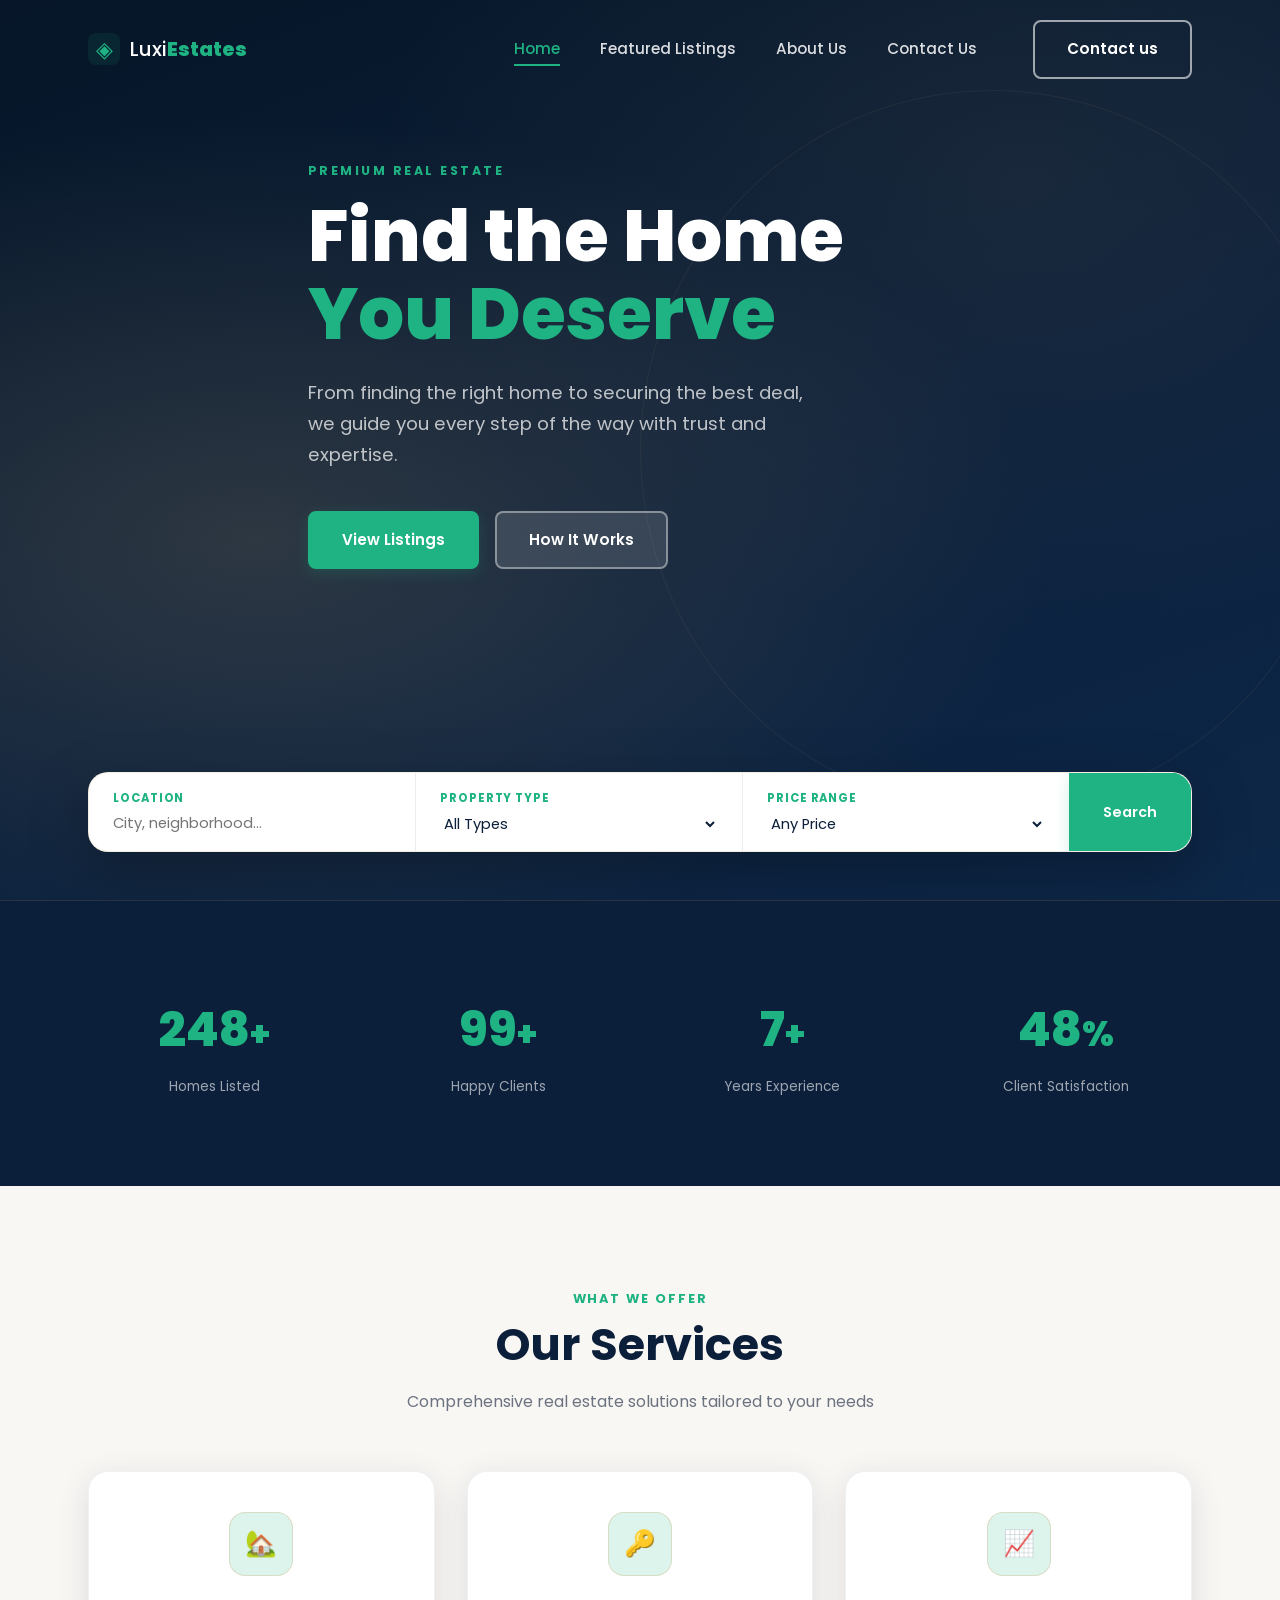
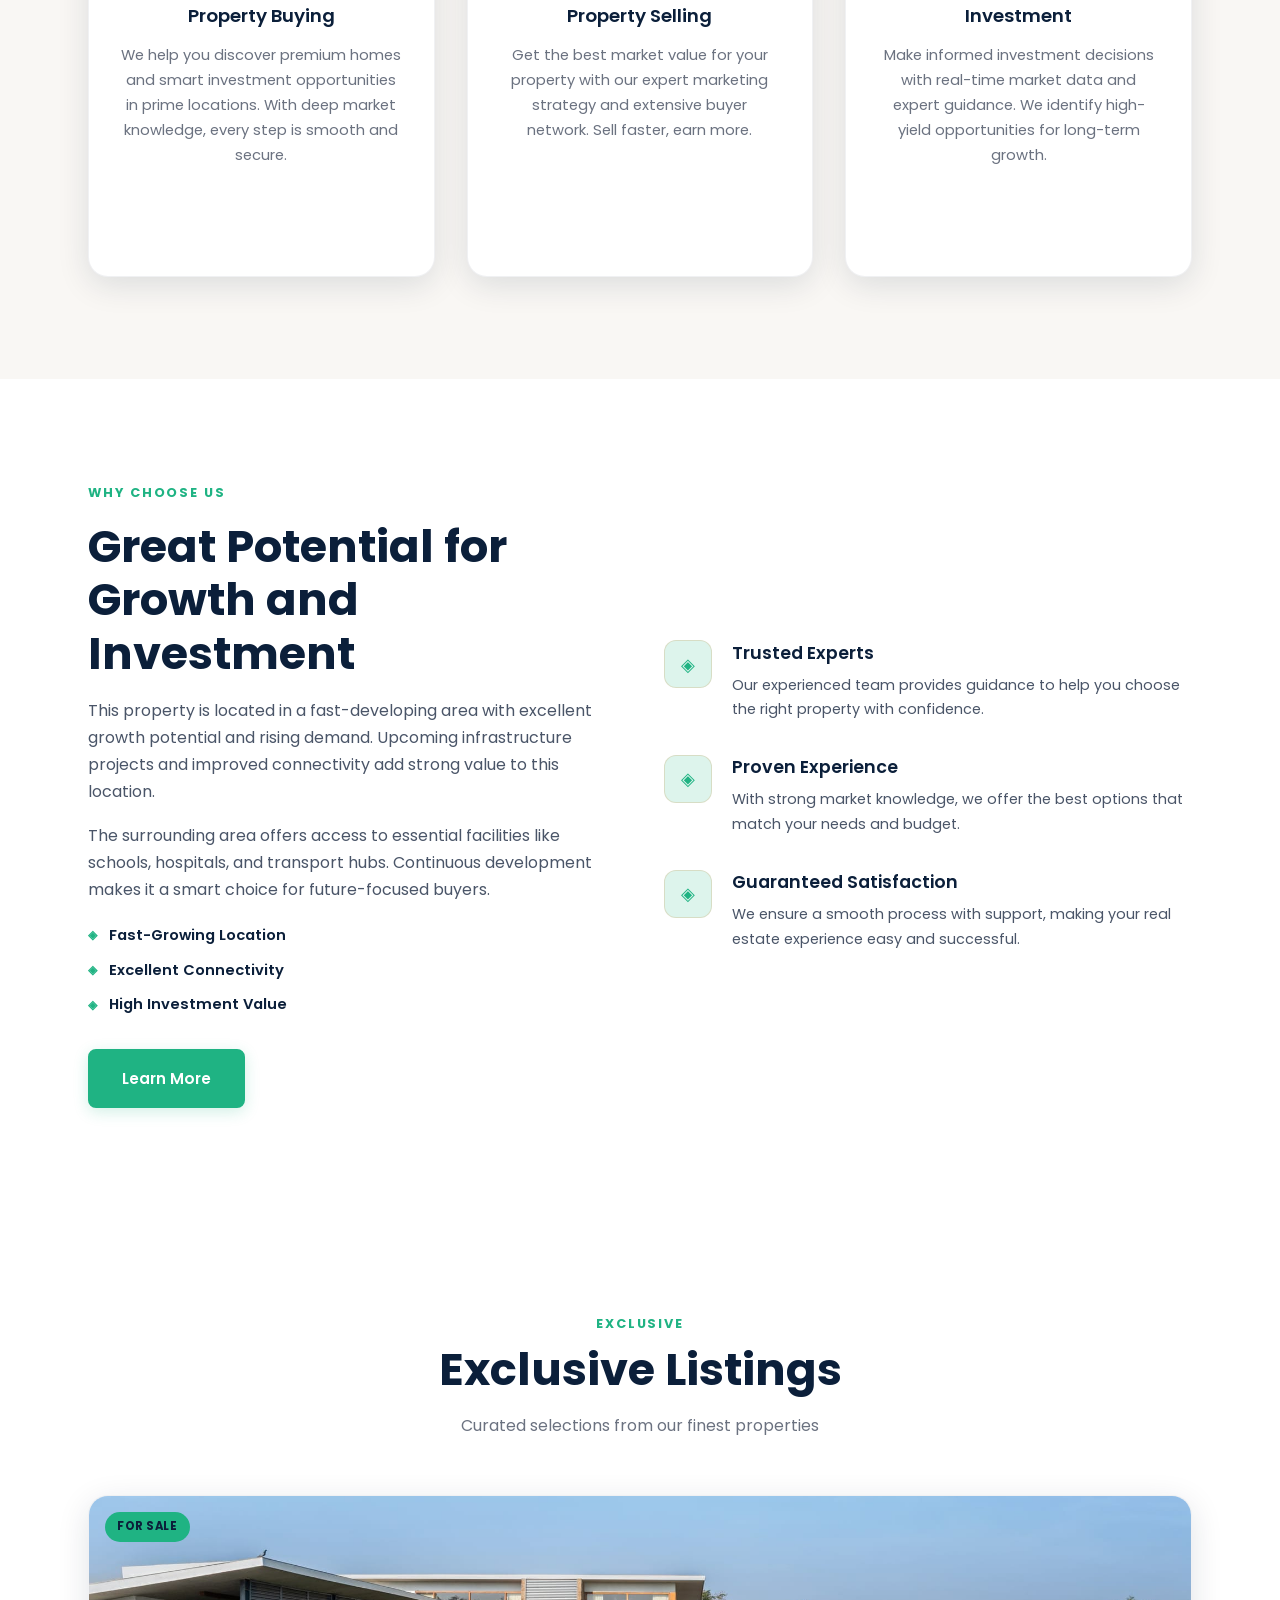
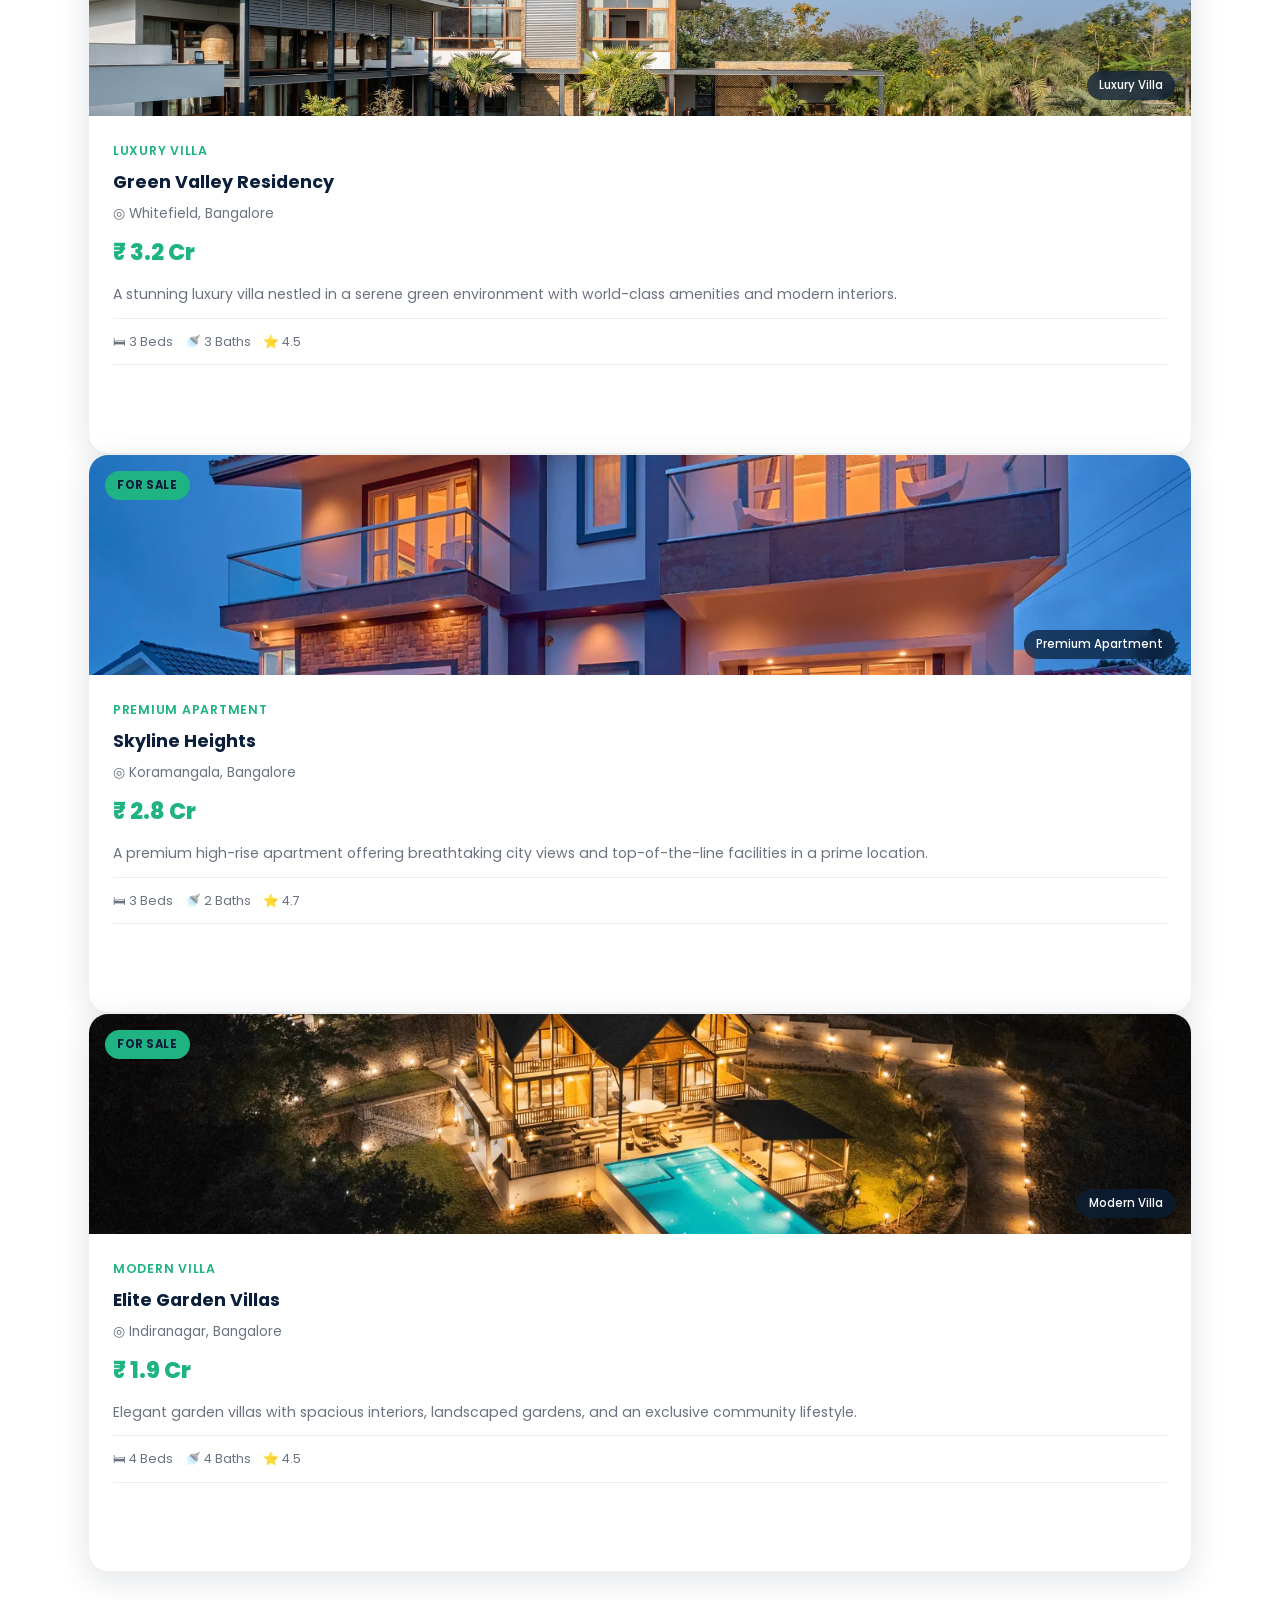
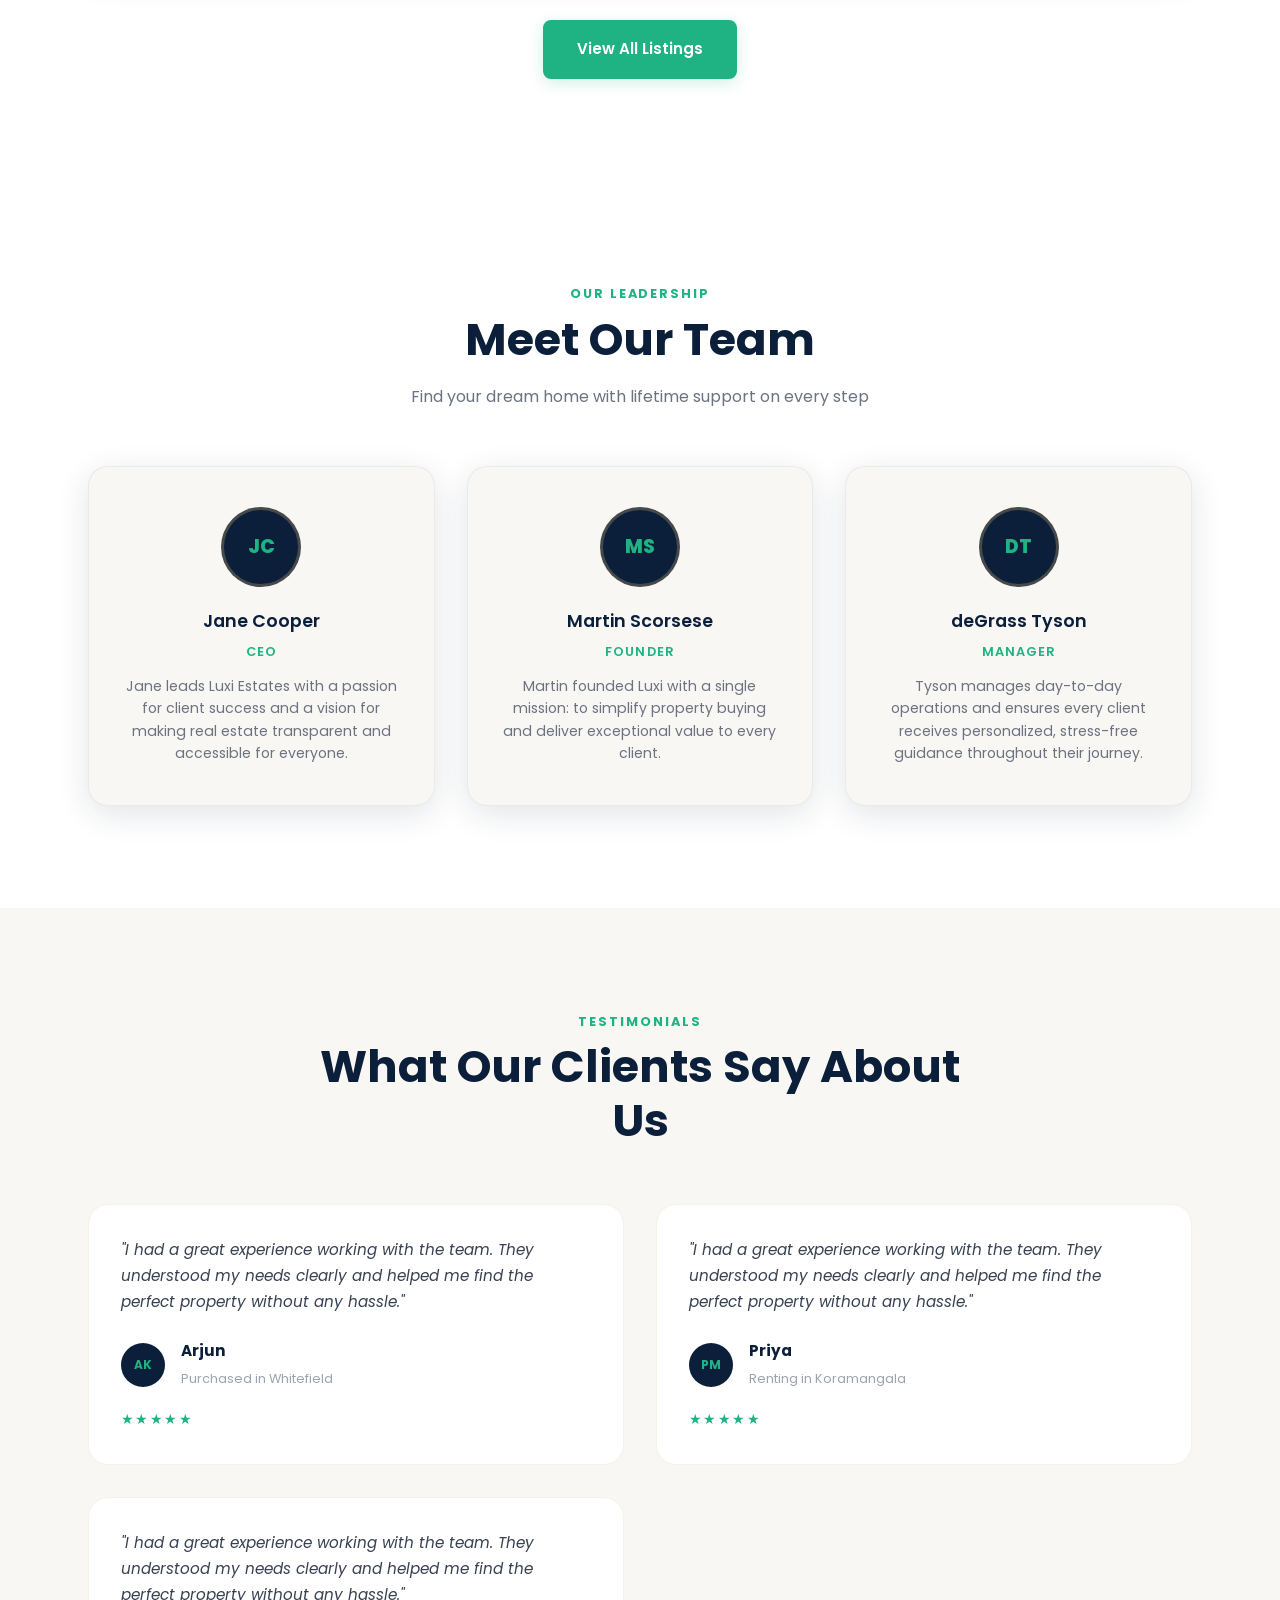
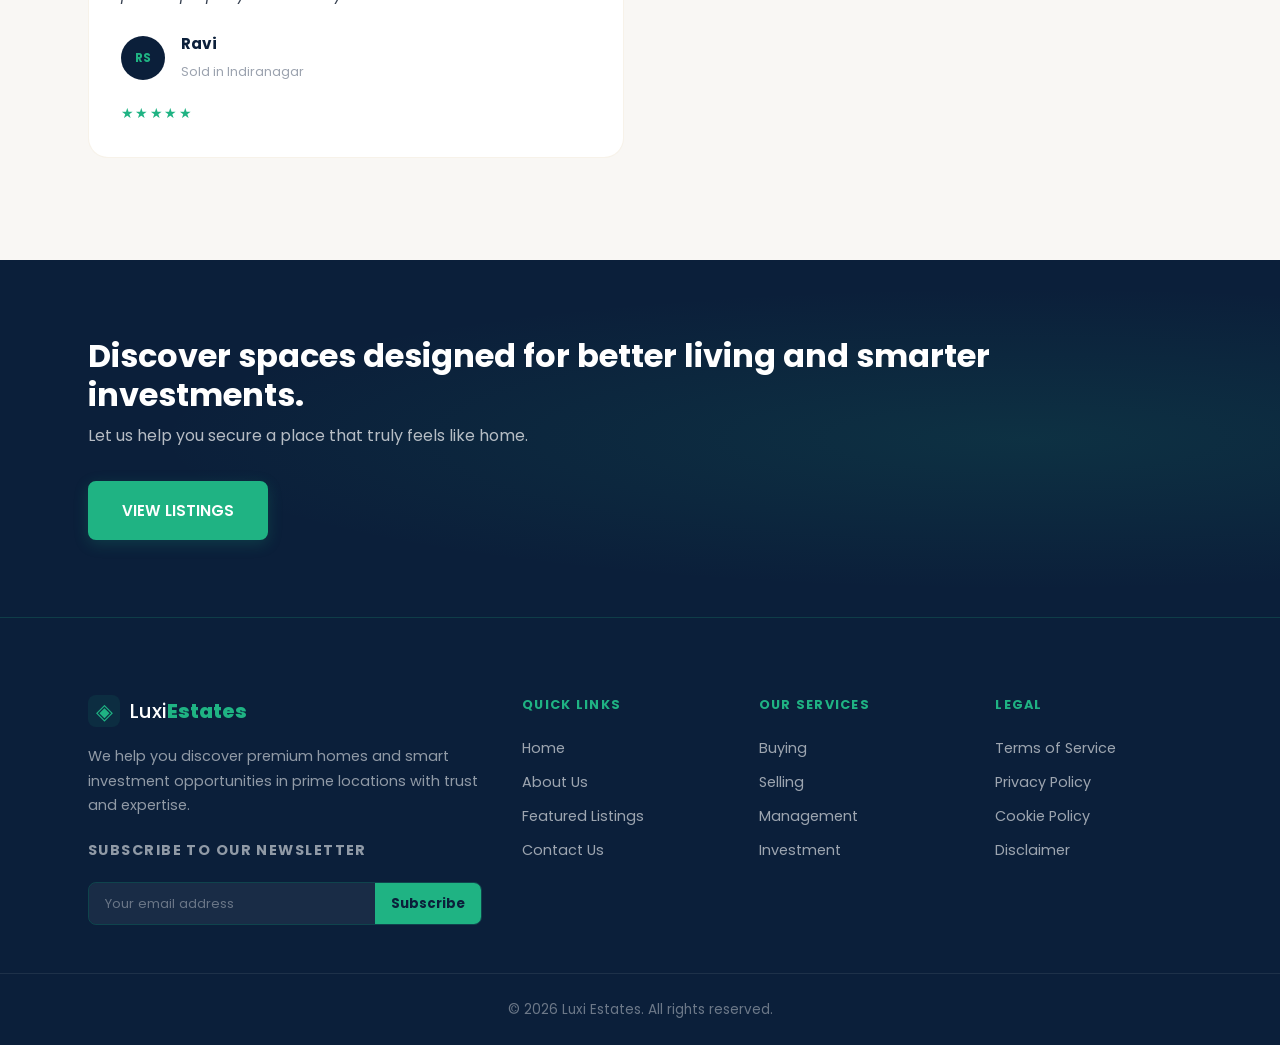
<file: index.html>
<!DOCTYPE html>
<html lang="en">
<head>
  <meta charset="UTF-8" />
  <meta name="viewport" content="width=device-width, initial-scale=1.0" />
  <title>Luxi Estates – Find Your Dream Home</title>
  <meta name="description" content="Discover premium real estate properties with Luxi Estates. Expert guidance for buying, selling, and investing in luxury homes." />
  <link rel="stylesheet" href="css/style.css" />
  <link rel="stylesheet" href="css/home.css" />
  <link href="https://fonts.googleapis.com/css2?family=Poppins:wght@300;400;500;600;700;800&display=swap" rel="stylesheet" />
</head>
<body>

  <!-- HEADER -->
  <header class="header" id="header">
    <div class="container header__inner">
      <a href="index.html" class="logo">
        <span class="logo__icon">◈</span>
        <span class="logo__text">Luxi<strong>Estates</strong></span>
      </a>
      <nav class="nav" id="nav">
        <a href="index.html" class="nav__link active">Home</a>
        <a href="listings.html" class="nav__link">Featured Listings</a>
        <a href="about.html" class="nav__link">About Us</a>
        <a href="contact.html" class="nav__link">Contact Us</a>
        <a href="contact.html" class="btn btn--outline nav__cta">Contact us</a>
      </nav>
      <button class="hamburger" id="hamburger" aria-label="Toggle menu">
        <span></span><span></span><span></span>
      </button>
    </div>
  </header>

  <!-- HERO -->
  <section class="home">
    <div class="homebg"></div>
    <div class="container homecontent">
      <p class="home__eyebrow">Premium Real Estate</p>
      <h1 class="home__title">Find the Home<br><em>You Deserve</em></h1>
      <p class="home__sub">From finding the right home to securing the best deal, we guide you every step of the way with trust and expertise.</p>
      <div class="home__actions">
        <a href="listings.html" class="btn btn--primary">View Listings</a>
        <a href="about.html" class="btn btn--ghost">How It Works</a>
      </div>
    </div>
    <div class="home__search">
      <div class="container">
        <form class="search-bar" onsubmit="handleSearch(event)">
          <div class="search-bar__group">
            <label>Location</label>
            <input type="text" placeholder="City, neighborhood..." />
          </div>
          <div class="search-bar__group">
            <label>Property Type</label>
            <select>
              <option>All Types</option>
              <option>Villa</option>
              <option>Apartment</option>
              <option>Penthouse</option>
              <option>Townhouse</option>
            </select>
          </div>
          <div class="search-bar__group">
            <label>Price Range</label>
            <select>
              <option>Any Price</option>
              <option>Under ₹50L</option>
              <option>₹50L – ₹1Cr</option>
              <option>₹1Cr – ₹3Cr</option>
              <option>Above ₹3Cr</option>
            </select>
          </div>
          <button type="submit" class="btn btn--primary search-bar__btn">Search</button>
        </form>
      </div>
    </div>
  </section>

  <!-- STATS -->
  <section class="stats">
    <div class="container stats__grid">
      <div class="stat-card fade-up">
        <span class="stat-card__num" data-target="500">0</span><span class="stat-card__suffix">+</span>
        <p>Homes Listed</p>
      </div>
      <div class="stat-card fade-up">
        <span class="stat-card__num" data-target="200">0</span><span class="stat-card__suffix">+</span>
        <p>Happy Clients</p>
      </div>
      <div class="stat-card fade-up">
        <span class="stat-card__num" data-target="15">0</span><span class="stat-card__suffix">+</span>
        <p>Years Experience</p>
      </div>
      <div class="stat-card fade-up">
        <span class="stat-card__num" data-target="98">0</span><span class="stat-card__suffix">%</span>
        <p>Client Satisfaction</p>
      </div>
    </div>
  </section>

  <!-- SERVICES -->
  <section class="section services">
    <div class="container">
      <div class="section__header fade-up">
        <p class="section__eyebrow">What We Offer</p>
        <h2 class="section__title">Our Services</h2>
        <p class="section__sub">Comprehensive real estate solutions tailored to your needs</p>
      </div>
      <div class="services-grid">
        <div class="service-card fade-up">
          <div class="service-card__icon">🏡</div>
          <h3>Property Buying</h3>
          <p>We help you discover premium homes and smart investment opportunities in prime locations. With deep market knowledge, every step is smooth and secure.</p>
          <a href="listings.html" class="btn btn--outline">Learn More</a>
        </div>
        <div class="service-card fade-up">
          <div class="service-card__icon">🔑</div>
          <h3>Property Selling</h3>
          <p>Get the best market value for your property with our expert marketing strategy and extensive buyer network. Sell faster, earn more.</p>
          <a href="contact.html" class="btn btn--outline">Learn More</a>
        </div>
        <div class="service-card fade-up">
          <div class="service-card__icon">📈</div>
          <h3>Investment</h3>
          <p>Make informed investment decisions with real-time market data and expert guidance. We identify high-yield opportunities for long-term growth.</p>
          <a href="contact.html" class="btn btn--outline">Learn More</a>
        </div>
      </div>
    </div>
  </section>

  <!-- WHY US -->
  <section class="section why-us">
    <div class="container why-us__inner">
      <div class="why-us__text fade-up">
        <p class="section__eyebrow">Why Choose Us</p>
        <h2 class="section__title">Great Potential for<br>Growth and Investment</h2>
        <p>This property is located in a fast-developing area with excellent growth potential and rising demand. Upcoming infrastructure projects and improved connectivity add strong value to this location.</p>
        <p>The surrounding area offers access to essential facilities like schools, hospitals, and transport hubs. Continuous development makes it a smart choice for future-focused buyers.</p>
        <ul class="why-us__bullets">
          <li>Fast-Growing Location</li>
          <li>Excellent Connectivity</li>
          <li>High Investment Value</li>
        </ul>
        <a href="about.html" class="btn btn--primary">Learn More</a>
      </div>
      <div class="why-us__features fade-up">
        <div class="feature">
          <div class="feature__icon">◈</div>
          <div>
            <h4>Trusted Experts</h4>
            <p>Our experienced team provides guidance to help you choose the right property with confidence.</p>
          </div>
        </div>
        <div class="feature">
          <div class="feature__icon">◈</div>
          <div>
            <h4>Proven Experience</h4>
            <p>With strong market knowledge, we offer the best options that match your needs and budget.</p>
          </div>
        </div>
        <div class="feature">
          <div class="feature__icon">◈</div>
          <div>
            <h4>Guaranteed Satisfaction</h4>
            <p>We ensure a smooth process with support, making your real estate experience easy and successful.</p>
          </div>
        </div>
      </div>
    </div>
  </section>

  <!-- FEATURED LISTINGS -->
  <section class="section featured">
    <div class="container">
      <div class="section__header fade-up">
        <p class="section__eyebrow">Exclusive</p>
        <h2 class="section__title">Exclusive Listings</h2>
        <p class="section__sub">Curated selections from our finest properties</p>
      </div>
      <div class="cards-grid">

        <article class="prop-card fade-up">
          <div class="prop-card__img-wrap">
            <img src="images/v1.jpg" class="prop-card__img" alt="Green Valley Residency">
            <span class="prop-card__badge">For Sale</span>
            <span class="prop-card__type">Luxury Villa</span>
          </div>
          <div class="prop-card__body">
            <p class="prop-card__sub-type">Luxury Villa</p>
            <h3 class="prop-card__title">Green Valley Residency</h3>
            <p class="prop-card__loc">◎ Whitefield, Bangalore</p>
            <p class="prop-card__price">₹ 3.2 Cr</p>
            <p class="prop-card__desc">A stunning luxury villa nestled in a serene green environment with world-class amenities and modern interiors.</p>
            <div class="prop-card__meta">
              <span>🛏 3 Beds</span>
              <span>🚿 3 Baths</span>
              <span>⭐ 4.5</span>
            </div>
            <a href="property-detail.html?id=1" class="btn btn--outline prop-card__btn">Read more</a>
          </div>
        </article>

        <article class="prop-card fade-up">
          <div class="prop-card__img-wrap">
            <img src="images/v2.webp" class="prop-card__img" alt="Skyline Heights">
            <span class="prop-card__badge">For Sale</span>
            <span class="prop-card__type">Premium Apartment</span>
          </div>
          <div class="prop-card__body">
            <p class="prop-card__sub-type">Premium Apartment</p>
            <h3 class="prop-card__title">Skyline Heights</h3>
            <p class="prop-card__loc">◎ Koramangala, Bangalore</p>
            <p class="prop-card__price">₹ 2.8 Cr</p>
            <p class="prop-card__desc">A premium high-rise apartment offering breathtaking city views and top-of-the-line facilities in a prime location.</p>
            <div class="prop-card__meta">
              <span>🛏 3 Beds</span>
              <span>🚿 2 Baths</span>
              <span>⭐ 4.7</span>
            </div>
            <a href="property-detail.html?id=2" class="btn btn--outline prop-card__btn">Read more</a>
          </div>
        </article>

        <article class="prop-card fade-up">
          <div class="prop-card__img-wrap">
            <img src="images/v3.webp" class="prop-card__img" alt="Elite Garden Villas">
            <span class="prop-card__badge">For Sale</span>
            <span class="prop-card__type">Modern Villa</span>
          </div>
          <div class="prop-card__body">
            <p class="prop-card__sub-type">Modern Villa</p>
            <h3 class="prop-card__title">Elite Garden Villas</h3>
            <p class="prop-card__loc">◎ Indiranagar, Bangalore</p>
            <p class="prop-card__price">₹ 1.9 Cr</p>
            <p class="prop-card__desc">Elegant garden villas with spacious interiors, landscaped gardens, and an exclusive community lifestyle.</p>
            <div class="prop-card__meta">
              <span>🛏 4 Beds</span>
              <span>🚿 4 Baths</span>
              <span>⭐ 4.5</span>
            </div>
            <a href="property-detail.html?id=3" class="btn btn--outline prop-card__btn">Read more</a>
          </div>
        </article>

      </div>
      <div class="section__cta fade-up">
        <a href="listings.html" class="btn btn--primary">View All Listings</a>
      </div>
    </div>
  </section>

  <!-- TEAM -->
  <section class="section team">
    <div class="container">
      <div class="section__header fade-up">
        <p class="section__eyebrow">Our Leadership</p>
        <h2 class="section__title">Meet Our Team</h2>
        <p class="section__sub">Find your dream home with lifetime support on every step</p>
      </div>
      <div class="team-grid">
        <div class="team-card fade-up">
          <div class="team-card__avatar">JC</div>
          <h4>Jane Cooper</h4>
          <p class="team-card__role">CEO</p>
          <p class="team-card__bio">Jane leads Luxi Estates with a passion for client success and a vision for making real estate transparent and accessible for everyone.</p>
        </div>
        <div class="team-card fade-up">
          <div class="team-card__avatar">MS</div>
          <h4>Martin Scorsese</h4>
          <p class="team-card__role">Founder</p>
          <p class="team-card__bio">Martin founded Luxi with a single mission: to simplify property buying and deliver exceptional value to every client.</p>
        </div>
        <div class="team-card fade-up">
          <div class="team-card__avatar">DT</div>
          <h4>deGrass Tyson</h4>
          <p class="team-card__role">Manager</p>
          <p class="team-card__bio">Tyson manages day-to-day operations and ensures every client receives personalized, stress-free guidance throughout their journey.</p>
        </div>
      </div>
    </div>
  </section>

  <!-- TESTIMONIALS -->
  <section class="section testimonials">
    <div class="container">
      <div class="section__header fade-up">
        <p class="section__eyebrow">Testimonials</p>
        <h2 class="section__title">What Our Clients Say About Us</h2>
      </div>
      <div class="testi-grid fade-up">
        <div class="testi-card">
          <p class="testi-card__quote">"I had a great experience working with the team. They understood my needs clearly and helped me find the perfect property without any hassle."</p>
          <div class="testi-card__author">
            <div class="testi-card__avatar">AK</div>
            <div>
              <strong>Arjun</strong>
              <span>Purchased in Whitefield</span>
            </div>
          </div>
          <div class="testi-card__stars">★★★★★</div>
        </div>
        <div class="testi-card">
          <p class="testi-card__quote">"I had a great experience working with the team. They understood my needs clearly and helped me find the perfect property without any hassle."</p>
          <div class="testi-card__author">
            <div class="testi-card__avatar">PM</div>
            <div>
              <strong>Priya</strong>
              <span>Renting in Koramangala</span>
            </div>
          </div>
          <div class="testi-card__stars">★★★★★</div>
        </div>
        <div class="testi-card">
          <p class="testi-card__quote">"I had a great experience working with the team. They understood my needs clearly and helped me find the perfect property without any hassle."</p>
          <div class="testi-card__author">
            <div class="testi-card__avatar">RS</div>
            <div>
              <strong>Ravi</strong>
              <span>Sold in Indiranagar</span>
            </div>
          </div>
          <div class="testi-card__stars">★★★★★</div>
        </div>
      </div>
    </div>
  </section>

  <!-- CTA BANNER -->
  <section class="cta-banner fade-up">
    <div class="container cta-banner__inner">
      <div>
        <h2>Discover spaces designed for better living and smarter investments.</h2>
        <p>Let us help you secure a place that truly feels like home.</p>
      </div>
      <a href="listings.html" class="btn btn--primary">VIEW LISTINGS</a>
    </div>
  </section>

  <!-- FOOTER -->
  <footer class="footer">
    <div class="container footer__grid">
      <div class="footer__brand">
        <a href="index.html" class="logo logo--light">
          <span class="logo__icon">◈</span>
          <span class="logo__text">Luxi<strong>Estates</strong></span>
        </a>
        <p>We help you discover premium homes and smart investment opportunities in prime locations with trust and expertise.</p>
        <p class="footer__newsletter-label">Subscribe to Our Newsletter</p>
        <form class="footer__newsletter-form" onsubmit="event.preventDefault()">
          <input type="email" placeholder="Your email address" />
          <button type="submit">Subscribe</button>
        </form>
      </div>
      <div class="footer__col">
        <h5>Quick Links</h5>
        <a href="index.html">Home</a>
        <a href="about.html">About Us</a>
        <a href="listings.html">Featured Listings</a>
        <a href="contact.html">Contact Us</a>
      </div>
      <div class="footer__col">
        <h5>Our Services</h5>
        <a href="contact.html">Buying</a>
        <a href="contact.html">Selling</a>
        <a href="contact.html">Management</a>
        <a href="contact.html">Investment</a>
      </div>
      <div class="footer__col">
        <h5>Legal</h5>
        <a href="#">Terms of Service</a>
        <a href="#">Privacy Policy</a>
        <a href="#">Cookie Policy</a>
        <a href="#">Disclaimer</a>
      </div>
    </div>
    <div class="footer__bottom">
      <p>© 2026 Luxi Estates. All rights reserved.</p>
    </div>
  </footer>

  <script src="js/main.js"></script>
</body>
</html>
</file>
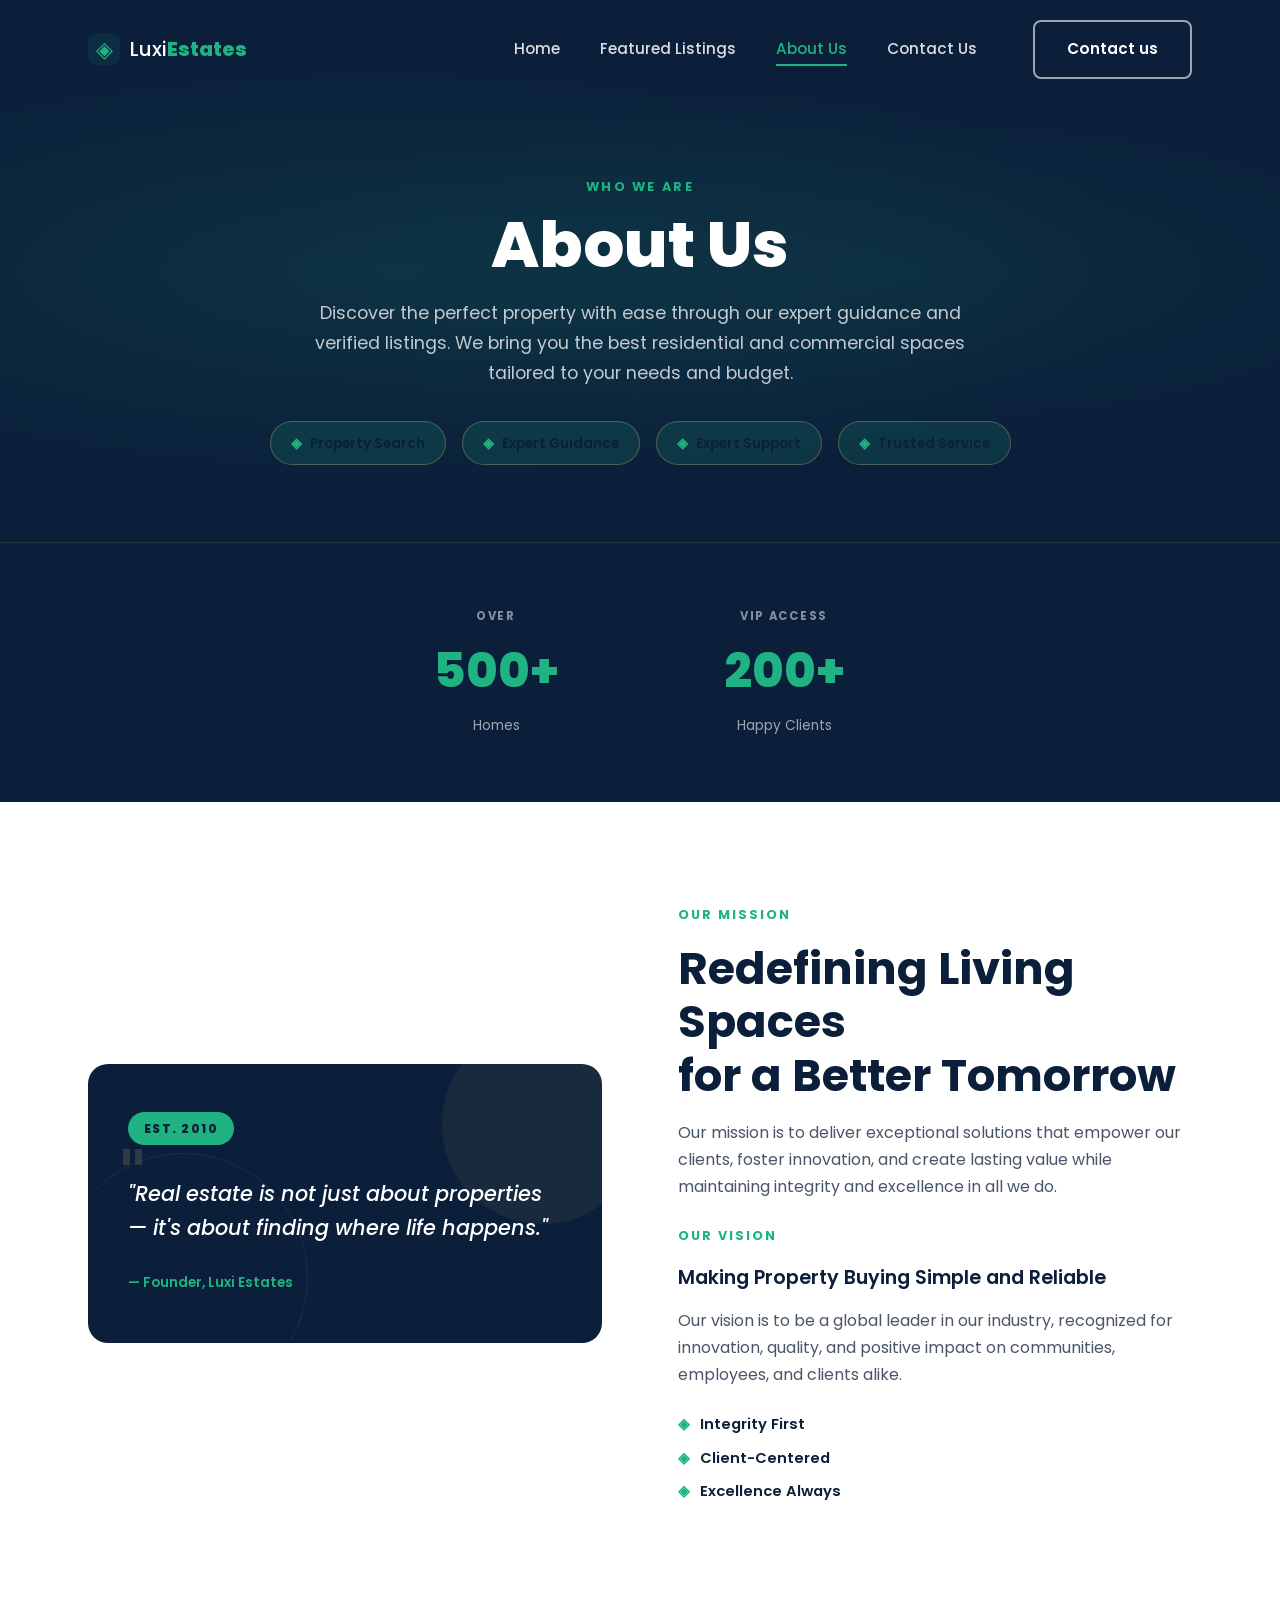
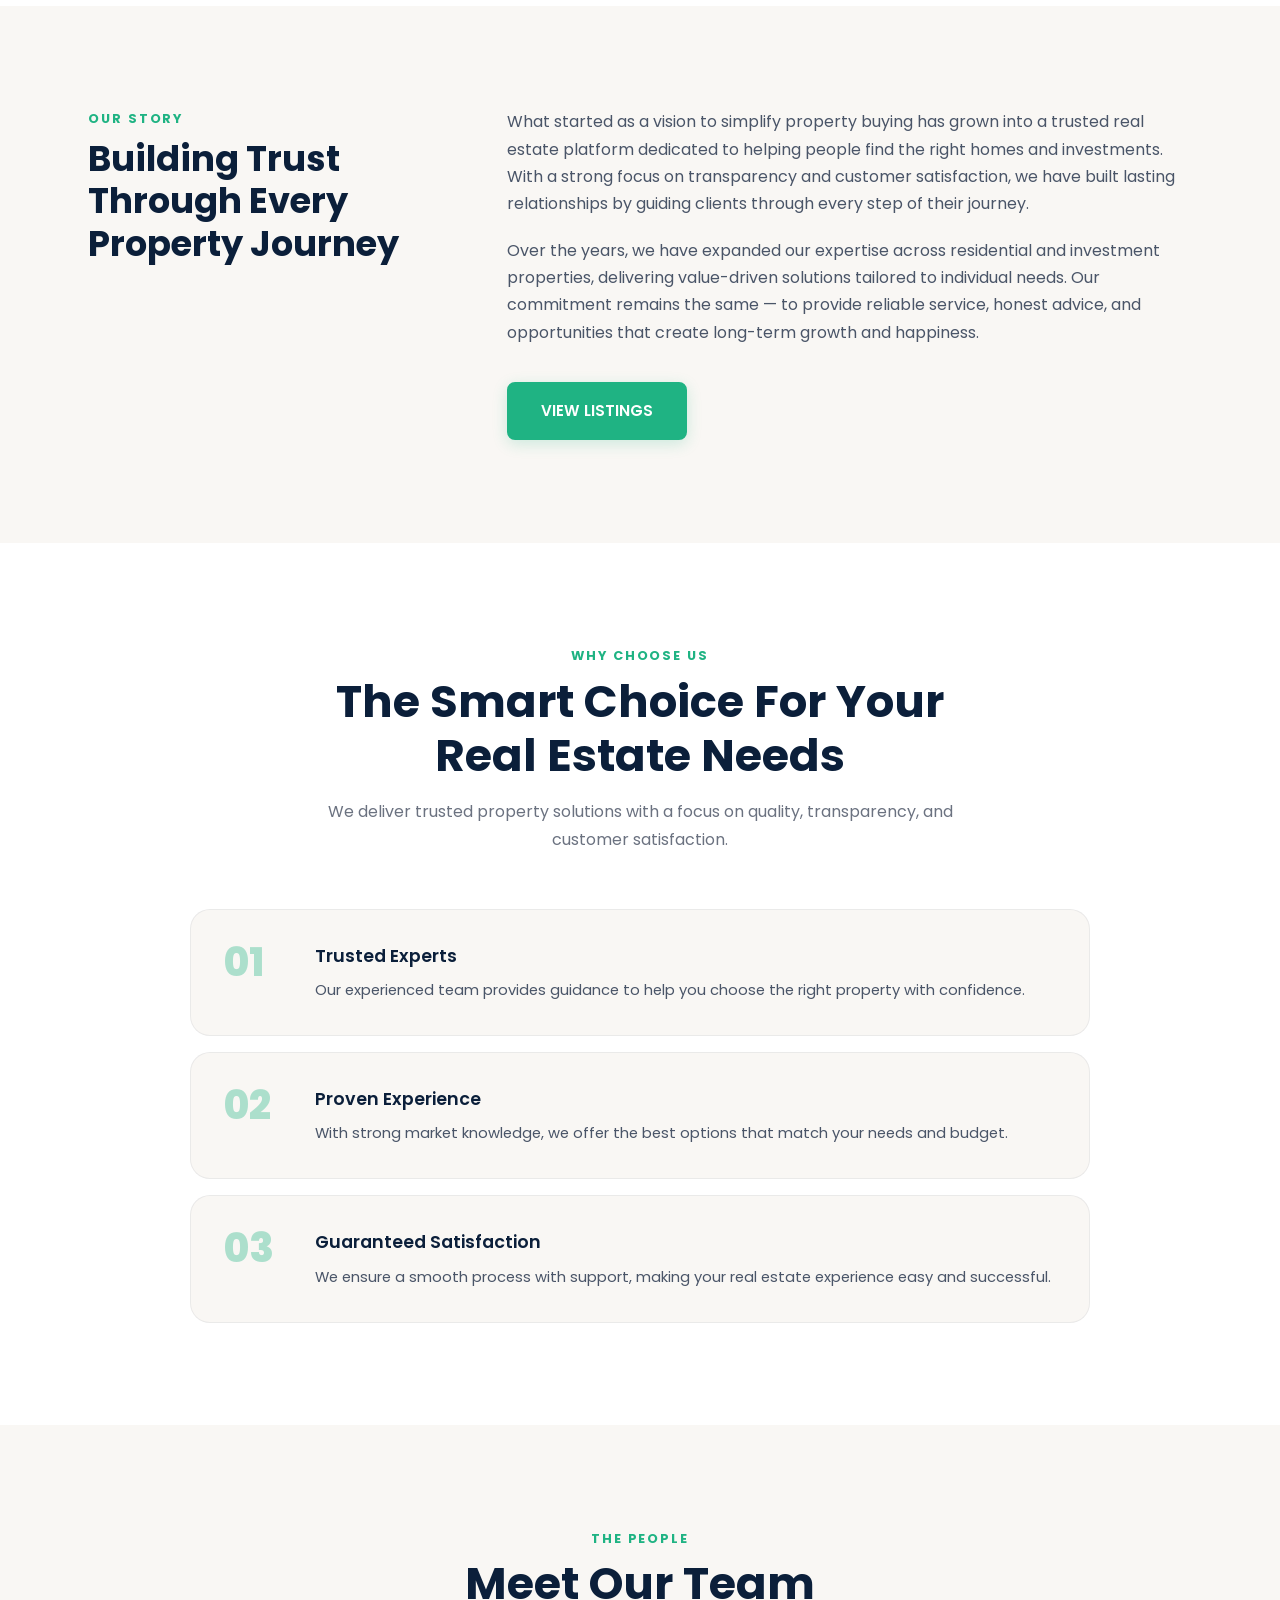
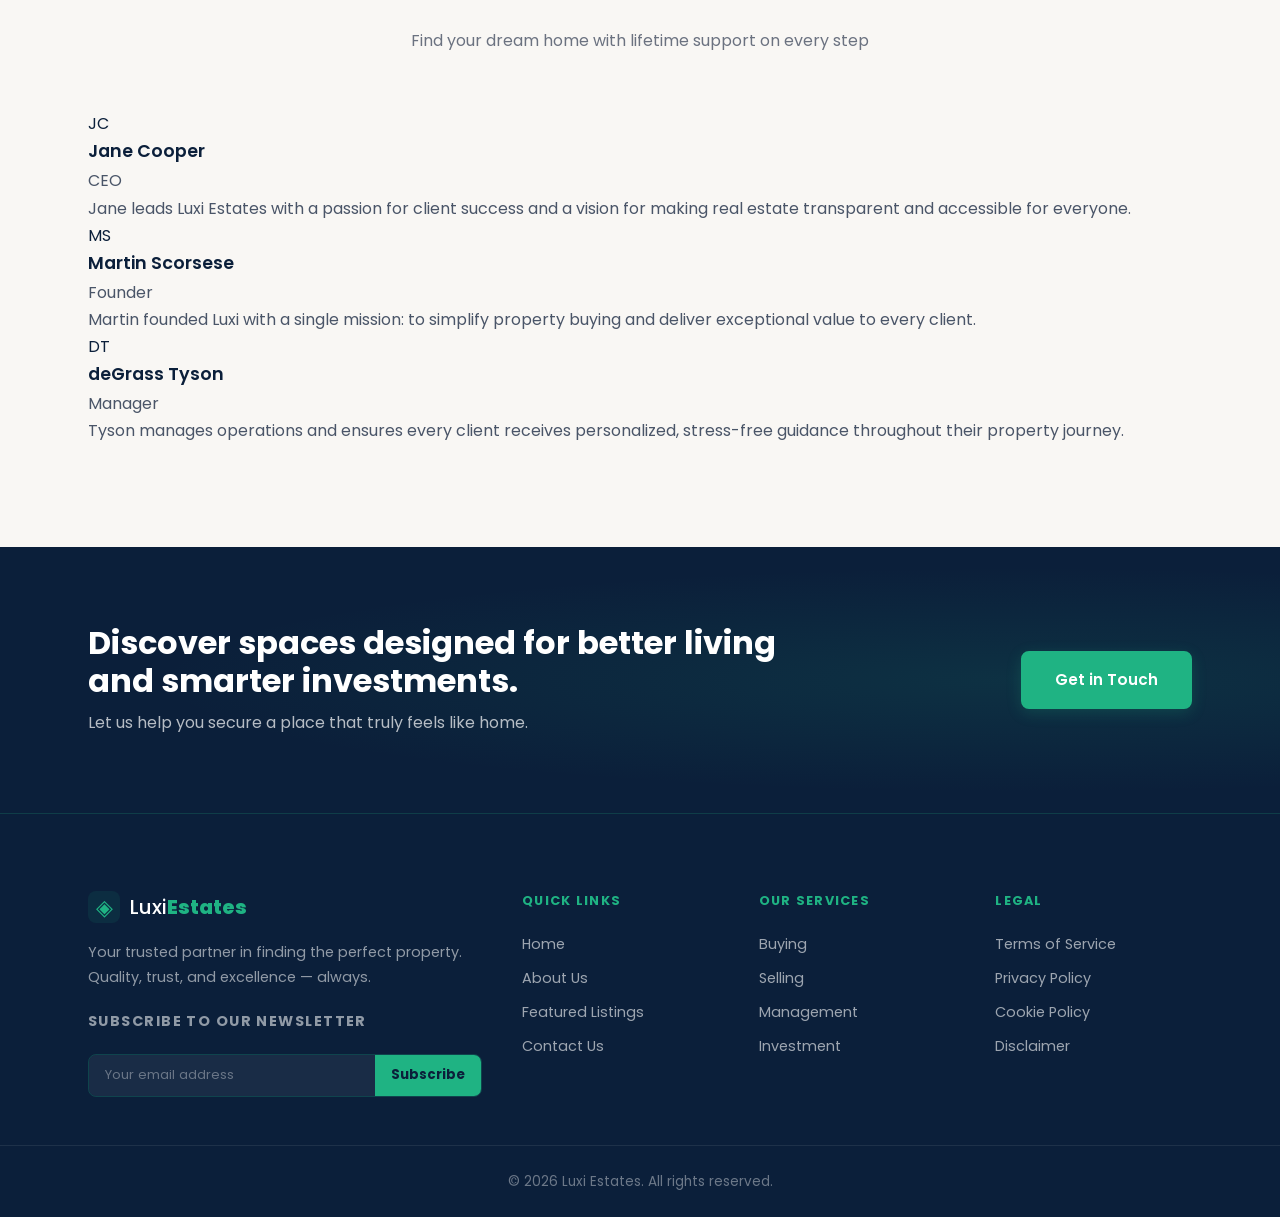
<file: about.html>
<!doctype html>
<html lang="en">
  <head>
    <meta charset="UTF-8" />
    <meta name="viewport" content="width=device-width, initial-scale=1.0" />
    <title>About Us – Luxi Estates</title>
    <meta name="description" content="Learn about Luxi Estates – our mission, vision, team, and commitment to making real estate transparent and stress-free." />
    <link rel="stylesheet" href="css/style.css" />
    <link rel="stylesheet" href="css/about.css" />
    <link
      href="https://fonts.googleapis.com/css2?family=Poppins:wght@300;400;500;600;700;800&display=swap"
      rel="stylesheet"
    />
  </head>
  <body>
    <!-- HEADER -->
    <header class="header" id="header">
      <div class="container header__inner">
        <a href="index.html" class="logo">
          <span class="logo__icon">◈</span>
          <span class="logo__text">Luxi<strong>Estates</strong></span>
        </a>
        <nav class="nav" id="nav">
          <a href="index.html" class="nav__link">Home</a>
          <a href="listings.html" class="nav__link">Featured Listings</a>
          <a href="about.html" class="nav__link active">About Us</a>
          <a href="contact.html" class="nav__link">Contact Us</a>
          <a href="contact.html" class="btn btn--outline nav__cta">Contact us</a>
        </nav>
        <button class="hamburger" id="hamburger" aria-label="Toggle menu">
          <span></span><span></span><span></span>
        </button>
      </div>
    </header>

    <!-- PAGE HERO -->
    <section class="page-hero">
      <div class="container">
        <p class="page-hero__eyebrow fade-up">Who We Are</p>
        <h1 class="page-hero__title fade-up">About Us</h1>
        <p class="page-hero__sub fade-up">
          Discover the perfect property with ease through our expert guidance and verified listings. We bring you the best residential and commercial spaces tailored to your needs and budget.
        </p>
        <div class="feature-badges fade-up">
          <span class="feature-badge">
            <span class="feature-badge__icon">◈</span> Property Search
          </span>
          <span class="feature-badge">
            <span class="feature-badge__icon">◈</span> Expert Guidance
          </span>
          <span class="feature-badge">
            <span class="feature-badge__icon">◈</span> Expert Support
          </span>
          <span class="feature-badge">
            <span class="feature-badge__icon">◈</span> Trusted Service
          </span>
        </div>
      </div>
    </section>

    <!-- ABOUT STATS -->
    <section class="about-stats">
      <div class="container about-stats__grid">
        <div class="fade-up">
          <p class="about-stat__label-top">Over</p>
          <div class="about-stat__num">500+</div>
          <p class="about-stat__label-bot">Homes</p>
        </div>
        <div class="fade-up">
          <p class="about-stat__label-top">VIP Access</p>
          <div class="about-stat__num">200+</div>
          <p class="about-stat__label-bot">Happy Clients</p>
        </div>
      </div>
    </section>

    <!-- MISSION -->
    <section class="section mission">
      <div class="container mission__inner">
        <div class="mission__visual fade-up">
          <div class="mission__visual-box">
            <div class="mission__badge">Est. 2010</div>
            <p class="mission__quote">
              "Real estate is not just about properties — it's about finding where life happens."
            </p>
            <span class="mission__sig">— Founder, Luxi Estates</span>
          </div>
        </div>
        <div class="mission__text fade-up">
          <p class="section__eyebrow">Our Mission</p>
          <h2 class="section__title">Redefining Living Spaces<br>for a Better Tomorrow</h2>
          <p>
            Our mission is to deliver exceptional solutions that empower our clients, foster innovation, and create lasting value while maintaining integrity and excellence in all we do.
          </p>
          <p class="section__eyebrow" style="margin-top:1.5rem">Our Vision</p>
          <h3 style="color:var(--navy);margin-bottom:0.75rem;font-size:1.2rem;">Making Property Buying Simple and Reliable</h3>
          <p>
            Our vision is to be a global leader in our industry, recognized for innovation, quality, and positive impact on communities, employees, and clients alike.
          </p>
          <div class="mission__vals">
            <div class="mission__val"><span>◈</span> Integrity First</div>
            <div class="mission__val"><span>◈</span> Client-Centered</div>
            <div class="mission__val"><span>◈</span> Excellence Always</div>
          </div>
        </div>
      </div>
    </section>

    <!-- STORY -->
    <section class="section story">
      <div class="container story__inner">
        <div class="story__label fade-up">
          <p class="section__eyebrow">Our Story</p>
          <h2>Building Trust Through Every Property Journey</h2>
        </div>
        <div class="story__content fade-up">
          <p>
            What started as a vision to simplify property buying has grown into a trusted real estate platform dedicated to helping people find the right homes and investments. With a strong focus on transparency and customer satisfaction, we have built lasting relationships by guiding clients through every step of their journey.
          </p>
          <p>
            Over the years, we have expanded our expertise across residential and investment properties, delivering value-driven solutions tailored to individual needs. Our commitment remains the same — to provide reliable service, honest advice, and opportunities that create long-term growth and happiness.
          </p>
          <a href="listings.html" class="btn btn--primary" style="margin-top:1rem">VIEW LISTINGS</a>
        </div>
      </div>
    </section>

    <!-- WHY CHOOSE US -->
    <section class="section why-about">
      <div class="container">
        <div class="section__header fade-up">
          <p class="section__eyebrow">Why Choose Us</p>
          <h2 class="section__title">The Smart Choice For Your<br>Real Estate Needs</h2>
          <p class="section__sub">We deliver trusted property solutions with a focus on quality, transparency, and customer satisfaction.</p>
        </div>
        <div class="why-about__inner fade-up">
          <div class="why-card">
            <div class="why-card__num">01</div>
            <div>
              <h4>Trusted Experts</h4>
              <p>Our experienced team provides guidance to help you choose the right property with confidence.</p>
            </div>
          </div>
          <div class="why-card">
            <div class="why-card__num">02</div>
            <div>
              <h4>Proven Experience</h4>
              <p>With strong market knowledge, we offer the best options that match your needs and budget.</p>
            </div>
          </div>
          <div class="why-card">
            <div class="why-card__num">03</div>
            <div>
              <h4>Guaranteed Satisfaction</h4>
              <p>We ensure a smooth process with support, making your real estate experience easy and successful.</p>
            </div>
          </div>
        </div>
      </div>
    </section>

    <!-- TEAM -->
    <section class="section team">
      <div class="container">
        <div class="section__header fade-up">
          <p class="section__eyebrow">The People</p>
          <h2 class="section__title">Meet Our Team</h2>
          <p class="section__sub">Find your dream home with lifetime support on every step</p>
        </div>
        <div class="team-grid fade-up">
          <div class="team-card">
            <div class="team-card__avatar">JC</div>
            <h4>Jane Cooper</h4>
            <p class="team-card__role">CEO</p>
            <p class="team-card__bio">Jane leads Luxi Estates with a passion for client success and a vision for making real estate transparent and accessible for everyone.</p>
          </div>
          <div class="team-card">
            <div class="team-card__avatar">MS</div>
            <h4>Martin Scorsese</h4>
            <p class="team-card__role">Founder</p>
            <p class="team-card__bio">Martin founded Luxi with a single mission: to simplify property buying and deliver exceptional value to every client.</p>
          </div>
          <div class="team-card">
            <div class="team-card__avatar">DT</div>
            <h4>deGrass Tyson</h4>
            <p class="team-card__role">Manager</p>
            <p class="team-card__bio">Tyson manages operations and ensures every client receives personalized, stress-free guidance throughout their property journey.</p>
          </div>
        </div>
      </div>
    </section>

    <!-- CTA BANNER -->
    <section class="cta-banner fade-up">
      <div class="container cta-banner__inner">
        <div>
          <h2>Discover spaces designed for better living<br>and smarter investments.</h2>
          <p>Let us help you secure a place that truly feels like home.</p>
        </div>
        <a href="contact.html" class="btn btn--primary">Get in Touch</a>
      </div>
    </section>

    <!-- FOOTER -->
    <footer class="footer">
      <div class="container footer__grid">
        <div class="footer__brand">
          <a href="index.html" class="logo logo--light">
            <span class="logo__icon">◈</span>
            <span class="logo__text">Luxi<strong>Estates</strong></span>
          </a>
          <p>Your trusted partner in finding the perfect property. Quality, trust, and excellence — always.</p>
          <p class="footer__newsletter-label">Subscribe to Our Newsletter</p>
          <form class="footer__newsletter-form" onsubmit="event.preventDefault()">
            <input type="email" placeholder="Your email address" />
            <button type="submit">Subscribe</button>
          </form>
        </div>
        <div class="footer__col">
          <h5>Quick Links</h5>
          <a href="index.html">Home</a>
          <a href="about.html">About Us</a>
          <a href="listings.html">Featured Listings</a>
          <a href="contact.html">Contact Us</a>
        </div>
        <div class="footer__col">
          <h5>Our Services</h5>
          <a href="contact.html">Buying</a>
          <a href="contact.html">Selling</a>
          <a href="contact.html">Management</a>
          <a href="contact.html">Investment</a>
        </div>
        <div class="footer__col">
          <h5>Legal</h5>
          <a href="#">Terms of Service</a>
          <a href="#">Privacy Policy</a>
          <a href="#">Cookie Policy</a>
          <a href="#">Disclaimer</a>
        </div>
      </div>
      <div class="footer__bottom">
        <p>© 2026 Luxi Estates. All rights reserved.</p>
      </div>
    </footer>

    <script src="js/main.js"></script>
  </body>
</html>
</file>
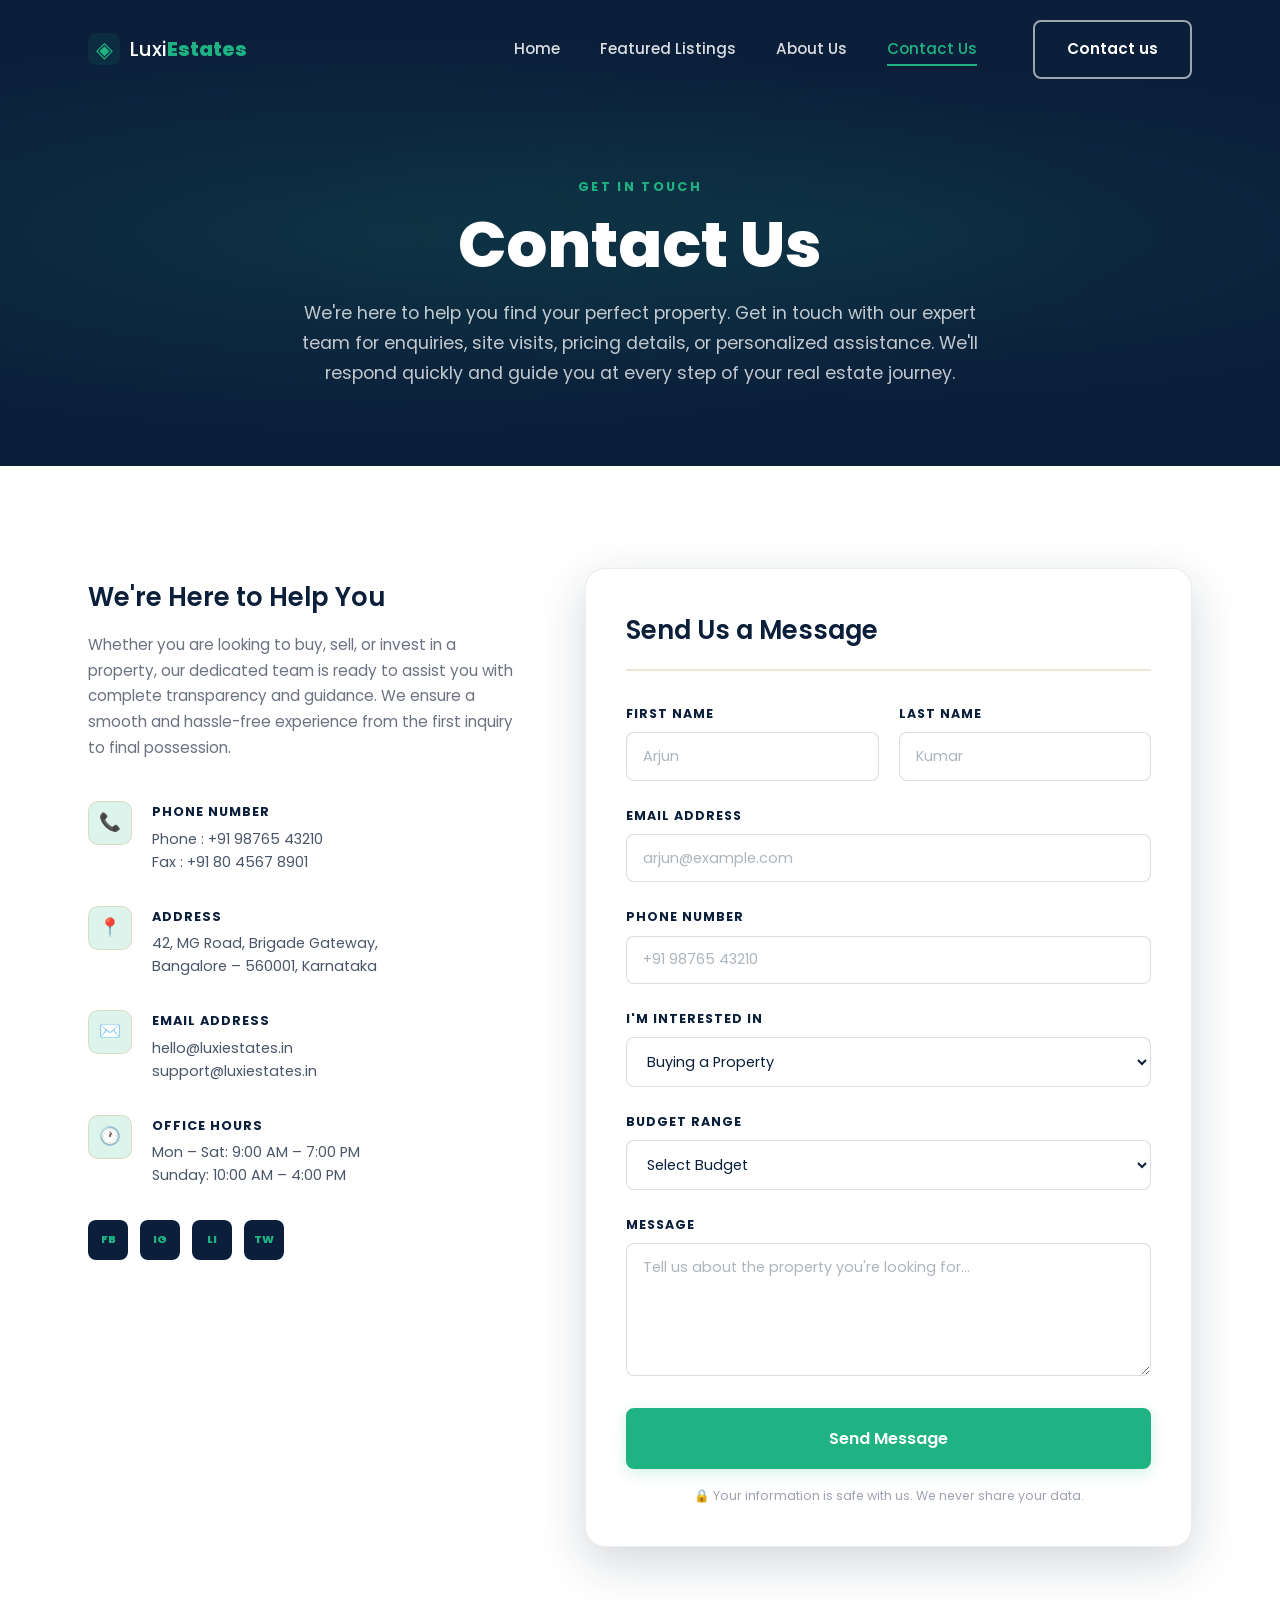
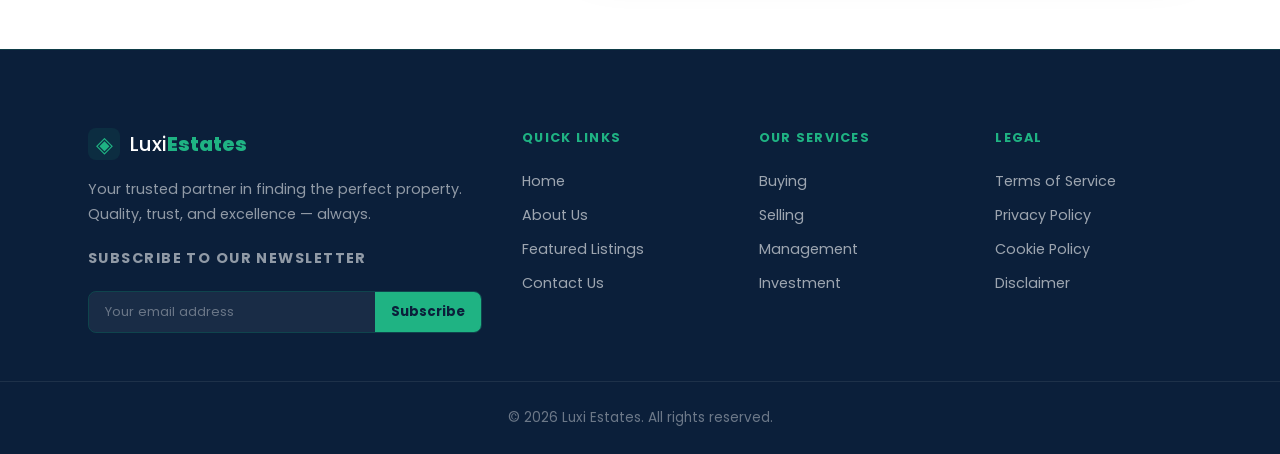
<file: contact.html>
<!DOCTYPE html>
<html lang="en">
<head>
  <meta charset="UTF-8" />
  <meta name="viewport" content="width=device-width, initial-scale=1.0" />
  <title>Contact Us – Luxi Estates</title>
  <meta name="description" content="Get in touch with Luxi Estates. We're here to help you find your perfect property — contact us for enquiries, site visits, or personalized assistance." />
  <link rel="stylesheet" href="css/style.css" />
  <link rel="stylesheet" href="css/contact.css" />
  <link href="https://fonts.googleapis.com/css2?family=Poppins:wght@300;400;500;600;700;800&display=swap" rel="stylesheet" />
</head>
<body>

  <!-- HEADER -->
  <header class="header" id="header">
    <div class="container header__inner">
      <a href="index.html" class="logo">
        <span class="logo__icon">◈</span>
        <span class="logo__text">Luxi<strong>Estates</strong></span>
      </a>
      <nav class="nav" id="nav">
        <a href="index.html" class="nav__link">Home</a>
        <a href="listings.html" class="nav__link">Featured Listings</a>
        <a href="about.html" class="nav__link">About Us</a>
        <a href="contact.html" class="nav__link active">Contact Us</a>
        <a href="contact.html" class="btn btn--outline nav__cta">Contact us</a>
      </nav>
      <button class="hamburger" id="hamburger" aria-label="Toggle menu">
        <span></span><span></span><span></span>
      </button>
    </div>
  </header>

  <!-- PAGE HERO -->
  <section class="page-hero">
    <div class="container">
      <p class="page-hero__eyebrow fade-up">Get in Touch</p>
      <h1 class="page-hero__title fade-up">Contact Us</h1>
      <p class="page-hero__sub fade-up">We're here to help you find your perfect property. Get in touch with our expert team for enquiries, site visits, pricing details, or personalized assistance. We'll respond quickly and guide you at every step of your real estate journey.</p>
    </div>
  </section>

  <!-- CONTACT SECTION -->
  <section class="section contact-section">
    <div class="container contact-layout">

      <!-- CONTACT INFO -->
      <div class="contact-info fade-up">
        <h3>We're Here to Help You</h3>
        <p>Whether you are looking to buy, sell, or invest in a property, our dedicated team is ready to assist you with complete transparency and guidance. We ensure a smooth and hassle-free experience from the first inquiry to final possession.</p>

        <div class="contact-detail">
          <div class="contact-detail__icon">📞</div>
          <div>
            <strong>Phone Number</strong>
            <p>Phone : +91 98765 43210<br />Fax : +91 80 4567 8901</p>
          </div>
        </div>

        <div class="contact-detail">
          <div class="contact-detail__icon">📍</div>
          <div>
            <strong>Address</strong>
            <p>42, MG Road, Brigade Gateway,<br />Bangalore – 560001, Karnataka</p>
          </div>
        </div>

        <div class="contact-detail">
          <div class="contact-detail__icon">✉️</div>
          <div>
            <strong>Email Address</strong>
            <p>hello@luxiestates.in<br />support@luxiestates.in</p>
          </div>
        </div>

        <div class="contact-detail">
          <div class="contact-detail__icon">🕐</div>
          <div>
            <strong>Office Hours</strong>
            <p>Mon – Sat: 9:00 AM – 7:00 PM<br />Sunday: 10:00 AM – 4:00 PM</p>
          </div>
        </div>

        <div class="contact-socials">
          <a href="#" class="social-link">FB</a>
          <a href="#" class="social-link">IG</a>
          <a href="#" class="social-link">LI</a>
          <a href="#" class="social-link">TW</a>
        </div>
      </div>

      <!-- CONTACT FORM -->
      <div class="contact-form-wrap fade-up">
        <form class="contact-form" id="contactForm" onsubmit="handleContactForm(event)">
          <h3>Send Us a Message</h3>
          <div class="form-row">
            <div class="form-group">
              <label for="fname">First Name</label>
              <input type="text" id="fname" placeholder="Arjun" required />
            </div>
            <div class="form-group">
              <label for="lname">Last Name</label>
              <input type="text" id="lname" placeholder="Kumar" required />
            </div>
          </div>
          <div class="form-group">
            <label for="email">Email Address</label>
            <input type="email" id="email" placeholder="arjun@example.com" required />
          </div>

          <div class="form-group">
            <label for="phone">Phone Number</label>
            <input type="tel" id="phone" placeholder="+91 98765 43210" />
          </div>

          <div class="form-group">
            <label for="interest">I'm Interested In</label>
            <select id="interest">
              <option>Buying a Property</option>
              <option>Selling a Property</option>
              <option>Renting a Property</option>
              <option>Property Valuation</option>
              <option>Investment Advice</option>
            </select>
          </div>

          <div class="form-group">
            <label for="budget">Budget Range</label>
            <select id="budget">
              <option>Select Budget</option>
              <option>Under ₹50 Lakhs</option>
              <option>₹50L – ₹1 Crore</option>
              <option>₹1Cr – ₹3 Crore</option>
              <option>₹3Cr – ₹5 Crore</option>
              <option>Above ₹5 Crore</option>
            </select>
          </div>

          <div class="form-group">
            <label for="message">Message</label>
            <textarea id="message" rows="5" placeholder="Tell us about the property you're looking for..." required></textarea>
          </div>

          <button type="submit" class="btn btn--primary form-submit">Send Message</button>
          <p class="form-privacy">🔒 Your information is safe with us. We never share your data.</p>
        </form>

        <div class="form-success" id="formSuccess">
          <div class="form-success__icon">✓</div>
          <h3>Message Sent!</h3>
          <p>Thank you for reaching out. Our team will get back to you within 2 hours.</p>
          <a href="listings.html" class="btn btn--primary" style="margin-top:1.5rem">Browse Listings</a>
        </div>
      </div>

    </div>
  </section>

  <!-- FOOTER -->
  <footer class="footer">
    <div class="container footer__grid">
      <div class="footer__brand">
        <a href="index.html" class="logo logo--light">
          <span class="logo__icon">◈</span>
          <span class="logo__text">Luxi<strong>Estates</strong></span>
        </a>
        <p>Your trusted partner in finding the perfect property. Quality, trust, and excellence — always.</p>
        <p class="footer__newsletter-label">Subscribe to Our Newsletter</p>
        <form class="footer__newsletter-form" onsubmit="event.preventDefault()">
          <input type="email" placeholder="Your email address" />
          <button type="submit">Subscribe</button>
        </form>
      </div>
      <div class="footer__col">
        <h5>Quick Links</h5>
        <a href="index.html">Home</a>
        <a href="about.html">About Us</a>
        <a href="listings.html">Featured Listings</a>
        <a href="contact.html">Contact Us</a>
      </div>
      <div class="footer__col">
        <h5>Our Services</h5>
        <a href="contact.html">Buying</a>
        <a href="contact.html">Selling</a>
        <a href="contact.html">Management</a>
        <a href="contact.html">Investment</a>
      </div>
      <div class="footer__col">
        <h5>Legal</h5>
        <a href="#">Terms of Service</a>
        <a href="#">Privacy Policy</a>
        <a href="#">Cookie Policy</a>
        <a href="#">Disclaimer</a>
      </div>
    </div>
    <div class="footer__bottom">
      <p>© 2026 Luxi Estates. All rights reserved.</p>
    </div>
  </footer>

  <script src="js/main.js"></script>
  <script src="js/contact.js"></script>
</body>
</html>
</file>
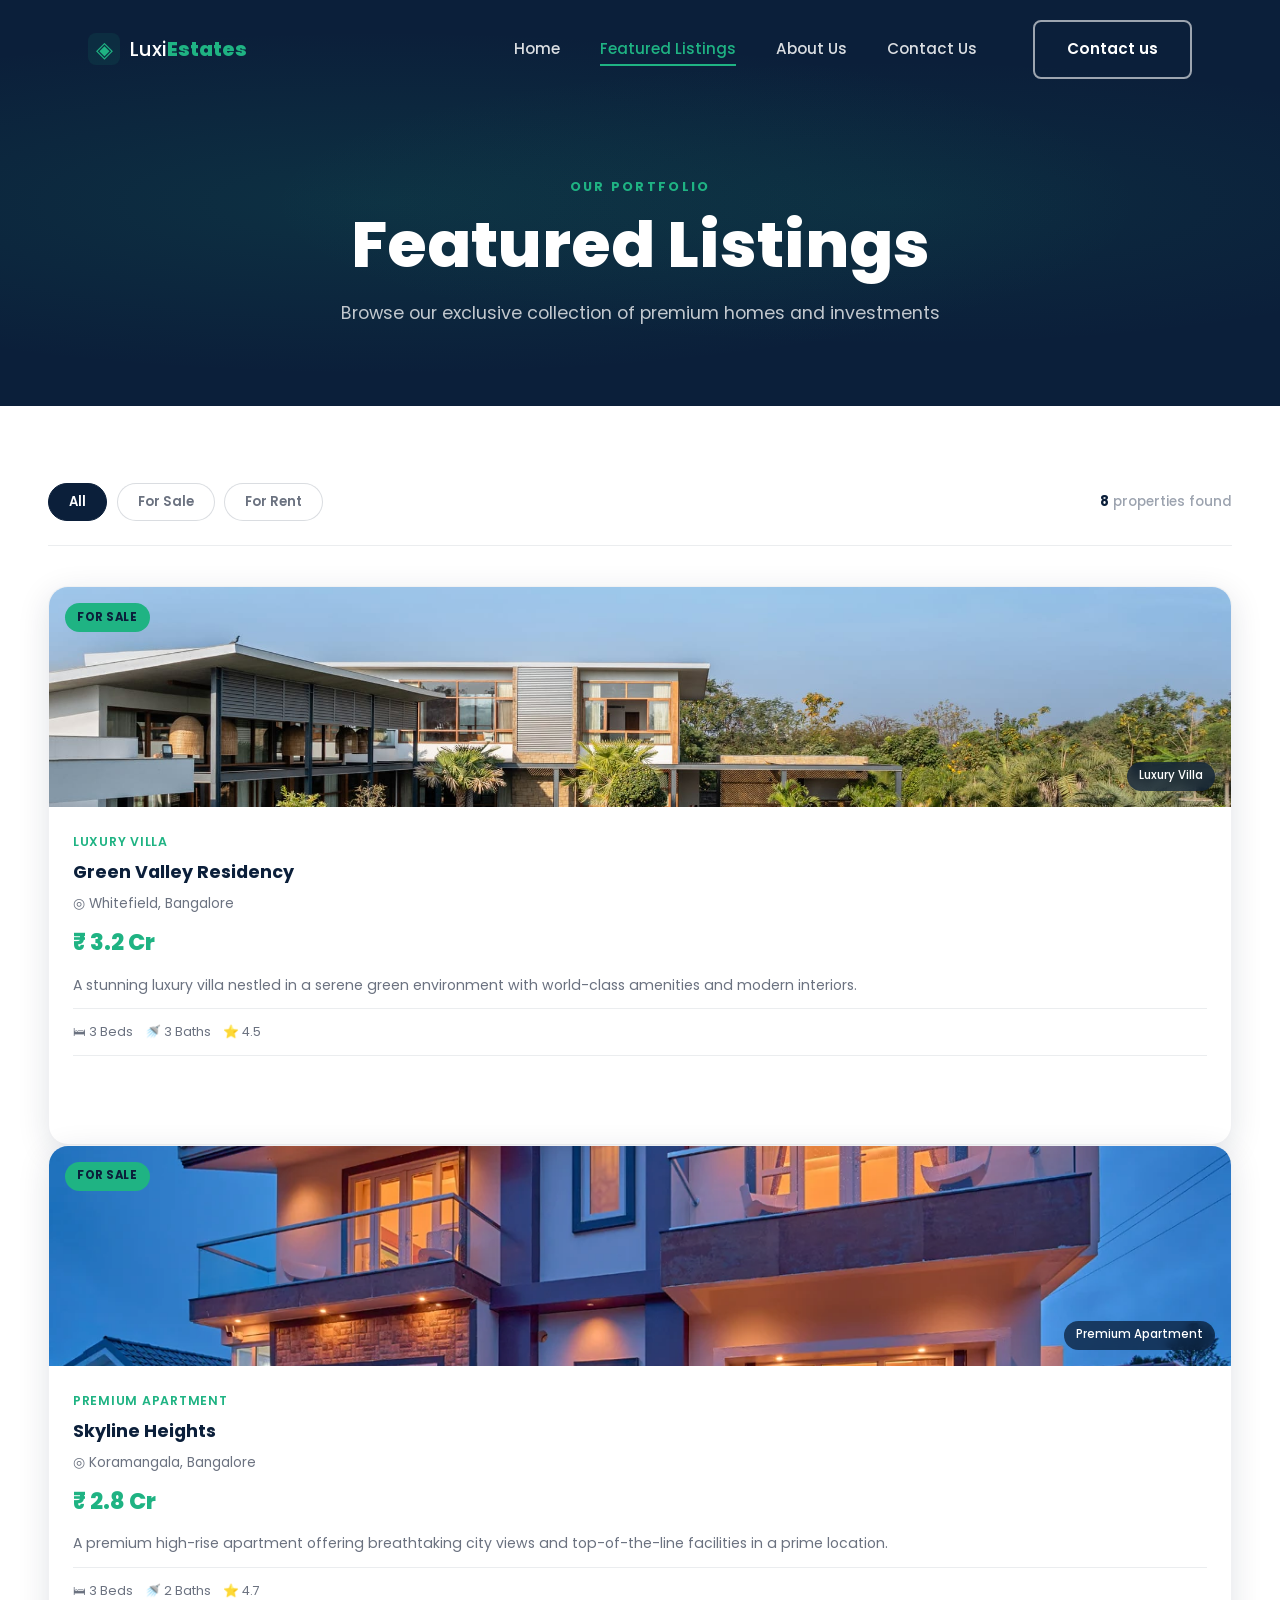
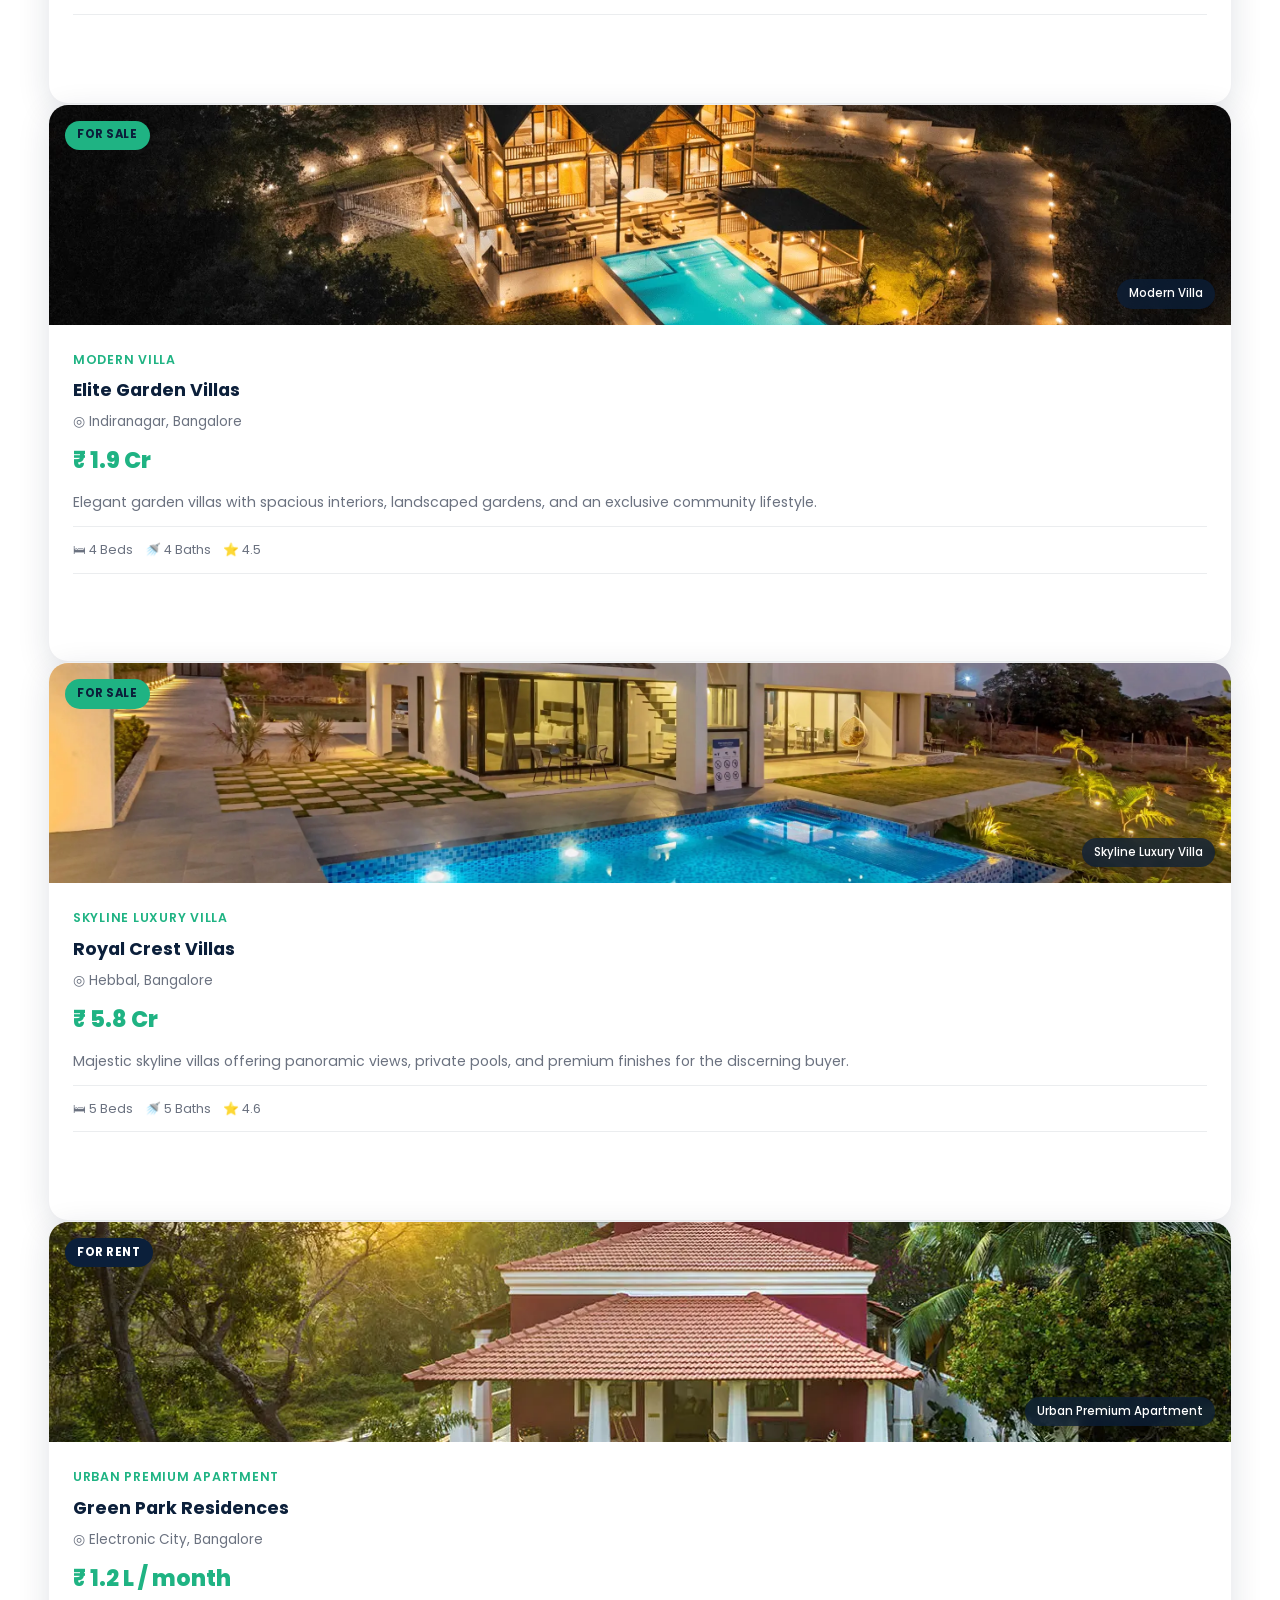
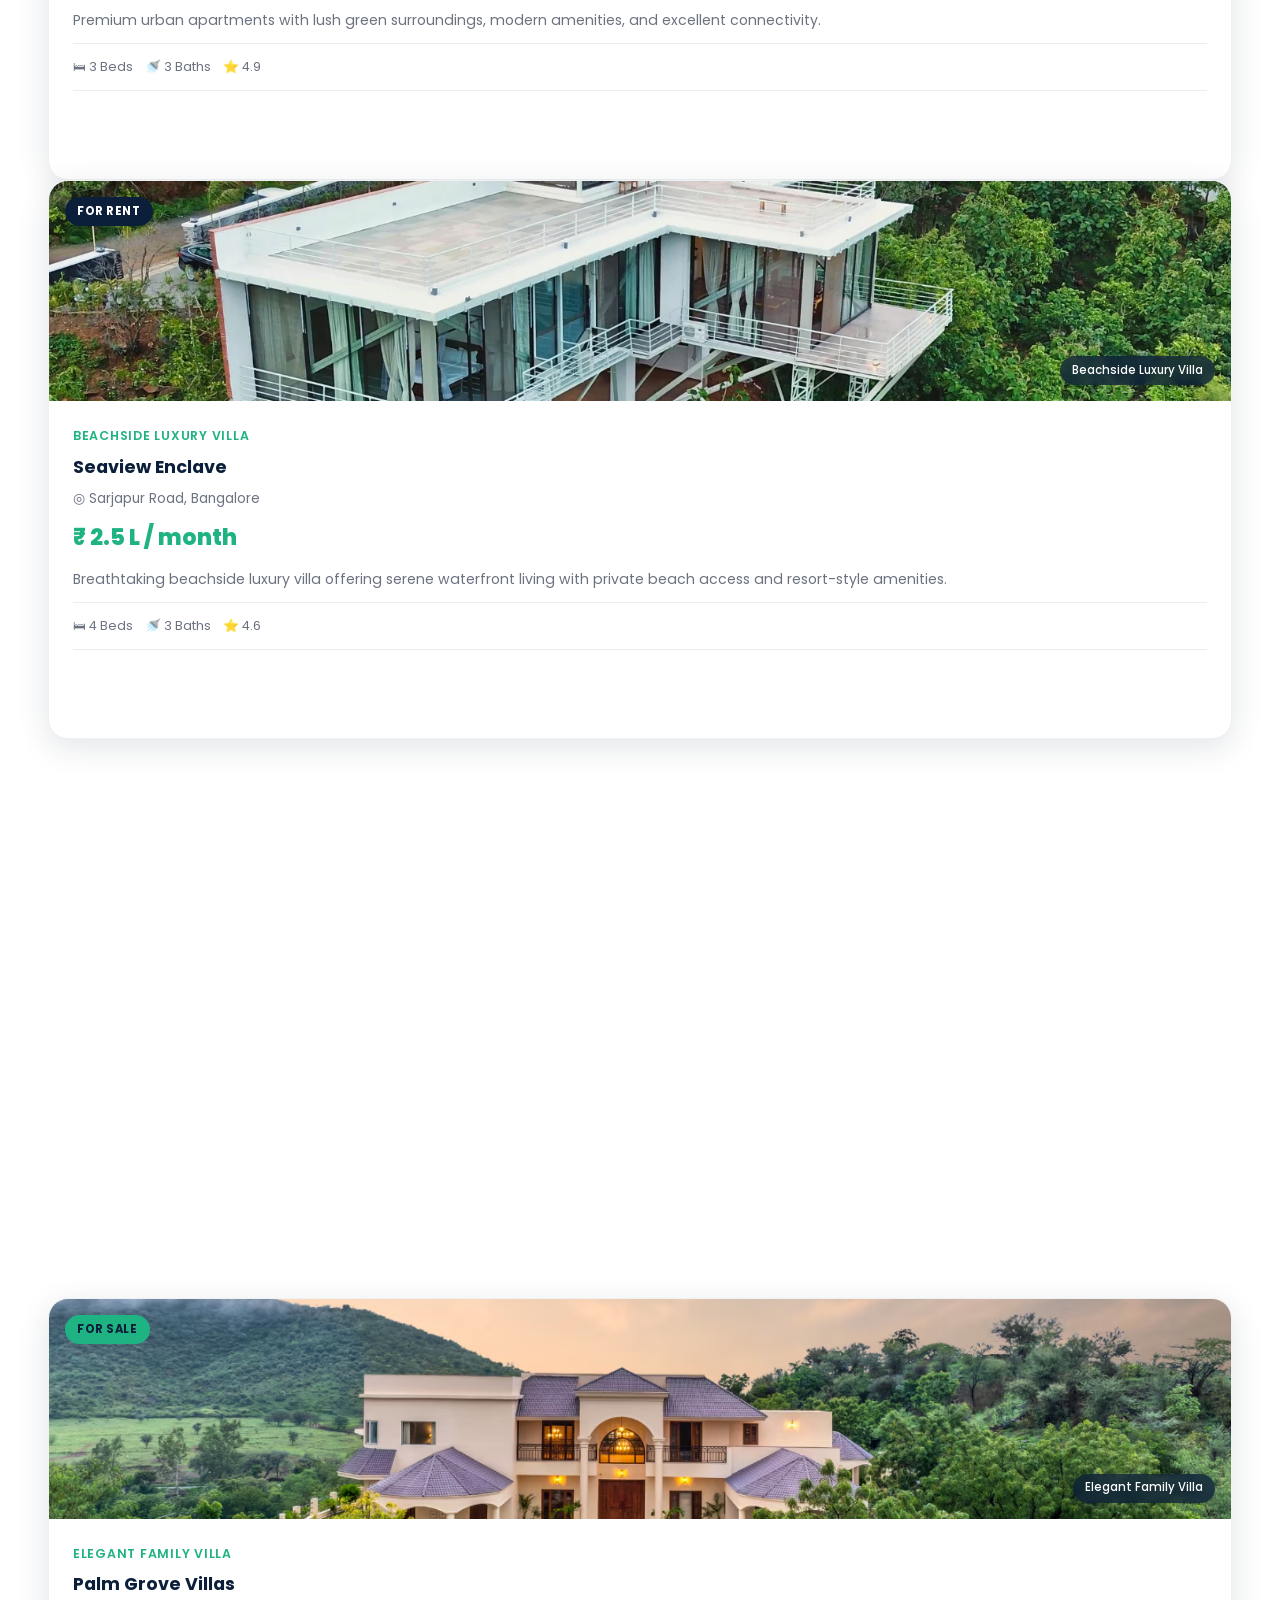
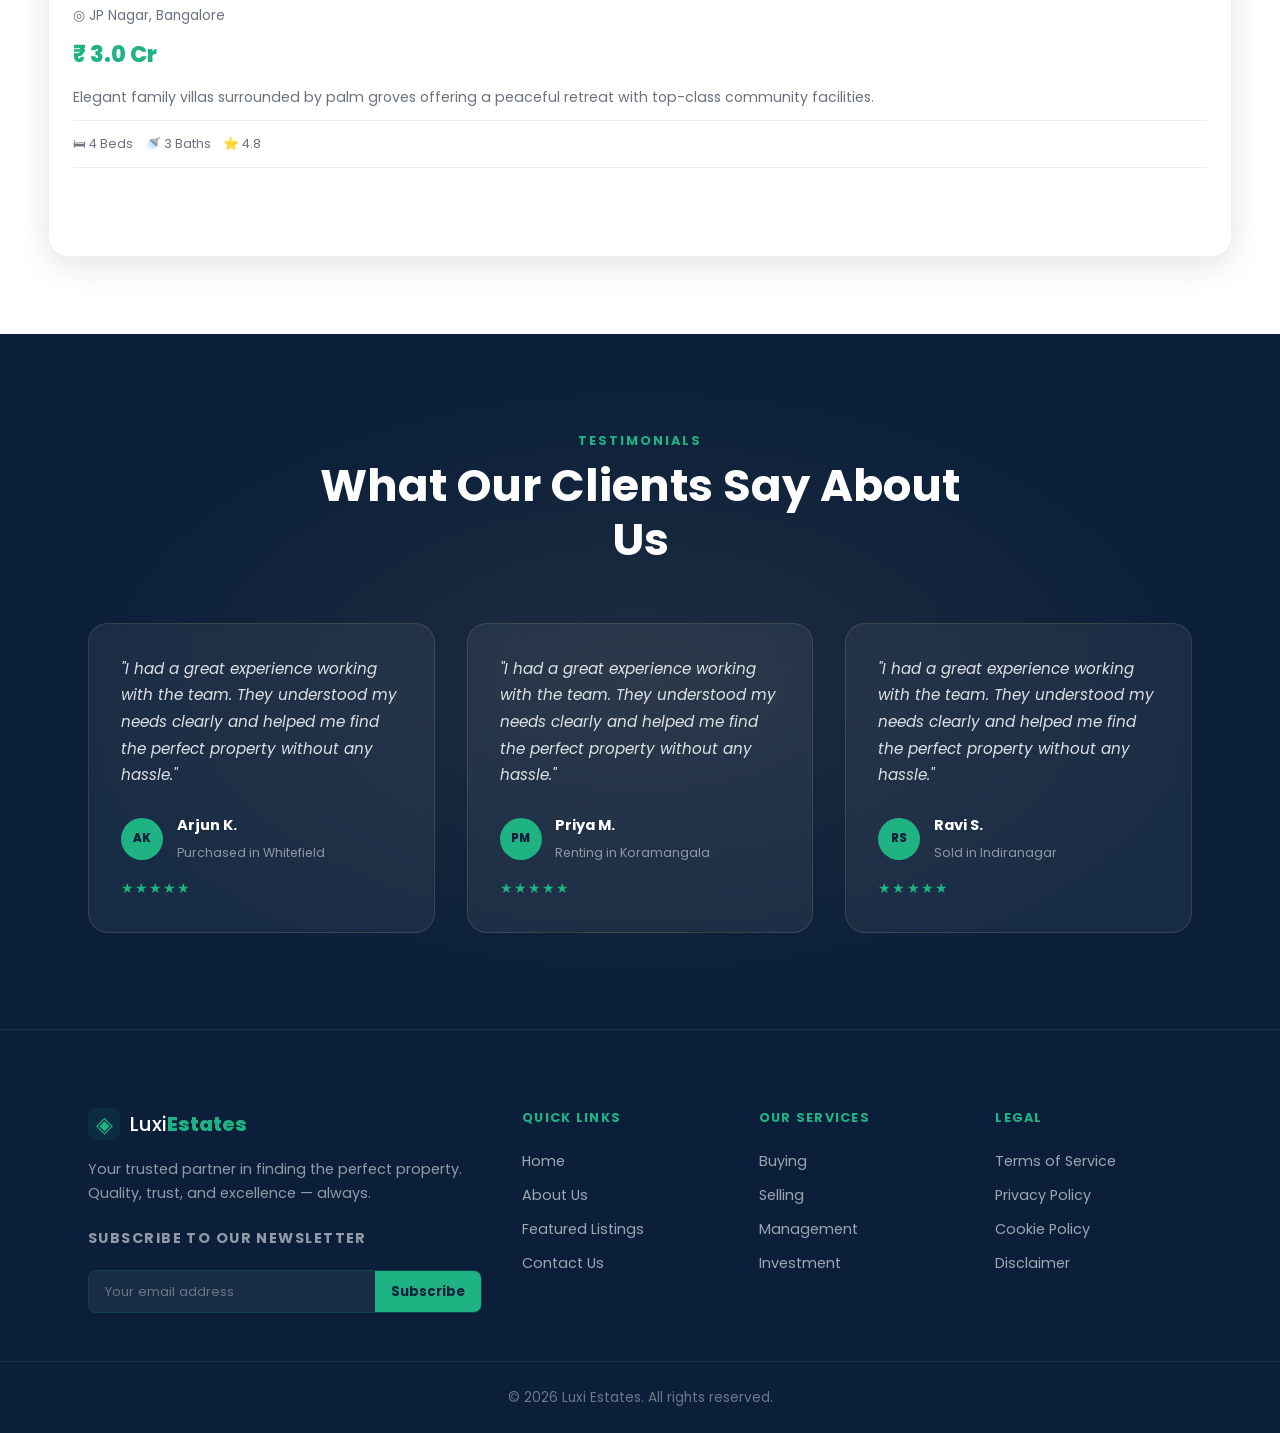
<file: listings.html>
<!DOCTYPE html>
<html lang="en">
<head>
  <meta charset="UTF-8" />
  <meta name="viewport" content="width=device-width, initial-scale=1.0" />
  <title>Featured Listings – Luxi Estates</title>
  <meta name="description" content="Browse our exclusive collection of premium real estate properties — villas, apartments, penthouses, and more." />
  <link rel="stylesheet" href="css/style.css" />
  <link rel="stylesheet" href="css/listings.css" />
  <link href="https://fonts.googleapis.com/css2?family=Poppins:wght@300;400;500;600;700;800&display=swap" rel="stylesheet" />
</head>
<body>

  <!-- HEADER -->
  <header class="header" id="header">
    <div class="container header__inner">
      <a href="index.html" class="logo">
        <span class="logo__icon">◈</span>
        <span class="logo__text">Luxi<strong>Estates</strong></span>
      </a>
      <nav class="nav" id="nav">
        <a href="index.html" class="nav__link">Home</a>
        <a href="listings.html" class="nav__link active">Featured Listings</a>
        <a href="about.html" class="nav__link">About Us</a>
        <a href="contact.html" class="nav__link">Contact Us</a>
        <a href="contact.html" class="btn btn--outline nav__cta">Contact us</a>
      </nav>
      <button class="hamburger" id="hamburger" aria-label="Toggle menu">
        <span></span><span></span><span></span>
      </button>
    </div>
  </header>

  <!-- PAGE HERO -->
  <section class="page-hero">
    <div class="container">
      <p class="page-hero__eyebrow fade-up">Our Portfolio</p>
      <h1 class="page-hero__title fade-up">Featured Listings</h1>
      <p class="page-hero__sub fade-up">Browse our exclusive collection of premium homes and investments</p>
    </div>
  </section>

  <!-- LISTINGS GRID -->
  <div class="listings-main">
    <div class="listings-toolbar fade-up">
      <div class="listings-toolbar__filters">
        <button class="filter-btn active" data-filter="all">All</button>
        <button class="filter-btn" data-filter="sale">For Sale</button>
        <button class="filter-btn" data-filter="rent">For Rent</button>
      </div>
      <p class="listings-toolbar__count"><strong id="prop-count">8</strong> properties found</p>
    </div>

    <div class="cards-grid">

      <article class="prop-card fade-up" data-category="sale">
        <div class="prop-card__img-wrap">
          <img src="images/v1.jpg" class="prop-card__img" alt="Green Valley Residency" />
          <span class="prop-card__badge">For Sale</span>
          <span class="prop-card__type">Luxury Villa</span>
        </div>
        <div class="prop-card__body">
          <p class="prop-card__sub-type">Luxury Villa</p>
          <h3 class="prop-card__title">Green Valley Residency</h3>
          <p class="prop-card__loc">◎ Whitefield, Bangalore</p>
          <p class="prop-card__price">₹ 3.2 Cr</p>
          <p class="prop-card__desc">A stunning luxury villa nestled in a serene green environment with world-class amenities and modern interiors.</p>
          <div class="prop-card__meta">
            <span>🛏 3 Beds</span><span>🚿 3 Baths</span><span>⭐ 4.5</span>
          </div>
          <a href="property-detail.html?id=1" class="btn btn--outline prop-card__btn">Read more</a>
        </div>
      </article>

      <article class="prop-card fade-up" data-category="sale">
        <div class="prop-card__img-wrap">
          <img src="images/v2.webp" class="prop-card__img" alt="Skyline Heights" />
          <span class="prop-card__badge">For Sale</span>
          <span class="prop-card__type">Premium Apartment</span>
        </div>
        <div class="prop-card__body">
          <p class="prop-card__sub-type">Premium Apartment</p>
          <h3 class="prop-card__title">Skyline Heights</h3>
          <p class="prop-card__loc">◎ Koramangala, Bangalore</p>
          <p class="prop-card__price">₹ 2.8 Cr</p>
          <p class="prop-card__desc">A premium high-rise apartment offering breathtaking city views and top-of-the-line facilities in a prime location.</p>
          <div class="prop-card__meta">
            <span>🛏 3 Beds</span><span>🚿 2 Baths</span><span>⭐ 4.7</span>
          </div>
          <a href="property-detail.html?id=2" class="btn btn--outline prop-card__btn">Read more</a>
        </div>
      </article>

      <article class="prop-card fade-up" data-category="sale">
        <div class="prop-card__img-wrap">
          <img src="images/v3.webp" class="prop-card__img" alt="Elite Garden Villas" />
          <span class="prop-card__badge">For Sale</span>
          <span class="prop-card__type">Modern Villa</span>
        </div>
        <div class="prop-card__body">
          <p class="prop-card__sub-type">Modern Villa</p>
          <h3 class="prop-card__title">Elite Garden Villas</h3>
          <p class="prop-card__loc">◎ Indiranagar, Bangalore</p>
          <p class="prop-card__price">₹ 1.9 Cr</p>
          <p class="prop-card__desc">Elegant garden villas with spacious interiors, landscaped gardens, and an exclusive community lifestyle.</p>
          <div class="prop-card__meta">
            <span>🛏 4 Beds</span><span>🚿 4 Baths</span><span>⭐ 4.5</span>
          </div>
          <a href="property-detail.html?id=3" class="btn btn--outline prop-card__btn">Read more</a>
        </div>
      </article>

      <article class="prop-card fade-up" data-category="sale">
        <div class="prop-card__img-wrap">
          <img src="images/v4.webp" class="prop-card__img" alt="Royal Crest Villas" />
          <span class="prop-card__badge">For Sale</span>
          <span class="prop-card__type">Skyline Luxury Villa</span>
        </div>
        <div class="prop-card__body">
          <p class="prop-card__sub-type">Skyline Luxury Villa</p>
          <h3 class="prop-card__title">Royal Crest Villas</h3>
          <p class="prop-card__loc">◎ Hebbal, Bangalore</p>
          <p class="prop-card__price">₹ 5.8 Cr</p>
          <p class="prop-card__desc">Majestic skyline villas offering panoramic views, private pools, and premium finishes for the discerning buyer.</p>
          <div class="prop-card__meta">
            <span>🛏 5 Beds</span><span>🚿 5 Baths</span><span>⭐ 4.6</span>
          </div>
          <a href="property-detail.html?id=4" class="btn btn--outline prop-card__btn">Read more</a>
        </div>
      </article>

      <article class="prop-card fade-up" data-category="rent">
        <div class="prop-card__img-wrap">
          <img src="images/v5.webp" class="prop-card__img" alt="Green Park Residences" />
          <span class="prop-card__badge badge--rent">For Rent</span>
          <span class="prop-card__type">Urban Premium Apartment</span>
        </div>
        <div class="prop-card__body">
          <p class="prop-card__sub-type">Urban Premium Apartment</p>
          <h3 class="prop-card__title">Green Park Residences</h3>
          <p class="prop-card__loc">◎ Electronic City, Bangalore</p>
          <p class="prop-card__price">₹ 1.2 L / month</p>
          <p class="prop-card__desc">Premium urban apartments with lush green surroundings, modern amenities, and excellent connectivity.</p>
          <div class="prop-card__meta">
            <span>🛏 3 Beds</span><span>🚿 3 Baths</span><span>⭐ 4.9</span>
          </div>
          <a href="property-detail.html?id=5" class="btn btn--outline prop-card__btn">Read more</a>
        </div>
      </article>

      <article class="prop-card fade-up" data-category="rent">
        <div class="prop-card__img-wrap">
          <img src="images/v6.webp" class="prop-card__img" alt="Seaview Enclave" />
          <span class="prop-card__badge badge--rent">For Rent</span>
          <span class="prop-card__type">Beachside Luxury Villa</span>
        </div>
        <div class="prop-card__body">
          <p class="prop-card__sub-type">Beachside Luxury Villa</p>
          <h3 class="prop-card__title">Seaview Enclave</h3>
          <p class="prop-card__loc">◎ Sarjapur Road, Bangalore</p>
          <p class="prop-card__price">₹ 2.5 L / month</p>
          <p class="prop-card__desc">Breathtaking beachside luxury villa offering serene waterfront living with private beach access and resort-style amenities.</p>
          <div class="prop-card__meta">
            <span>🛏 4 Beds</span><span>🚿 3 Baths</span><span>⭐ 4.6</span>
          </div>
          <a href="property-detail.html?id=6" class="btn btn--outline prop-card__btn">Read more</a>
        </div>
      </article>

      <article class="prop-card fade-up" data-category="sale">
        <div class="prop-card__img-wrap">
          <img src="images/v7.avif" class="prop-card__img" alt="Metro Star Homes" />
          <span class="prop-card__badge">For Sale</span>
          <span class="prop-card__type">Modern City Apartment</span>
        </div>
        <div class="prop-card__body">
          <p class="prop-card__sub-type">Modern City Apartment</p>
          <h3 class="prop-card__title">Metro Star Homes</h3>
          <p class="prop-card__loc">◎ MG Road, Bangalore</p>
          <p class="prop-card__price">₹ 4.5 Cr</p>
          <p class="prop-card__desc">Smart city apartments with cutting-edge design, premium interiors, and unmatched urban connectivity.</p>
          <div class="prop-card__meta">
            <span>🛏 2 Beds</span><span>🚿 2 Baths</span><span>⭐ 4.6</span>
          </div>
          <a href="property-detail.html?id=7" class="btn btn--outline prop-card__btn">Read more</a>
        </div>
      </article>

      <article class="prop-card fade-up" data-category="sale">
        <div class="prop-card__img-wrap">
          <img src="images/v8.avif" class="prop-card__img" alt="Palm Grove Villas" />
          <span class="prop-card__badge">For Sale</span>
          <span class="prop-card__type">Elegant Family Villa</span>
        </div>
        <div class="prop-card__body">
          <p class="prop-card__sub-type">Elegant Family Villa</p>
          <h3 class="prop-card__title">Palm Grove Villas</h3>
          <p class="prop-card__loc">◎ JP Nagar, Bangalore</p>
          <p class="prop-card__price">₹ 3.0 Cr</p>
          <p class="prop-card__desc">Elegant family villas surrounded by palm groves offering a peaceful retreat with top-class community facilities.</p>
          <div class="prop-card__meta">
            <span>🛏 4 Beds</span><span>🚿 3 Baths</span><span>⭐ 4.8</span>
          </div>
          <a href="property-detail.html?id=8" class="btn btn--outline prop-card__btn">Read more</a>
        </div>
      </article>

    </div>
  </div>

  <!-- TESTIMONIALS -->
  <section class="listing-testimonials">
    <div class="container">
      <div class="section__header fade-up">
        <p class="section__eyebrow">Testimonials</p>
        <h2 class="section__title">What Our Clients Say About Us</h2>
      </div>
      <div class="listing-testi-grid fade-up">
        <div class="listing-testi-card">
          <p class="listing-testi-card__quote">"I had a great experience working with the team. They understood my needs clearly and helped me find the perfect property without any hassle."</p>
          <div class="listing-testi-card__author">
            <div class="listing-testi-card__avatar">AK</div>
            <div>
              <strong>Arjun K.</strong>
              <span>Purchased in Whitefield</span>
            </div>
          </div>
          <div class="listing-testi-card__stars">★★★★★</div>
        </div>
        <div class="listing-testi-card">
          <p class="listing-testi-card__quote">"I had a great experience working with the team. They understood my needs clearly and helped me find the perfect property without any hassle."</p>
          <div class="listing-testi-card__author">
            <div class="listing-testi-card__avatar">PM</div>
            <div>
              <strong>Priya M.</strong>
              <span>Renting in Koramangala</span>
            </div>
          </div>
          <div class="listing-testi-card__stars">★★★★★</div>
        </div>
        <div class="listing-testi-card">
          <p class="listing-testi-card__quote">"I had a great experience working with the team. They understood my needs clearly and helped me find the perfect property without any hassle."</p>
          <div class="listing-testi-card__author">
            <div class="listing-testi-card__avatar">RS</div>
            <div>
              <strong>Ravi S.</strong>
              <span>Sold in Indiranagar</span>
            </div>
          </div>
          <div class="listing-testi-card__stars">★★★★★</div>
        </div>
      </div>
    </div>
  </section>

  <!-- FOOTER -->
  <footer class="footer">
    <div class="container footer__grid">
      <div class="footer__brand">
        <a href="index.html" class="logo logo--light">
          <span class="logo__icon">◈</span>
          <span class="logo__text">Luxi<strong>Estates</strong></span>
        </a>
        <p>Your trusted partner in finding the perfect property. Quality, trust, and excellence — always.</p>
        <p class="footer__newsletter-label">Subscribe to Our Newsletter</p>
        <form class="footer__newsletter-form" onsubmit="event.preventDefault()">
          <input type="email" placeholder="Your email address" />
          <button type="submit">Subscribe</button>
        </form>
      </div>
      <div class="footer__col">
        <h5>Quick Links</h5>
        <a href="index.html">Home</a>
        <a href="about.html">About Us</a>
        <a href="listings.html">Featured Listings</a>
        <a href="contact.html">Contact Us</a>
      </div>
      <div class="footer__col">
        <h5>Our Services</h5>
        <a href="contact.html">Buying</a>
        <a href="contact.html">Selling</a>
        <a href="contact.html">Management</a>
        <a href="contact.html">Investment</a>
      </div>
      <div class="footer__col">
        <h5>Legal</h5>
        <a href="#">Terms of Service</a>
        <a href="#">Privacy Policy</a>
        <a href="#">Cookie Policy</a>
        <a href="#">Disclaimer</a>
      </div>
    </div>
    <div class="footer__bottom">
      <p>© 2026 Luxi Estates. All rights reserved.</p>
    </div>
  </footer>

  <script src="js/main.js"></script>
  <script src="js/listings.js"></script>
</body>
</html>
</file>
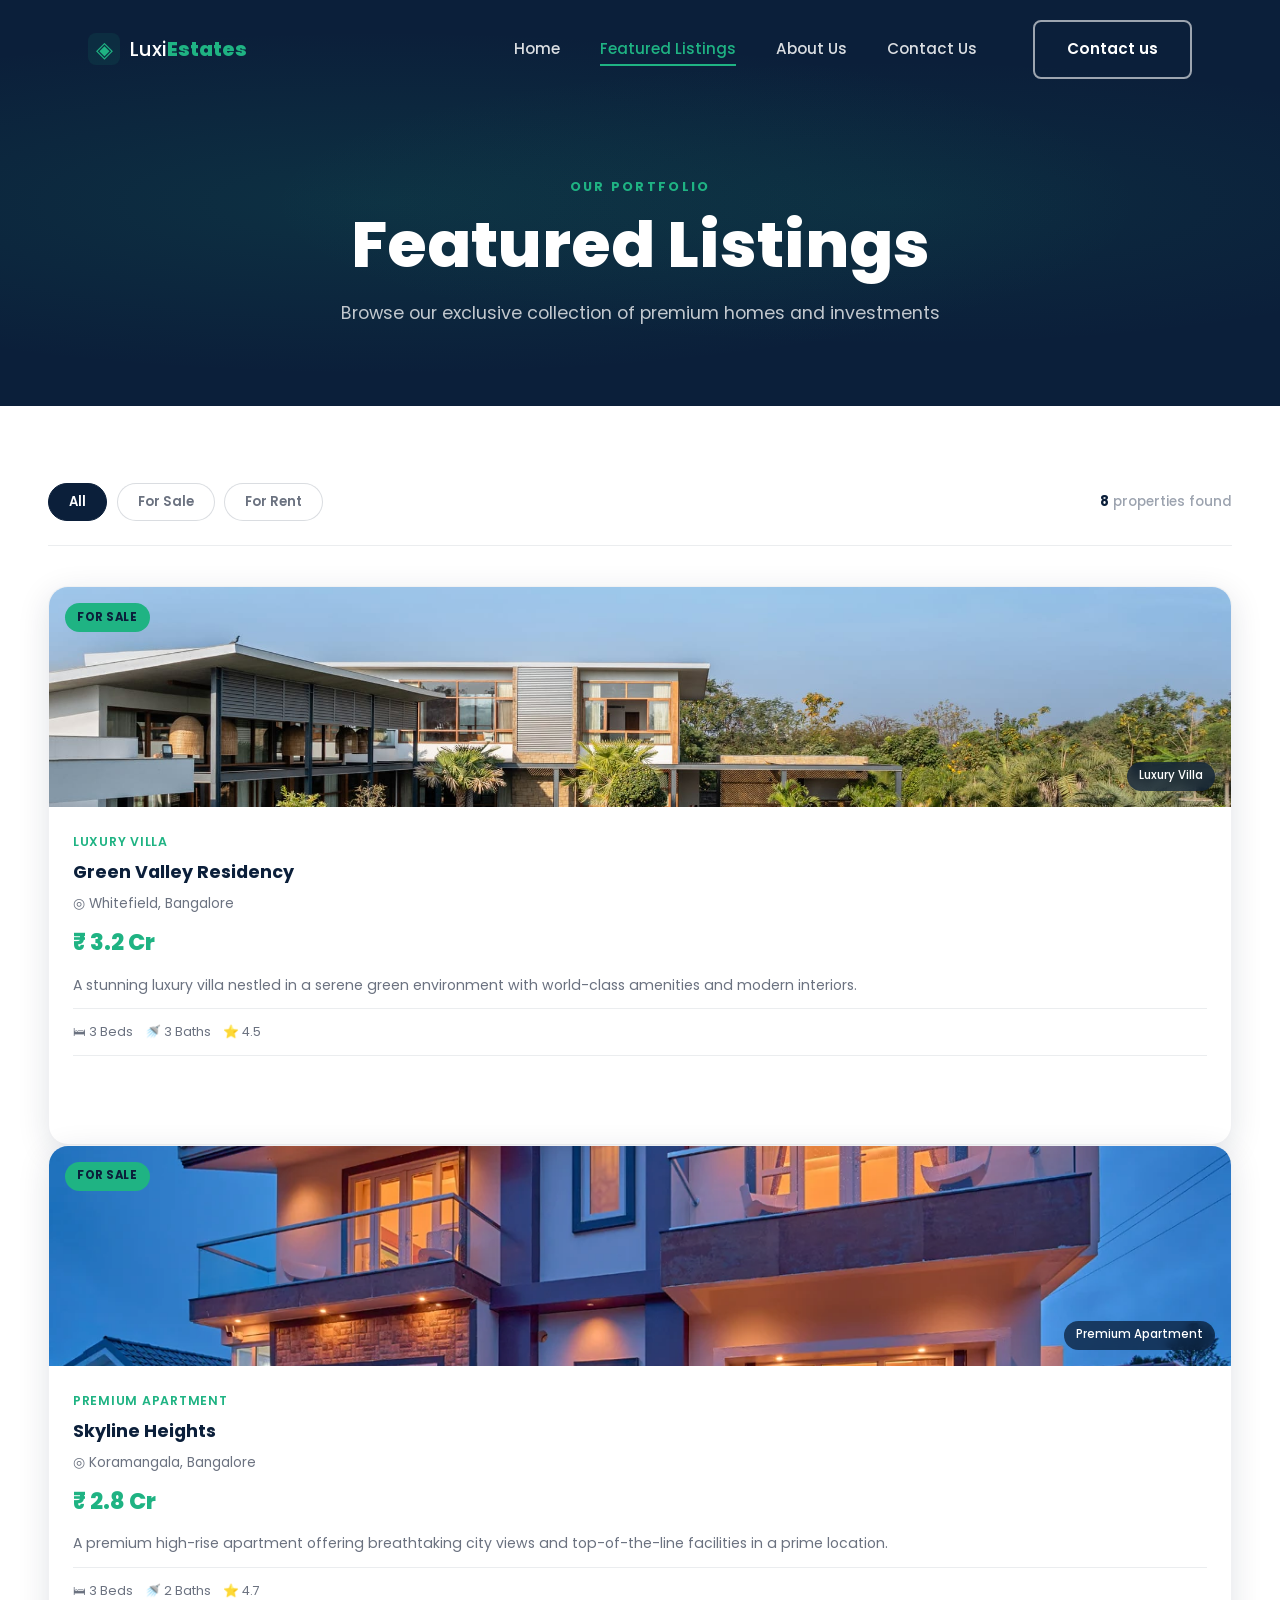
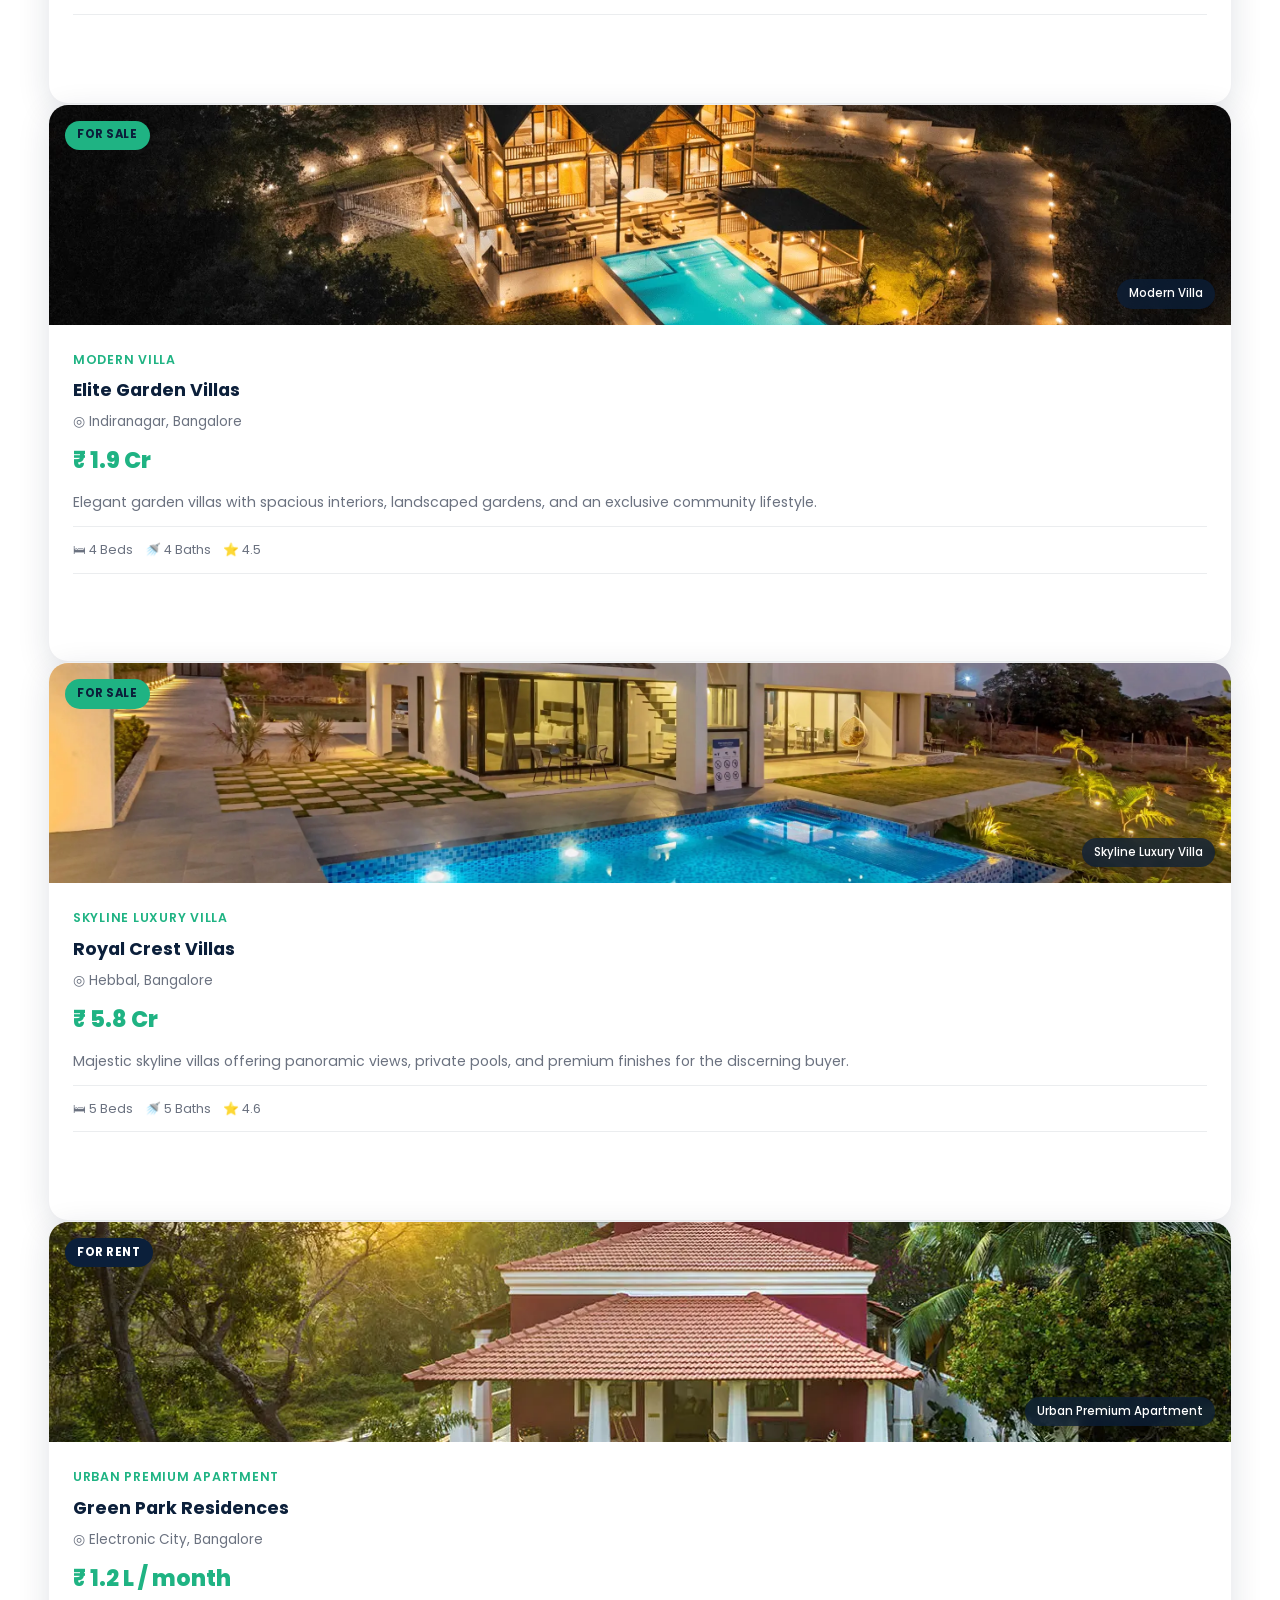
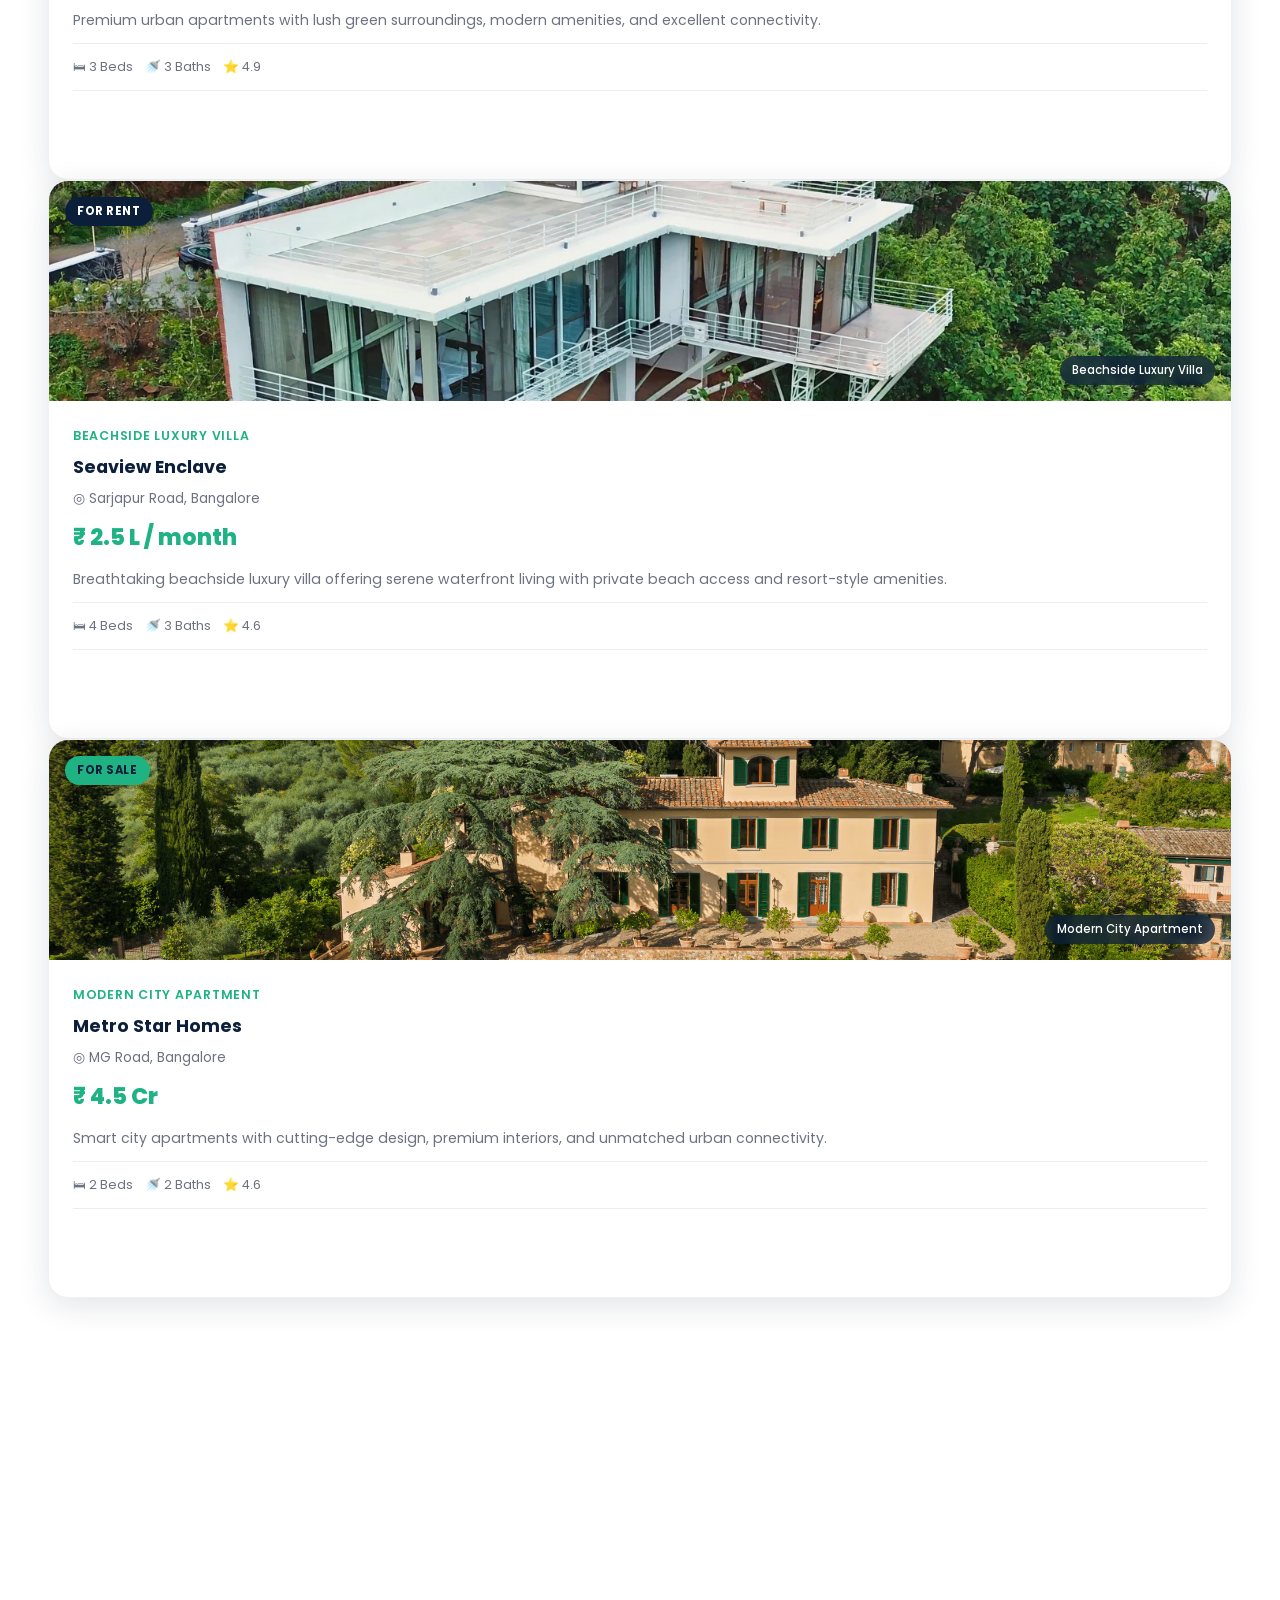
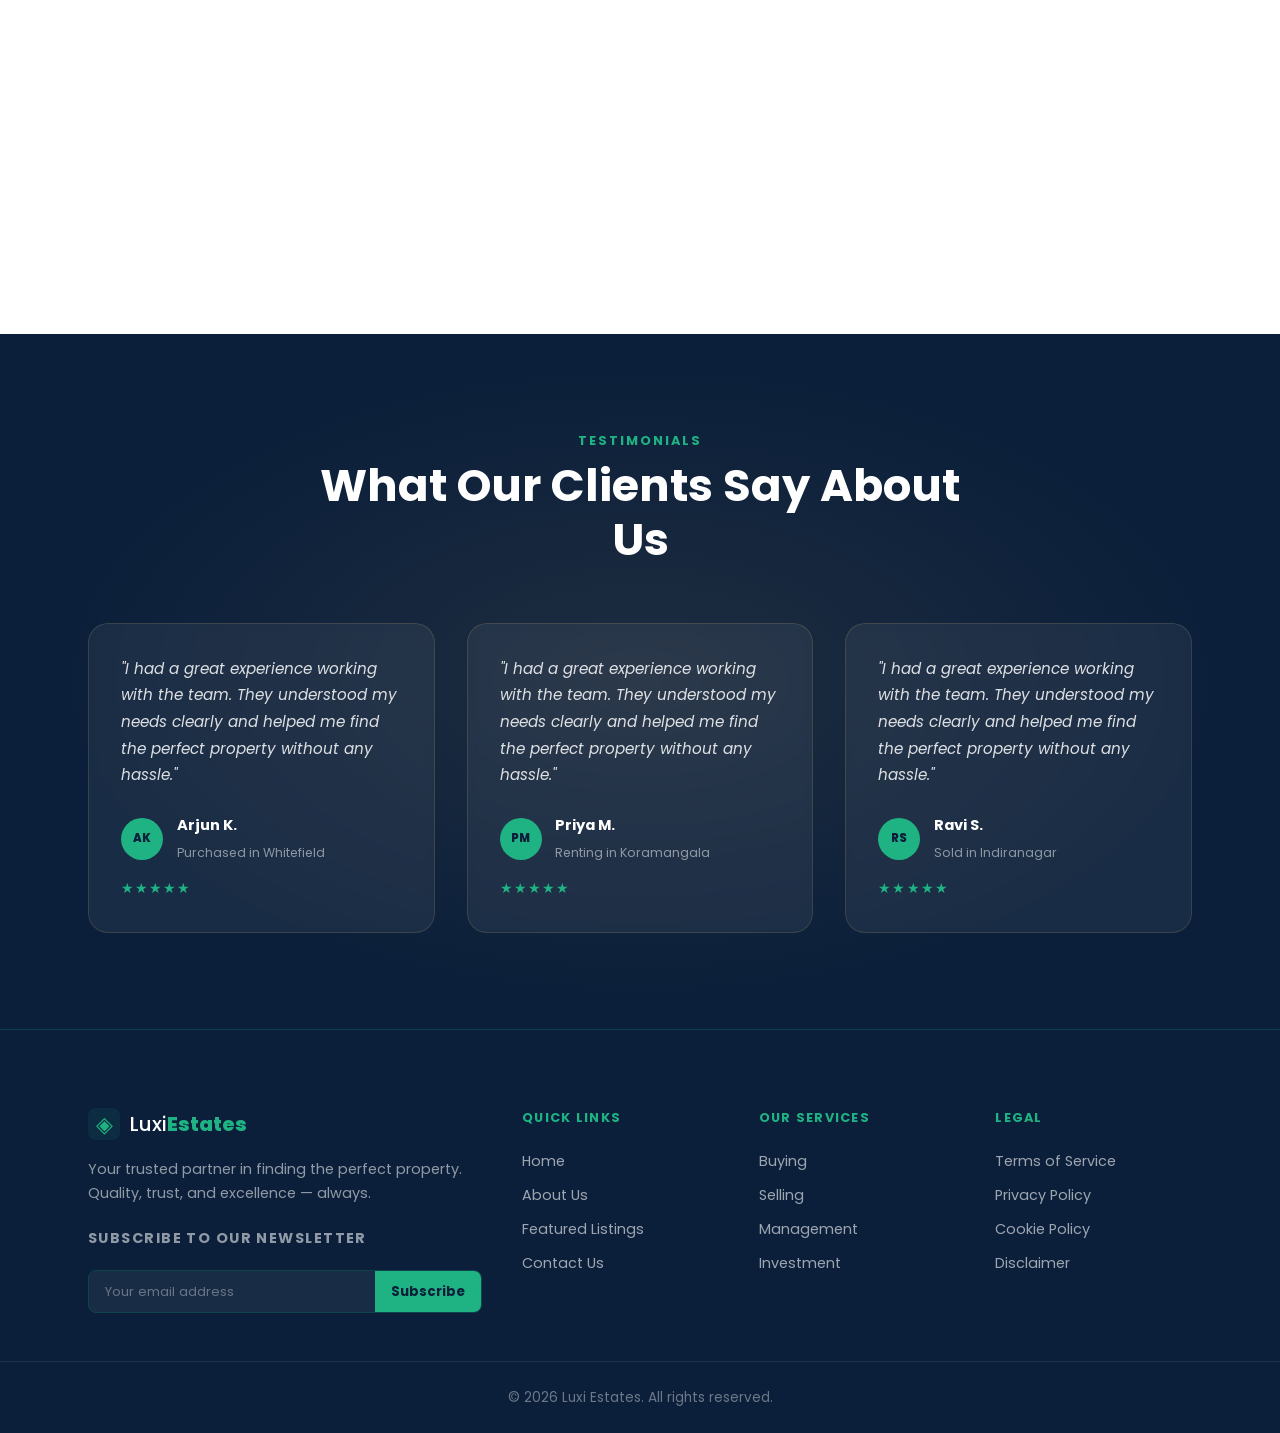
<file: property-detail.html>
<!DOCTYPE html>
<html lang="en">
<head>
  <meta charset="UTF-8" />
  <meta name="viewport" content="width=device-width, initial-scale=1.0" />
  <title>Property Details – Luxi Estates</title>
  <link rel="stylesheet" href="css/style.css" />
  <link rel="stylesheet" href="css/property-detail.css" />
  <link href="https://fonts.googleapis.com/css2?family=Poppins:wght@300;400;500;600;700;800&display=swap" rel="stylesheet" />
</head>
<body>

  <!-- HEADER -->
  <header class="header" id="header">
    <div class="container header__inner">
      <a href="index.html" class="logo">
        <span class="logo__icon">◈</span>
        <span class="logo__text">Luxi<strong>Estates</strong></span>
      </a>
      <nav class="nav" id="nav">
        <a href="index.html" class="nav__link">Home</a>
        <a href="listings.html" class="nav__link">Featured Listings</a>
        <a href="about.html" class="nav__link">About Us</a>
        <a href="contact.html" class="nav__link">Contact Us</a>
        <a href="contact.html" class="btn btn--outline nav__cta">Contact us</a>
      </nav>
      <button class="hamburger" id="hamburger" aria-label="Toggle menu">
        <span></span><span></span><span></span>
      </button>
    </div>
  </header>

  <!-- PAGE HERO -->
  <section class="page-hero">
    <div class="container">
      <p class="page-hero__eyebrow fade-up" id="prop-type-hero">Property Detail</p>
      <h1 class="page-hero__title fade-up" id="prop-title-hero">Loading Property...</h1>
    </div>
  </section>

  <!-- MAIN CONTENT -->
  <main class="property-main container">
    <div class="property-grid">
      <!-- LEFT: DETAILS -->
      <div class="property-details fade-up">
        <div class="property-gallery">
          <img id="main-img" src="" alt="Property" class="gallery-main" />
          <div class="gallery-thumbs" id="thumb-container">
            <!-- Thumbs added via JS -->
          </div>
        </div>

        <div class="property-info">
          <div class="info-header">
            <div>
              <span class="info-badge" id="prop-badge">For Sale</span>
              <h2 id="prop-title">Property Name</h2>
              <p class="info-loc" id="prop-loc">◎ Location</p>
            </div>
            <div class="info-price" id="prop-price">₹ 0.0 Cr</div>
          </div>

          <div class="info-meta">
            <div class="meta-item"><span>🛏</span> <strong id="prop-beds">0</strong> Beds</div>
            <div class="meta-item"><span>🚿</span> <strong id="prop-baths">0</strong> Baths</div>
            <div class="meta-item"><span>📐</span> <strong id="prop-area">0 sq ft</strong> Area</div>
            <div class="meta-item"><span>⭐</span> <strong id="prop-rating">0.0</strong> Rating</div>
          </div>

          <div class="info-desc">
            <h3>Description</h3>
            <p id="prop-desc">Loading description...</p>
          </div>

          <div class="info-amenities">
            <h3>Amenities</h3>
            <ul id="amenities-list">
              <!-- List added via JS -->
            </ul>
          </div>
        </div>
      </div>

      <!-- RIGHT: ENQUIRY -->
      <aside class="property-sidebar fade-up">
        <div class="enquiry-card">
          <h3>Enquire About This Property</h3>
          <p>Interested in this home? Send us a message and our experts will get back to you within 24 hours.</p>
          <form class="enquiry-form" onsubmit="handleEnquiry(event)">
            <div class="form-group">
              <label>Full Name</label>
              <input type="text" placeholder="John Doe" required />
            </div>
            <div class="form-group">
              <label>Email Address</label>
              <input type="email" placeholder="john@example.com" required />
            </div>
            <div class="form-group">
              <label>Phone Number</label>
              <input type="tel" placeholder="+91 00000 00000" required />
            </div>
            <div class="form-group">
              <label>Your Message</label>
              <textarea placeholder="I'm interested in this property..." rows="4"></textarea>
            </div>
            <button type="submit" class="btn btn--primary">Send Message</button>
          </form>
          <div id="enquiry-success" class="success-msg" style="display: none;">
            Thank you! Your enquiry has been sent successfully.
          </div>
        </div>
      </aside>
    </div>
  </main>

  <!-- RELATED PROPERTIES -->
  <section class="section related-props">
    <div class="container">
      <div class="section__header fade-up">
        <p class="section__eyebrow">Explore More</p>
        <h2 class="section__title">Related Properties</h2>
      </div>
      <div class="cards-grid" id="related-grid">
        <!-- Rendered via JS -->
      </div>
    </div>
  </section>

  <!-- FOOTER -->
  <footer class="footer">
    <div class="container footer__grid">
      <div class="footer__brand">
        <a href="index.html" class="logo logo--light">
          <span class="logo__icon">◈</span>
          <span class="logo__text">Luxi<strong>Estates</strong></span>
        </a>
        <p>Your trusted partner in finding the perfect property. Quality, trust, and excellence — always.</p>
        <p class="footer__newsletter-label">Subscribe to Our Newsletter</p>
        <form class="footer__newsletter-form" onsubmit="event.preventDefault()">
          <input type="email" placeholder="Your email address" />
          <button type="submit">Subscribe</button>
        </form>
      </div>
      <div class="footer__col">
        <h5>Quick Links</h5>
        <a href="index.html">Home</a>
        <a href="about.html">About Us</a>
        <a href="listings.html">Featured Listings</a>
        <a href="contact.html">Contact Us</a>
      </div>
      <div class="footer__col">
        <h5>Our Services</h5>
        <a href="contact.html">Buying</a>
        <a href="contact.html">Selling</a>
        <a href="contact.html">Management</a>
        <a href="contact.html">Investment</a>
      </div>
      <div class="footer__col">
        <h5>Legal</h5>
        <a href="#">Terms of Service</a>
        <a href="#">Privacy Policy</a>
        <a href="#">Cookie Policy</a>
        <a href="#">Disclaimer</a>
      </div>
    </div>
    <div class="footer__bottom">
      <p>© 2026 Luxi Estates. All rights reserved.</p>
    </div>
  </footer>

  <script src="js/properties.js"></script>
  <script src="js/main.js"></script>
  <script src="js/property-detail.js"></script>
</body>
</html>
</file>
<file: css/style.css>
*,
*::before,
*::after {
  box-sizing: border-box;
  margin: 0;
  padding: 0;
}

:root {
  --navy: #0b1f3a;
  --accent: #1FB383;
  --white: #ffffff;
  --navy-80: rgba(11, 31, 58, 0.8);
  --navy-60: rgba(11, 31, 58, 0.6);
  --accent-light: rgba(31, 179, 131, 0.15);
  --accent-dark: #16946b;
  --shadow: 0 8px 32px rgba(11, 31, 58, 0.12);
  --shadow-lg: 0 16px 48px rgba(11, 31, 58, 0.18);
  --radius: 12px;
  --radius-lg: 20px;
  --transition: 0.3s ease;
}

html {
  scroll-behavior: smooth;
}

body {
  font-family: "Poppins", sans-serif;
  background: var(--white);
  color: var(--navy);
  font-size: 16px;
  line-height: 1.7;
  overflow-x: hidden;
}

img {
  display: block;
  width: 100%;
  object-fit: cover;
}
a {
  text-decoration: none;
  color: inherit;
}
ul {
  list-style: none;
}

.container {
  width: 100%;
  max-width: 1280px;
  margin-inline: auto;
  padding-inline: clamp(1.25rem, 5vw, 3rem);
}

h1 {
  font-size: clamp(2.2rem, 5vw, 4rem);
  font-weight: 800;
  line-height: 1.1;
}
h2 {
  font-size: clamp(1.8rem, 3.5vw, 2.8rem);
  font-weight: 700;
  line-height: 1.2;
}
h3 {
  font-size: clamp(1.25rem, 2.5vw, 1.6rem);
  font-weight: 600;
}
h4 {
  font-size: 1.1rem;
  font-weight: 600;
}
p {
  font-size: 1rem;
  font-weight: 400;
  color: #4a5568;
}

.btn {
  display: inline-flex;
  align-items: center;
  justify-content: center;
  gap: 0.5rem;
  padding: 0.9rem 2rem;
  border-radius: 8px;
  font-family: "Poppins", sans-serif;
  font-size: 0.95rem;
  font-weight: 600;
  cursor: pointer;
  border: 2px solid transparent;
  transition:
    background var(--transition),
    color var(--transition),
    border-color var(--transition),
    transform var(--transition),
    box-shadow var(--transition);
  white-space: nowrap;
  text-decoration: none;
}

.btn--primary {
  background: var(--accent);
  color: var(--white);
  border-color: var(--accent);
  box-shadow: 0 4px 15px rgba(31, 179, 131, 0.2);
}
.btn--primary:hover {
  background: var(--accent-dark);
  border-color: var(--accent-dark);
  transform: translateY(-3px);
  box-shadow: 0 8px 25px rgba(31, 179, 131, 0.35);
}

.btn--outline {
  background: transparent;
  color: var(--white);
  border-color: var(--white);
}
.btn--outline:hover {
  background: var(--white);
  color: var(--navy);
  transform: translateY(-3px);
  box-shadow: 0 8px 25px rgba(255, 255, 255, 0.2);
}

.btn--ghost {
  background: rgba(255, 255, 255, 0.12);
  color: var(--white);
  border-color: rgba(255, 255, 255, 0.4);
  backdrop-filter: blur(4px);
}
.btn--ghost:hover {
  background: rgba(255, 255, 255, 0.18);
  border-color: var(--accent);
  color: var(--accent);
  transform: translateY(-3px);
  box-shadow: 0 8px 25px rgba(31, 179, 131, 0.2);
}

.header {
  position: fixed;
  top: 0;
  left: 0;
  right: 0;
  z-index: 1000;
  padding: 1.25rem 0;
  transition:
    all var(--transition);
  background: transparent;
}
.header.scrolled {
  background: var(--navy);
  padding: 0.8rem 0;
  box-shadow: 0 4px 20px rgba(11,31,58,0.15);
  backdrop-filter: blur(10px);
}

.header__inner {
  display: flex;
  align-items: center;
  justify-content: space-between;
  gap: 2rem;
}

.logo {
  display: flex;
  align-items: center;
  gap: 0.6rem;
  color: var(--white);
  font-size: 1.25rem;
  font-weight: 500;
  transition: all var(--transition);
}
.logo:hover {
  transform: scale(1.02);
}
.logo strong {
  font-weight: 800;
  color: var(--accent);
}
.logo__icon {
  color: var(--accent);
  font-size: 1.4rem;
  background: rgba(31, 179, 131, 0.1);
  width: 2rem;
  height: 2rem;
  display: flex;
  align-items: center;
  justify-content: center;
  border-radius: 8px;
  transition: background var(--transition);
}
.header.scrolled .logo__icon {
  background: rgba(201, 169, 110, 0.15);
}
.logo--light {
  color: var(--white);
}
.logo--light strong {
  color: var(--accent);
}

.nav {
  display: flex;
  align-items: center;
  gap: 2.5rem;
}
.nav__link {
  color: rgba(255, 255, 255, 0.85);
  font-size: 0.95rem;
  font-weight: 500;
  position: relative;
  transition: color var(--transition);
  text-decoration: none;
}
.nav__link::after {
  content: "";
  position: absolute;
  bottom: -4px;
  left: 0;
  width: 0;
  height: 2px;
  background: var(--accent);
  transition: width var(--transition);
}
.nav__link:hover,
.nav__link.active {
  color: var(--accent);
}
.nav__link:hover::after,
.nav__link.active::after {
  width: 100%;
}
.nav__cta {
  margin-left: 1rem;
  color: var(--white);
  border-color: rgba(255, 255, 255, 0.6);
}
.nav__cta:hover {
  background: var(--white);
  color: var(--navy);
  border-color: var(--white);
}

.hamburger {
  display: none;
  flex-direction: column;
  gap: 5px;
  background: none;
  border: none;
  cursor: pointer;
  padding: 4px;
  z-index: 1100;
}
.hamburger span {
  display: block;
  width: 26px;
  height: 2px;
  background: var(--white);
  border-radius: 2px;
  transition:
    transform var(--transition),
    opacity var(--transition);
}
.hamburger.open span:nth-child(1) {
  transform: translateY(7px) rotate(45deg);
}
.hamburger.open span:nth-child(2) {
  opacity: 0;
}
.hamburger.open span:nth-child(3) {
  transform: translateY(-7px) rotate(-45deg);
}

.section {
  padding: clamp(4rem, 8vw, 7rem) 0;
}

.section__header {
  text-align: center;
  max-width: 640px;
  margin: 0 auto 3.5rem;
}
.section__eyebrow {
  font-size: 0.8rem;
  font-weight: 700;
  letter-spacing: 0.15em;
  text-transform: uppercase;
  color: var(--accent);
  margin-bottom: 0.5rem;
}
.section__title {
  color: var(--navy);
  margin-bottom: 1rem;
}
.section__sub {
  color: #6b7280;
}
.section__cta {
  text-align: center;
  margin-top: 3rem;
}

.page-hero {
  background: var(--navy);
  padding: clamp(6.5rem, 15vw, 11rem) 0 clamp(3.5rem, 6vw, 5.5rem);
  text-align: center;
  position: relative;
  overflow: hidden;
}
.page-hero::before {
  content: "";
  position: absolute;
  inset: 0;
  background: radial-gradient(
    ellipse at 30% 50%,
    rgba(31, 179, 131, 0.12) 0%,
    transparent 60%
  );
  pointer-events: none;
}
.page-hero::after {
  content: "";
  position: absolute;
  inset: 0;
  background: radial-gradient(
    ellipse at 70% 50%,
    rgba(31, 179, 131, 0.08) 0%,
    transparent 50%
  );
  pointer-events: none;
}
.page-hero__eyebrow {
  font-size: 0.8rem;
  font-weight: 700;
  letter-spacing: 0.18em;
  text-transform: uppercase;
  color: var(--accent);
  margin-bottom: 0.75rem;
  position: relative;
  z-index: 1;
}
.page-hero__title {
  color: var(--white);
  margin-bottom: 1.2rem;
  position: relative;
  z-index: 1;
}
.page-hero__sub {
  color: rgba(255, 255, 255, 0.75);
  max-width: 700px;
  margin: 0 auto;
  font-size: clamp(0.95rem, 2vw, 1.1rem);
  position: relative;
  z-index: 1;
}
  color: rgba(255, 255, 255, 0.7);
  max-width: 600px;
  margin: 0 auto;
}

.cards-grid {
  display: grid;
  grid-template-columns: repeat(auto-fill, minmax(310px, 1fr));
  gap: 2rem;
}

.prop-card {
  background: var(--white);
  border-radius: var(--radius-lg);
  overflow: hidden;
  box-shadow: var(--shadow);
  transition:
    transform var(--transition),
    box-shadow var(--transition);
  border: 1px solid rgba(11, 31, 58, 0.06);
}
.prop-card:hover {
  transform: translateY(-6px);
  box-shadow: var(--shadow-lg);
}

.prop-card__img-wrap {
  position: relative;
  height: 220px;
  background: linear-gradient(135deg, #1a3a5c, #0b1f3a);
  overflow: hidden;
}
.prop-card__img-wrap.img-placeholder::before {
  content: "◈";
  position: absolute;
  inset: 0;
  display: flex;
  align-items: center;
  justify-content: center;
  font-size: 4rem;
  color: rgba(31, 179, 131, 0.25);
}
.prop-card__img-wrap.img-placeholder {
  display: flex;
  align-items: center;
  justify-content: center;
}
.prop-card__img {
  width: 100%;
  height: 100%;
  object-fit: cover;
  transition: transform 0.5s ease;
}
.prop-card:hover .prop-card__img {
  transform: scale(1.05);
}

.prop-card__badge {
  position: absolute;
  top: 1rem;
  left: 1rem;
  background: var(--accent);
  color: var(--navy);
  font-size: 0.72rem;
  font-weight: 700;
  padding: 0.3rem 0.75rem;
  border-radius: 20px;
  text-transform: uppercase;
  letter-spacing: 0.05em;
}
.badge--rent {
  background: var(--navy);
  color: var(--white);
}

.prop-card__type {
  position: absolute;
  bottom: 1rem;
  right: 1rem;
  background: rgba(11, 31, 58, 0.75);
  color: var(--white);
  font-size: 0.72rem;
  font-weight: 500;
  padding: 0.3rem 0.75rem;
  border-radius: 20px;
  backdrop-filter: blur(4px);
}

.prop-card__body {
  padding: 1.5rem;
}
.prop-card__title {
  font-size: 1.1rem;
  font-weight: 700;
  color: var(--navy);
  margin-bottom: 0.25rem;
}
.prop-card__sub-type {
  font-size: 0.78rem;
  font-weight: 600;
  color: var(--accent);
  text-transform: uppercase;
  letter-spacing: 0.06em;
  margin-bottom: 0.4rem;
}
.prop-card__loc {
  font-size: 0.85rem;
  color: #6b7280;
  margin-bottom: 0.5rem;
}
.prop-card__desc {
  font-size: 0.88rem;
  color: #6b7280;
  line-height: 1.6;
  margin-bottom: 0.75rem;
}
.prop-card__price {
  font-size: 1.4rem;
  font-weight: 800;
  color: var(--accent);
  margin-bottom: 0.75rem;
}
.prop-card__price span {
  font-size: 0.85rem;
  font-weight: 400;
  color: #6b7280;
}

.prop-card__meta {
  display: flex;
  gap: 0.75rem;
  flex-wrap: wrap;
  font-size: 0.8rem;
  color: #6b7280;
  padding: 0.75rem 0;
  border-top: 1px solid rgba(11, 31, 58, 0.08);
  border-bottom: 1px solid rgba(11, 31, 58, 0.08);
  margin-bottom: 1rem;
}

.prop-card__rating {
  display: flex;
  align-items: center;
  gap: 0.4rem;
  font-size: 0.82rem;
  color: #6b7280;
  margin-bottom: 1rem;
}
.prop-card__stars {
  color: var(--accent);
  letter-spacing: 0.05em;
}

.prop-card__btn {
  width: 100%;
  justify-content: center;
  font-size: 0.85rem;
  padding: 0.65rem 1rem;
}
.prop-card__btn:hover {
  background: var(--navy);
  color: var(--white);
  border-color: var(--navy);
}

.cta-banner {
  background: var(--navy);
  padding: clamp(3rem, 6vw, 5rem) 0;
  position: relative;
  overflow: hidden;
}
.cta-banner::before {
  content: "";
  position: absolute;
  inset: 0;
  background: radial-gradient(
    ellipse at 80% 50%,
    rgba(31, 179, 131, 0.12) 0%,
    transparent 60%
  );
}
.cta-banner__inner {
  display: flex;
  align-items: center;
  justify-content: space-between;
  gap: 2rem;
  flex-wrap: wrap;
  position: relative;
}
.cta-banner h2 {
  color: var(--white);
  font-size: clamp(1.4rem, 3vw, 2rem);
}
.cta-banner p {
  color: rgba(255, 255, 255, 0.7);
  margin-top: 0.5rem;
}

/* ===== FOOTER ===== */
.footer {
  background: var(--navy);
  padding: clamp(3rem, 6vw, 5rem) 0 0;
  border-top: 1px solid rgba(31, 179, 131, 0.2);
}
.footer__grid {
  display: grid;
  grid-template-columns: 1.8fr 1fr 1fr 1fr;
  gap: 2.5rem;
  padding-bottom: 3rem;
}
.footer__brand .logo {
  margin-bottom: 1rem;
}
.footer__brand p {
  color: rgba(255, 255, 255, 0.55);
  font-size: 0.9rem;
  margin-bottom: 1.25rem;
}

/* Newsletter in footer */
.footer__newsletter-label {
  font-size: 0.72rem;
  font-weight: 700;
  letter-spacing: 0.1em;
  text-transform: uppercase;
  color: var(--accent);
  margin-bottom: 0.6rem;
}
.footer__newsletter-form {
  display: flex;
  gap: 0;
  border-radius: 8px;
  overflow: hidden;
  border: 1px solid rgba(31, 179, 131, 0.25);
}
.footer__newsletter-form input {
  flex: 1;
  background: rgba(255, 255, 255, 0.06);
  border: none;
  padding: 0.65rem 1rem;
  font-family: "Poppins", sans-serif;
  font-size: 0.82rem;
  color: var(--white);
  outline: none;
}
.footer__newsletter-form input::placeholder {
  color: rgba(255, 255, 255, 0.35);
}
.footer__newsletter-form button {
  background: var(--accent);
  color: var(--navy);
  border: none;
  padding: 0.65rem 1rem;
  font-family: "Poppins", sans-serif;
  font-size: 0.82rem;
  font-weight: 700;
  cursor: pointer;
  transition: background var(--transition);
}
.footer__newsletter-form button:hover {
  background: var(--accent-dark);
}

.footer__col h5 {
  color: var(--accent);
  font-size: 0.8rem;
  font-weight: 700;
  letter-spacing: 0.1em;
  text-transform: uppercase;
  margin-bottom: 1.25rem;
}
.footer__col a {
  display: block;
  color: rgba(255, 255, 255, 0.6);
  font-size: 0.9rem;
  margin-bottom: 0.6rem;
  transition: color var(--transition);
}
.footer__col a:hover {
  color: var(--accent);
}
.footer__col p {
  color: rgba(255, 255, 255, 0.55);
  font-size: 0.88rem;
  margin-bottom: 0.5rem;
}

.footer__bottom {
  border-top: 1px solid rgba(255, 255, 255, 0.08);
  padding: 1.5rem 0;
  text-align: center;
}
.footer__bottom p {
  color: rgba(255, 255, 255, 0.4);
  font-size: 0.85rem;
}

/* ===== ANIMATIONS ===== */
.fade-up {
  opacity: 0;
  transform: translateY(30px);
  transition:
    opacity 0.6s ease,
    transform 0.6s ease;
}
.fade-up.visible {
  opacity: 1;
  transform: translateY(0);
}
.fade-up:nth-child(2) {
  transition-delay: 0.08s;
}
.fade-up:nth-child(3) {
  transition-delay: 0.16s;
}
.fade-up:nth-child(4) {
  transition-delay: 0.24s;
}
.fade-up:nth-child(5) {
  transition-delay: 0.12s;
}

@keyframes subtleFloat {
  0%,
  100% {
    transform: translateY(0px);
  }
  50% {
    transform: translateY(-8px);
  }
}

@keyframes smoothSlide {
  from {
    opacity: 0;
    transform: translateX(-20px);
  }
  to {
    opacity: 1;
    transform: translateX(0);
  }
}

/* ===== RESPONSIVE BREAKPOINTS ===== */

/* Desktop 1920×1080 */
@media (min-width: 1920px) {
  .container {
    max-width: 1400px;
  }
  h1 {
    font-size: 4rem;
  }
  h2 {
    font-size: 2.8rem;
  }
  .cards-grid {
    grid-template-columns: repeat(4, 1fr);
    gap: 2.5rem;
  }
}

/* Desktop 1536×864 */
@media (min-width: 1536px) and (max-width: 1919px) {
  .container {
    max-width: 1280px;
  }
  .cards-grid {
    grid-template-columns: repeat(3, 1fr);
    gap: 2rem;
  }
}

/* Desktop 1366×768 */
@media (min-width: 1280px) and (max-width: 1535px) {
  .container {
    max-width: 1200px;
  }
  .cards-grid {
    grid-template-columns: repeat(3, 1fr);
    gap: 2rem;
  }
}

/* Desktop 1280×720 */
@media (min-width: 1024px) and (max-width: 1279px) {
  .footer__grid {
    grid-template-columns: repeat(3, 1fr);
    gap: 2rem;
  }
  .cards-grid {
    grid-template-columns: repeat(2, 1fr);
    gap: 1.8rem;
  }
}

/* Tablet 1280×800 / 820×1180 */
@media (min-width: 820px) and (max-width: 1023px) {
  .hamburger {
    display: flex;
  }
  .nav {
    position: fixed;
    top: 0;
    right: -100%;
    width: min(350px, 90vw);
    height: 100vh;
    background: var(--navy);
    flex-direction: column;
    align-items: flex-start;
    padding: 5rem 2.5rem 2rem;
    gap: 1.5rem;
    transition: right 0.4s ease;
    box-shadow: -8px 0 32px rgba(0, 0, 0, 0.3);
  }
  .nav.open {
    right: 0;
  }
  .nav__link {
    font-size: 1rem;
  }
  .nav__cta {
    margin-left: 0;
    width: 100%;
    justify-content: center;
  }
  .footer__grid {
    grid-template-columns: repeat(2, 1fr);
    gap: 2rem;
  }
  .footer__brand {
    grid-column: 1 / -1;
  }
  .cards-grid {
    grid-template-columns: repeat(2, 1fr);
    gap: 1.8rem;
  }
  .cta-banner__inner {
    flex-direction: column;
    text-align: center;
  }
  .page-hero {
    padding-top: 7rem;
  }
}

/* Tablet 768×1024 / 800×1280 */
@media (min-width: 600px) and (max-width: 819px) {
  .hamburger {
    display: flex;
  }
  .nav {
    position: fixed;
    top: 0;
    right: -100%;
    width: min(320px, 85vw);
    height: 100vh;
    background: var(--navy);
    flex-direction: column;
    align-items: flex-start;
    padding: 5rem 2rem 2rem;
    gap: 1.5rem;
    transition: right 0.4s ease;
    box-shadow: -8px 0 32px rgba(0, 0, 0, 0.3);
  }
  .nav.open {
    right: 0;
  }
  .nav__link {
    font-size: 0.95rem;
  }
  .nav__cta {
    margin-left: 0;
    width: 100%;
    justify-content: center;
  }
  .footer__grid {
    grid-template-columns: 1fr 1fr;
    gap: 1.5rem;
  }
  .footer__brand {
    grid-column: 1 / -1;
  }
  .cards-grid {
    grid-template-columns: 1fr 1fr;
    gap: 1.5rem;
  }
  .cta-banner__inner {
    flex-direction: column;
    text-align: center;
  }
  .page-hero {
    padding-top: 7rem;
  }
}

/* Mobile 412×915 / 393×873 / 390×844 / 360×800 */
@media (max-width: 599px) {
  .hamburger {
    display: flex;
  }
  .nav {
    position: fixed;
    top: 0;
    right: -100%;
    width: min(300px, 85vw);
    height: 100vh;
    background: var(--navy);
    flex-direction: column;
    align-items: flex-start;
    padding: 5rem 1.5rem 2rem;
    gap: 1.2rem;
    transition: right 0.4s ease;
    box-shadow: -8px 0 32px rgba(0, 0, 0, 0.3);
  }
  .nav.open {
    right: 0;
  }
  .nav__link {
    font-size: 1rem;
  }
  .nav__cta {
    margin-left: 0;
    width: 100%;
    justify-content: center;
    padding: 0.7rem 1.5rem;
  }
  .cards-grid {
    grid-template-columns: 1fr;
    gap: 1.2rem;
  }
  .prop-card__meta {
    flex-direction: column;
    gap: 0.4rem;
  }
  .footer__grid {
    grid-template-columns: 1fr;
    gap: 1.5rem;
  }
  .footer__brand {
    grid-column: auto;
  }
  .cta-banner__inner {
    flex-direction: column;
    text-align: center;
  }
  .page-hero {
    padding-top: 6rem;
  }
}
</file>
<file: css/home.css>
/* ===== HOME HERO ===== */
.home {
  position: relative;
  min-height: 100vh;
  display: flex;
  flex-direction: column;
  justify-content: center;
  overflow: hidden;
}

.homebg {
  position: absolute;
  inset: 0;
  background: linear-gradient(160deg, #061628 0%, #0b1f3a 50%, #0d2748 100%);
}

.homebg::before {
  content: "";
  position: absolute;
  inset: 0;
  background:
    radial-gradient(
      ellipse at 20% 60%,
      rgba(201, 169, 110, 0.18) 0%,
      transparent 55%
    ),
    radial-gradient(
      ellipse at 80% 20%,
      rgba(201, 169, 110, 0.08) 0%,
      transparent 45%
    );
}

.homebg::after {
  content: "";
  position: absolute;
  right: -5%;
  top: 10%;
  width: 55%;
  height: 80%;
  border: 1px solid rgba(201, 169, 110, 0.08);
  border-radius: 50%;
  pointer-events: none;
}

.homecontent {
  position: relative;
  z-index: 2;
  padding-top: clamp(7rem, 14vw, 10rem);
  padding-bottom: 2rem;
  max-width: 760px;
}

.home__eyebrow {
  font-size: 0.78rem;
  font-weight: 700;
  letter-spacing: 0.2em;
  text-transform: uppercase;
  color: var(--accent);
  margin-bottom: 1rem;
  opacity: 0;
  animation: fadeUp 0.7s 0.2s forwards;
}

.home__title {
  font-size: clamp(2.5rem, 6vw, 4.5rem);
  font-weight: 800;
  color: var(--white);
  line-height: 1.08;
  margin-bottom: 1.5rem;
  opacity: 0;
  animation: fadeUp 0.7s 0.35s forwards;
}
.home__title em {
  font-style: normal;
  color: var(--accent);
}

.home__sub {
  font-size: clamp(1rem, 2vw, 1.15rem);
  color: rgba(255, 255, 255, 0.72);
  max-width: 520px;
  margin-bottom: 2.5rem;
  opacity: 0;
  animation: fadeUp 0.7s 0.5s forwards;
}

.home__actions {
  display: flex;
  gap: 1rem;
  flex-wrap: wrap;
  opacity: 0;
  animation: fadeUp 0.7s 0.65s forwards;
}

.home__search {
  position: relative;
  z-index: 2;
  margin-top: auto;
  padding-bottom: 3rem;
  opacity: 0;
  animation: fadeUp 0.7s 0.8s forwards;
}

.search-bar {
  display: flex;
  gap: 0;
  background: var(--white);
  border-radius: var(--radius-lg);
  overflow: hidden;
  box-shadow: 0 20px 60px rgba(0, 0, 0, 0.25);
  border: 1px solid rgba(201, 169, 110, 0.2);
  flex-wrap: wrap;
}

.search-bar__group {
  flex: 1;
  min-width: 180px;
  padding: 1rem 1.5rem;
  border-right: 1px solid rgba(11, 31, 58, 0.08);
  display: flex;
  flex-direction: column;
  gap: 0.25rem;
}
.search-bar__group:last-of-type {
  border-right: none;
}

.search-bar__group label {
  font-size: 0.72rem;
  font-weight: 700;
  letter-spacing: 0.08em;
  text-transform: uppercase;
  color: var(--accent);
}

.search-bar__group input,
.search-bar__group select {
  border: none;
  outline: none;
  font-family: "Poppins", sans-serif;
  font-size: 0.92rem;
  color: var(--navy);
  background: transparent;
  cursor: pointer;
}

.search-bar__btn {
  border-radius: 0;
  padding: 1.2rem 2rem;
  font-size: 0.9rem;
}

/* ===== STATS ===== */
.stats {
  padding: clamp(2.5rem, 5vw, 4rem) 0;
  background: var(--navy);
  border-top: 1px solid rgba(201, 169, 110, 0.15);
}

.stats__grid {
  display: grid;
  grid-template-columns: repeat(4, 1fr);
  gap: 2rem;
  text-align: center;
}

.stat-card {
  padding: 1.5rem 1rem;
}
.stat-card__num {
  font-size: clamp(2rem, 4vw, 3rem);
  font-weight: 800;
  color: var(--accent);
}
.stat-card__suffix {
  font-size: clamp(1.5rem, 3vw, 2.2rem);
  font-weight: 800;
  color: var(--accent);
}
.stat-card p {
  font-size: 0.85rem;
  color: rgba(255, 255, 255, 0.6);
  margin-top: 0.25rem;
}

/* ===== SERVICES SECTION ===== */
.services {
  background: #f9f7f4;
}

.services-grid {
  display: grid;
  grid-template-columns: repeat(3, 1fr);
  gap: 2rem;
}

.service-card {
  background: var(--white);
  border-radius: var(--radius-lg);
  padding: 2.5rem 2rem;
  text-align: center;
  box-shadow: var(--shadow);
  border: 1px solid rgba(11, 31, 58, 0.06);
  transition:
    transform var(--transition),
    box-shadow var(--transition);
}
.service-card:hover {
  transform: translateY(-6px);
  box-shadow: var(--shadow-lg);
}

.service-card__icon {
  width: 64px;
  height: 64px;
  border-radius: 16px;
  background: var(--accent-light);
  border: 1px solid rgba(201, 169, 110, 0.3);
  display: flex;
  align-items: center;
  justify-content: center;
  font-size: 1.6rem;
  margin: 0 auto 1.5rem;
  transition: background var(--transition);
}
.service-card:hover .service-card__icon {
  background: var(--accent);
}

.service-card h3 {
  color: var(--navy);
  font-size: 1.15rem;
  margin-bottom: 0.75rem;
}
.service-card p {
  font-size: 0.92rem;
  color: #6b7280;
  line-height: 1.7;
  margin-bottom: 1.5rem;
}
.service-card .btn {
  font-size: 0.82rem;
  padding: 0.55rem 1.4rem;
}

/* ===== WHY US ===== */
.why-us {
  background: var(--white);
}
.why-us__inner {
  display: grid;
  grid-template-columns: 1fr 1fr;
  gap: clamp(3rem, 6vw, 6rem);
  align-items: center;
}
.why-us__text .section__title {
  text-align: left;
}
.why-us__text .section__eyebrow {
  text-align: left;
}
.why-us__text p {
  margin-bottom: 1rem;
}

.why-us__bullets {
  list-style: none;
  margin: 1.25rem 0 2rem;
  display: flex;
  flex-direction: column;
  gap: 0.6rem;
}
.why-us__bullets li {
  display: flex;
  align-items: center;
  gap: 0.75rem;
  font-size: 0.92rem;
  font-weight: 600;
  color: var(--navy);
}
.why-us__bullets li::before {
  content: "◈";
  color: var(--accent);
  font-size: 0.75rem;
  flex-shrink: 0;
}

.why-us__features {
  display: flex;
  flex-direction: column;
  gap: 1.75rem;
}

.feature {
  display: flex;
  gap: 1.25rem;
  align-items: flex-start;
}
.feature__icon {
  width: 48px;
  height: 48px;
  flex-shrink: 0;
  background: var(--accent-light);
  border: 1px solid rgba(201, 169, 110, 0.3);
  border-radius: 12px;
  display: flex;
  align-items: center;
  justify-content: center;
  font-size: 1.15rem;
  color: var(--accent);
  margin-top: 0.1rem;
  transition: background var(--transition);
}
.feature:hover .feature__icon {
  background: var(--accent);
  color: var(--navy);
}
.feature h4 {
  margin-bottom: 0.25rem;
}
.feature p {
  font-size: 0.9rem;
}

/* ===== TESTIMONIALS ===== */
.testimonials {
  background: #f9f7f4;
}

.testi-grid {
  display: grid;
  grid-template-columns: repeat(3, 1fr);
  gap: 2rem;
}

.testi-card {
  background: var(--white);
  border-radius: var(--radius-lg);
  padding: 2rem;
  position: relative;
  border: 1px solid rgba(201, 169, 110, 0.15);
  transition:
    transform var(--transition),
    box-shadow var(--transition);
}
.testi-card:hover {
  transform: translateY(-4px);
  box-shadow: var(--shadow);
}

.testi-card__quote {
  font-size: 0.95rem;
  color: #374151;
  line-height: 1.7;
  margin-bottom: 1.5rem;
  font-style: italic;
}

.testi-card__author {
  display: flex;
  align-items: center;
  gap: 1rem;
  margin-bottom: 1rem;
}

.testi-card__avatar {
  width: 44px;
  height: 44px;
  border-radius: 50%;
  background: var(--navy);
  color: var(--accent);
  display: flex;
  align-items: center;
  justify-content: center;
  font-size: 0.75rem;
  font-weight: 700;
  flex-shrink: 0;
}

.testi-card__author strong {
  display: block;
  font-size: 0.95rem;
  color: var(--navy);
}
.testi-card__author span {
  font-size: 0.8rem;
  color: #9ca3af;
}

.testi-card__stars {
  color: var(--accent);
  font-size: 0.9rem;
  letter-spacing: 0.1em;
}

/* ===== TEAM ===== */
.team {
  background: var(--white);
}

.team-grid {
  display: grid;
  grid-template-columns: repeat(3, 1fr);
  gap: 2rem;
}

.team-card {
  background: #f9f7f4;
  border-radius: var(--radius-lg);
  padding: 2.5rem 2rem;
  text-align: center;
  box-shadow: var(--shadow);
  border: 1px solid rgba(11, 31, 58, 0.06);
  transition:
    transform var(--transition),
    box-shadow var(--transition);
}
.team-card:hover {
  transform: translateY(-6px);
  box-shadow: var(--shadow-lg);
}

.team-card__avatar {
  width: 80px;
  height: 80px;
  border-radius: 50%;
  background: var(--navy);
  color: var(--accent);
  font-size: 1.2rem;
  font-weight: 800;
  display: flex;
  align-items: center;
  justify-content: center;
  margin: 0 auto 1.25rem;
  border: 3px solid rgba(201, 169, 110, 0.3);
}

.team-card h4 {
  color: var(--navy);
  margin-bottom: 0.25rem;
  font-size: 1.1rem;
}

.team-card__role {
  font-size: 0.8rem;
  font-weight: 600;
  color: var(--accent);
  text-transform: uppercase;
  letter-spacing: 0.08em;
  margin-bottom: 0.75rem;
}

.team-card__bio {
  font-size: 0.88rem;
  color: #6b7280;
  line-height: 1.6;
}

@keyframes fadeUp {
  from {
    opacity: 0;
    transform: translateY(30px);
  }
  to {
    opacity: 1;
    transform: translateY(0);
  }
}

/* Desktop 1920×1080 */
@media (min-width: 1920px) {
  .home__title {
    font-size: 4.8rem;
  }
  .home__sub {
    font-size: 1.3rem;
  }
  .stats__grid {
    grid-template-columns: repeat(4, 1fr);
    gap: 2.5rem;
  }
  .why-us__features {
    grid-template-columns: repeat(2, 1fr);
    gap: 2.5rem;
  }
  .testi-grid {
    grid-template-columns: repeat(3, 1fr);
    gap: 2.5rem;
  }
  .team-grid {
    grid-template-columns: repeat(4, 1fr);
    gap: 2.5rem;
  }
  .services-grid {
    grid-template-columns: repeat(4, 1fr);
    gap: 2.5rem;
  }
}

/* Desktop 1536×864 - 1280×720 */
@media (min-width: 1280px) and (max-width: 1919px) {
  .stats__grid {
    grid-template-columns: repeat(4, 1fr);
    gap: 2rem;
  }
  .why-us__inner {
    grid-template-columns: 1fr 1fr;
    gap: 3rem;
  }
  .why-us__features {
    grid-template-columns: repeat(2, 1fr);
    gap: 2rem;
  }
  .testi-grid {
    grid-template-columns: repeat(2, 1fr);
    gap: 2rem;
  }
  .team-grid {
    grid-template-columns: repeat(3, 1fr);
    gap: 2rem;
  }
  .services-grid {
    grid-template-columns: repeat(3, 1fr);
    gap: 2rem;
  }
}

/* Tablet 1024px - 1279px */
@media (min-width: 1024px) and (max-width: 1279px) {
  .stats__grid {
    grid-template-columns: repeat(2, 1fr);
    gap: 1.8rem;
  }
  .why-us__inner {
    grid-template-columns: 1fr;
  }
  .why-us__features {
    grid-template-columns: 1fr;
  }
  .testi-grid {
    grid-template-columns: 1fr 1fr;
    gap: 1.8rem;
  }
  .team-grid {
    grid-template-columns: repeat(2, 1fr);
    gap: 1.8rem;
  }
  .services-grid {
    grid-template-columns: repeat(2, 1fr);
    gap: 1.8rem;
  }
}

/* Tablet 768px - 1023px */
@media (min-width: 768px) and (max-width: 1023px) {
  .search-bar {
    flex-direction: column;
    border-radius: var(--radius);
  }
  .search-bar__group {
    border-right: none;
    border-bottom: 1px solid rgba(11, 31, 58, 0.08);
    padding: 0.9rem 1.5rem;
  }
  .search-bar__btn {
    border-radius: 0 0 var(--radius) var(--radius);
    padding: 1rem 1.5rem;
  }
  .stats__grid {
    grid-template-columns: repeat(2, 1fr);
    gap: 1.5rem;
  }
  .testi-grid {
    grid-template-columns: 1fr;
    gap: 1.5rem;
  }
  .team-grid {
    grid-template-columns: repeat(2, 1fr);
    gap: 1.5rem;
  }
  .services-grid {
    grid-template-columns: repeat(2, 1fr);
    gap: 1.5rem;
  }
  .homecontent {
    padding-top: 8rem;
  }
}

/* Mobile 600px - 767px */
@media (min-width: 600px) and (max-width: 767px) {
  .search-bar {
    flex-direction: column;
    border-radius: var(--radius);
  }
  .search-bar__group {
    border-right: none;
    border-bottom: 1px solid rgba(11, 31, 58, 0.08);
    padding: 0.8rem 1.2rem;
  }
  .search-bar__btn {
    border-radius: 0 0 var(--radius) var(--radius);
    padding: 0.9rem 1.5rem;
  }
  .stats__grid {
    grid-template-columns: repeat(2, 1fr);
    gap: 1.2rem;
  }
  .testi-grid {
    grid-template-columns: 1fr;
    gap: 1.2rem;
  }
  .team-grid {
    grid-template-columns: 1fr 1fr;
    gap: 1.2rem;
  }
  .services-grid {
    grid-template-columns: 1fr 1fr;
    gap: 1.2rem;
  }
  .homecontent {
    padding-top: 7rem;
  }
}

/* Mobile 360px - 599px */
@media (max-width: 599px) {
  .homebg::after {
    display: none;
  }
  .search-bar {
    flex-direction: column;
    border-radius: var(--radius);
  }
  .search-bar__group {
    border-right: none;
    border-bottom: 1px solid rgba(11, 31, 58, 0.08);
    min-width: 100%;
    padding: 0.7rem 1rem;
  }
  .search-bar__group:last-of-type {
    border-bottom: none;
  }
  .search-bar__btn {
    border-radius: 0 0 var(--radius) var(--radius);
    padding: 0.8rem 1rem;
    width: 100%;
  }
  .stats__grid {
    grid-template-columns: repeat(2, 1fr);
    gap: 0.8rem;
  }
  .home__actions {
    flex-direction: column;
  }
  .home__actions .btn {
    width: 100%;
    justify-content: center;
  }
  .testi-grid {
    grid-template-columns: 1fr;
    gap: 1rem;
  }
  .team-grid {
    grid-template-columns: 1fr;
    gap: 1rem;
  }
  .services-grid {
    grid-template-columns: 1fr;
    gap: 1rem;
  }
  .homecontent {
    padding-top: 6rem;
  }
}
</file>
<file: css/about.css>
/* ===== FEATURE BADGES ===== */
.feature-badges {
  display: flex;
  justify-content: center;
  flex-wrap: wrap;
  gap: 1rem;
  margin-top: 2rem;
}

.feature-badge {
  display: inline-flex;
  align-items: center;
  gap: 0.5rem;
  background: var(--accent-light);
  border: 1px solid rgba(201, 169, 110, 0.35);
  border-radius: 30px;
  padding: 0.55rem 1.25rem;
  font-size: 0.85rem;
  font-weight: 600;
  color: var(--navy);
  transition:
    background var(--transition),
    transform var(--transition);
}
.feature-badge:hover {
  background: var(--accent);
  transform: translateY(-2px);
}
.feature-badge__icon {
  color: var(--accent);
  font-size: 0.9rem;
}
.feature-badge:hover .feature-badge__icon {
  color: var(--navy);
}

/* ===== ABOUT STATS ===== */
.about-stats {
  background: var(--navy);
  padding: clamp(2.5rem, 5vw, 4rem) 0;
  border-top: 1px solid rgba(201, 169, 110, 0.15);
}
.about-stats__grid {
  display: grid;
  grid-template-columns: repeat(2, 1fr);
  gap: 2rem;
  text-align: center;
  max-width: 640px;
  margin: 0 auto;
}
.about-stat__label-top {
  font-size: 0.72rem;
  font-weight: 700;
  letter-spacing: 0.15em;
  text-transform: uppercase;
  color: rgba(255, 255, 255, 0.5);
  margin-bottom: 0.25rem;
}
.about-stat__num {
  font-size: clamp(2rem, 4vw, 3rem);
  font-weight: 800;
  color: var(--accent);
}
.about-stat__label-bot {
  font-size: 0.85rem;
  color: rgba(255, 255, 255, 0.6);
  margin-top: 0.15rem;
}

/* ===== MISSION / STORY ===== */
.mission {
  background: var(--white);
}

.mission__inner {
  display: grid;
  grid-template-columns: 1fr 1fr;
  gap: clamp(3rem, 6vw, 6rem);
  align-items: center;
}

.mission__visual-box {
  background: var(--navy);
  border-radius: var(--radius-lg);
  padding: 3rem 2.5rem;
  position: relative;
  overflow: hidden;
}
.mission__visual-box::before {
  content: "";
  position: absolute;
  top: -40px;
  right: -40px;
  width: 200px;
  height: 200px;
  border-radius: 50%;
  background: rgba(201, 169, 110, 0.08);
}
.mission__visual-box::after {
  content: "";
  position: absolute;
  bottom: -60px;
  left: -30px;
  width: 250px;
  height: 250px;
  border-radius: 50%;
  border: 1px solid rgba(201, 169, 110, 0.1);
}

.mission__badge {
  display: inline-block;
  background: var(--accent);
  color: var(--navy);
  font-size: 0.75rem;
  font-weight: 800;
  letter-spacing: 0.12em;
  text-transform: uppercase;
  padding: 0.4rem 1rem;
  border-radius: 20px;
  margin-bottom: 2rem;
}

.mission__quote {
  font-size: clamp(1.05rem, 2.5vw, 1.3rem);
  font-weight: 500;
  color: var(--white);
  line-height: 1.6;
  font-style: italic;
  margin-bottom: 1.5rem;
  position: relative;
}
.mission__quote::before {
  content: '"';
  font-size: 5rem;
  color: rgba(201, 169, 110, 0.2);
  position: absolute;
  top: -2rem;
  left: -0.5rem;
  font-style: normal;
  line-height: 1;
}

.mission__sig {
  font-size: 0.85rem;
  color: var(--accent);
  font-weight: 600;
}

.mission__text .section__eyebrow,
.mission__text .section__title {
  text-align: left;
}
.mission__text p {
  margin-bottom: 1rem;
}

.mission__vals {
  display: flex;
  flex-direction: column;
  gap: 0.5rem;
  margin-top: 1.5rem;
}
.mission__val {
  font-size: 0.92rem;
  font-weight: 600;
  color: var(--navy);
  display: flex;
  align-items: center;
  gap: 0.6rem;
}
.mission__val span {
  color: var(--accent);
}

/* ===== STORY SECTION ===== */
.story {
  background: #f9f7f4;
}
.story__inner {
  display: grid;
  grid-template-columns: 1fr 2fr;
  gap: clamp(3rem, 6vw, 5rem);
  align-items: start;
}
.story__label {
  position: sticky;
  top: 100px;
}
.story__label .section__eyebrow {
  text-align: left;
}
.story__label h2 {
  color: var(--navy);
  font-size: clamp(1.5rem, 3vw, 2.2rem);
  text-align: left;
}

.story__content p {
  margin-bottom: 1.25rem;
}

/* ===== WHY CHOOSE US (ABOUT) ===== */
.why-about {
  background: var(--white);
}
.why-about__inner {
  display: flex;
  flex-direction: column;
  gap: 1rem;
  max-width: 900px;
  margin: 0 auto;
}

.why-card {
  display: flex;
  gap: 2rem;
  align-items: flex-start;
  padding: 2rem;
  background: #f9f7f4;
  border-radius: var(--radius-lg);
  border: 1px solid rgba(11, 31, 58, 0.06);
  transition:
    transform var(--transition),
    box-shadow var(--transition);
}
.why-card:hover {
  transform: translateY(-3px);
  box-shadow: var(--shadow);
}
.why-card__num {
  font-size: 2.5rem;
  font-weight: 800;
  color: var(--accent);
  opacity: 0.35;
  line-height: 1;
  flex-shrink: 0;
  min-width: 60px;
}
.why-card h4 {
  color: var(--navy);
  margin-bottom: 0.4rem;
}
.why-card p {
  font-size: 0.92rem;
}

/* ===== TEAM (ABOUT) ===== */
.team {
  background: #f9f7f4;
}

/* ===== PROCESS ===== */
.process {
  background: var(--white);
}

.process-steps {
  display: flex;
  align-items: flex-start;
  gap: 0;
  flex-wrap: wrap;
  justify-content: center;
}

.process-step {
  flex: 1;
  min-width: 180px;
  max-width: 240px;
  text-align: center;
  padding: 2rem 1.5rem;
}

.process-step__num {
  font-size: 2.5rem;
  font-weight: 800;
  color: var(--accent);
  opacity: 0.4;
  line-height: 1;
  margin-bottom: 0.75rem;
}

.process-step h4 {
  color: var(--navy);
  margin-bottom: 0.5rem;
  font-size: 1rem;
}

.process-step p {
  font-size: 0.88rem;
  color: #6b7280;
}

.process-step__arrow {
  font-size: 1.5rem;
  color: rgba(201, 169, 110, 0.4);
  align-self: center;
  padding: 0 0.5rem;
  margin-top: -2rem;
}

/* ===== AWARDS ===== */
.awards {
  background: #f9f7f4;
}

.awards-grid {
  display: grid;
  grid-template-columns: repeat(4, 1fr);
  gap: 2rem;
}

.award-card {
  background: var(--white);
  border-radius: var(--radius-lg);
  padding: 2rem;
  text-align: center;
  box-shadow: var(--shadow);
  border: 1px solid rgba(201, 169, 110, 0.15);
  transition: transform var(--transition);
}
.award-card:hover {
  transform: translateY(-4px);
}

.award-card__icon {
  font-size: 2.5rem;
  display: block;
  margin-bottom: 1rem;
}

.award-card h4 {
  color: var(--navy);
  font-size: 0.95rem;
  margin-bottom: 0.4rem;
}

.award-card p {
  font-size: 0.82rem;
  color: #9ca3af;
}

@media (max-width: 1024px) {
  .team-grid {
    grid-template-columns: repeat(3, 1fr);
  }
  .awards-grid {
    grid-template-columns: repeat(2, 1fr);
  }
  .story__inner {
    grid-template-columns: 1fr;
  }
  .story__label {
    position: static;
  }
}

/* Tablet 768px - 1023px */
@media (min-width: 768px) and (max-width: 1023px) {
  .mission__inner {
    grid-template-columns: 1fr;
    gap: 2rem;
  }
  .process-steps {
    flex-direction: column;
    align-items: center;
  }
  .process-step__arrow {
    display: none;
  }
  .process-step {
    max-width: 100%;
    width: 100%;
  }
  .feature-badges {
    gap: 0.6rem;
  }
  .about-stats__grid {
    grid-template-columns: 1fr 1fr;
    gap: 1.8rem;
  }
  .team-grid {
    grid-template-columns: repeat(2, 1fr);
    gap: 1.8rem;
  }
  .awards-grid {
    grid-template-columns: 1fr 1fr;
    gap: 1.5rem;
  }
  .why-card {
    flex-direction: column;
    gap: 0.75rem;
  }
}

/* Mobile 600px - 767px */
@media (min-width: 600px) and (max-width: 767px) {
  .mission__inner {
    grid-template-columns: 1fr;
    gap: 1.5rem;
  }
  .process-steps {
    flex-direction: column;
    align-items: center;
  }
  .process-step__arrow {
    display: none;
  }
  .process-step {
    max-width: 100%;
    width: 100%;
  }
  .feature-badges {
    gap: 0.5rem;
    flex-wrap: wrap;
  }
  .about-stats__grid {
    grid-template-columns: 1fr 1fr;
    gap: 1.2rem;
  }
  .team-grid {
    grid-template-columns: 1fr 1fr;
    gap: 1.2rem;
  }
  .awards-grid {
    grid-template-columns: 1fr;
    gap: 1rem;
  }
  .why-card {
    flex-direction: column;
    gap: 0.5rem;
  }
}

/* Mobile 360px - 599px */
@media (max-width: 599px) {
  .mission__inner {
    grid-template-columns: 1fr;
    gap: 1.2rem;
  }
  .process-steps {
    flex-direction: column;
    align-items: stretch;
  }
  .process-step__arrow {
    display: none;
  }
  .process-step {
    max-width: 100%;
    width: 100%;
  }
  .feature-badges {
    gap: 0.4rem;
    flex-wrap: wrap;
  }
  .about-stats__grid {
    grid-template-columns: 1fr;
    gap: 1rem;
  }
  .team-grid {
    grid-template-columns: 1fr;
    gap: 1rem;
  }
  .awards-grid {
    grid-template-columns: 1fr;
    gap: 0.8rem;
  }
  .why-card {
    flex-direction: column;
    gap: 0.4rem;
  }
}
</file>
<file: css/contact.css>
.contact-layout {
  display: grid;
  grid-template-columns: 1fr 1.4fr;
  gap: 4rem;
  align-items: start;
}

.contact-info {
  padding-top: 0.5rem;
}
.contact-info h3 {
  color: var(--navy);
  margin-bottom: 0.75rem;
}
.contact-info > p {
  color: #6b7280;
  margin-bottom: 2.5rem;
  font-size: 0.95rem;
}

.contact-detail {
  display: flex;
  gap: 1.25rem;
  align-items: flex-start;
  margin-bottom: 2rem;
}

.contact-detail__icon {
  width: 44px;
  height: 44px;
  background: var(--accent-light);
  border: 1px solid rgba(201, 169, 110, 0.3);
  border-radius: 10px;
  display: flex;
  align-items: center;
  justify-content: center;
  font-size: 1.1rem;
  flex-shrink: 0;
}

.contact-detail strong {
  display: block;
  font-size: 0.8rem;
  font-weight: 700;
  letter-spacing: 0.08em;
  text-transform: uppercase;
  color: var(--navy);
  margin-bottom: 0.3rem;
}

.contact-detail p {
  font-size: 0.9rem;
  color: #4a5568;
  line-height: 1.6;
}

.contact-socials {
  display: flex;
  gap: 0.75rem;
  margin-top: 2rem;
}

.social-link {
  width: 40px;
  height: 40px;
  background: var(--navy);
  color: var(--accent);
  border-radius: 8px;
  display: flex;
  align-items: center;
  justify-content: center;
  font-size: 0.7rem;
  font-weight: 800;
  transition:
    background var(--transition),
    transform var(--transition);
}
.social-link:hover {
  background: var(--accent);
  color: var(--navy);
  transform: translateY(-3px);
}

.contact-form-wrap {
  background: var(--white);
  border-radius: var(--radius-lg);
  padding: 2.5rem;
  box-shadow: var(--shadow-lg);
  border: 1px solid rgba(11, 31, 58, 0.08);
}

.contact-form h3,
.form-success h3 {
  color: var(--navy);
  margin-bottom: 2rem;
  padding-bottom: 1rem;
  border-bottom: 2px solid rgba(201, 169, 110, 0.3);
}

.form-row {
  display: grid;
  grid-template-columns: 1fr 1fr;
  gap: 1.25rem;
}

.form-group {
  margin-bottom: 1.5rem;
}

.form-group label {
  display: block;
  font-size: 0.78rem;
  font-weight: 700;
  letter-spacing: 0.08em;
  text-transform: uppercase;
  color: var(--navy);
  margin-bottom: 0.5rem;
}

.form-group input,
.form-group select,
.form-group textarea {
  width: 100%;
  padding: 0.8rem 1rem;
  border: 1.5px solid rgba(11, 31, 58, 0.15);
  border-radius: 8px;
  font-family: "Poppins", sans-serif;
  font-size: 0.9rem;
  color: var(--navy);
  background: var(--white);
  outline: none;
  transition:
    border-color var(--transition),
    box-shadow var(--transition);
}

.form-group input:focus,
.form-group select:focus,
.form-group textarea:focus {
  border-color: var(--accent);
  box-shadow: 0 0 0 3px rgba(201, 169, 110, 0.15);
}

.form-group input::placeholder,
.form-group textarea::placeholder {
  color: #adb5bd;
}

.form-group textarea {
  resize: vertical;
  min-height: 130px;
}

.form-submit {
  width: 100%;
  justify-content: center;
  padding: 1rem;
  font-size: 1rem;
  margin-bottom: 1rem;
}

.form-privacy {
  text-align: center;
  font-size: 0.78rem;
  color: #9ca3af;
}

.form-success {
  display: none;
  text-align: center;
  padding: 3rem 1rem;
  animation: fadeUp 0.5s ease forwards;
}
.form-success.visible {
  display: block;
}

.form-success__icon {
  width: 70px;
  height: 70px;
  background: var(--accent);
  color: var(--navy);
  font-size: 2rem;
  font-weight: 800;
  border-radius: 50%;
  display: flex;
  align-items: center;
  justify-content: center;
  margin: 0 auto 1.5rem;
}

.form-success h3 {
  border: none;
}

.map-section {
  margin-top: 0;
}

.map-placeholder {
  height: 320px;
  background: linear-gradient(135deg, #0b1f3a 0%, #1a3a5c 100%);
  display: flex;
  align-items: center;
  justify-content: center;
  position: relative;
  overflow: hidden;
}
.map-placeholder::before {
  content: "";
  position: absolute;
  inset: 0;
  background: radial-gradient(
    ellipse at center,
    rgba(201, 169, 110, 0.12) 0%,
    transparent 70%
  );
}

.map-placeholder__inner {
  text-align: center;
  position: relative;
  z-index: 1;
}
.map-placeholder__inner span {
  font-size: 3rem;
  display: block;
  margin-bottom: 0.75rem;
}
.map-placeholder__inner p {
  color: rgba(255, 255, 255, 0.7);
  font-size: 0.95rem;
}

/* Tablet 820px - 1023px */
@media (min-width: 820px) and (max-width: 1023px) {
  .contact-layout {
    grid-template-columns: 1fr;
    gap: 2.5rem;
  }
  .contact-info {
    order: 2;
  }
  .contact-form-wrap {
    order: 1;
  }
  .contact-form-wrap {
    padding: 2rem;
  }
}

/* Tablet 600px - 819px */
@media (min-width: 600px) and (max-width: 819px) {
  .contact-layout {
    grid-template-columns: 1fr;
    gap: 2rem;
  }
  .contact-info {
    order: 2;
  }
  .contact-form-wrap {
    order: 1;
    padding: 1.8rem;
  }
  .form-row {
    grid-template-columns: 1fr;
    gap: 1rem;
  }
  .contact-detail {
    gap: 1rem;
  }
}

/* Mobile 360px - 599px */
@media (max-width: 599px) {
  .contact-layout {
    grid-template-columns: 1fr;
    gap: 1.5rem;
  }
  .contact-info {
    order: 2;
  }
  .contact-form-wrap {
    order: 1;
    padding: 1.5rem;
  }
  .form-row {
    grid-template-columns: 1fr;
    gap: 0.8rem;
  }
  .form-group {
    margin-bottom: 0.8rem;
  }
  .contact-detail {
    gap: 0.8rem;
    margin-bottom: 1.2rem;
  }
  .contact-detail__icon {
    font-size: 1.5rem;
  }
  .contact-socials {
    gap: 0.6rem;
  }
  .social-link {
    padding: 0.5rem 1rem;
    font-size: 0.8rem;
  }
}
</file>
<file: css/listings.css>
/* ===== LISTINGS PAGE ===== */
.listings-section {
  padding: clamp(3rem, 6vw, 5rem) 0;
}

.listings-main {
  padding: clamp(3rem, 6vw, 5rem) clamp(1.25rem, 5vw, 3rem);
  max-width: 1280px;
  margin: 0 auto;
}

/* ===== FILTER TOOLBAR ===== */
.listings-toolbar {
  display: flex;
  align-items: center;
  justify-content: space-between;
  flex-wrap: wrap;
  gap: 1rem;
  margin-bottom: 2.5rem;
  padding-bottom: 1.5rem;
  border-bottom: 1px solid rgba(11, 31, 58, 0.08);
}

.listings-toolbar__filters {
  display: flex;
  gap: 0.6rem;
  flex-wrap: wrap;
}

.filter-btn {
  padding: 0.5rem 1.25rem;
  border-radius: 30px;
  border: 1.5px solid rgba(11, 31, 58, 0.15);
  background: var(--white);
  font-family: "Poppins", sans-serif;
  font-size: 0.82rem;
  font-weight: 600;
  color: #6b7280;
  cursor: pointer;
  transition: all var(--transition);
}
.filter-btn:hover,
.filter-btn.active {
  background: var(--navy);
  color: var(--white);
  border-color: var(--navy);
}

.listings-toolbar__count {
  font-size: 0.85rem;
  color: #9ca3af;
  font-weight: 500;
}
.listings-toolbar__count strong {
  color: var(--navy);
  font-weight: 700;
}

/* ===== LISTING TESTIMONIALS ===== */
.listing-testimonials {
  background: var(--navy);
  padding: clamp(4rem, 8vw, 6rem) 0;
  position: relative;
  overflow: hidden;
}
.listing-testimonials::before {
  content: "";
  position: absolute;
  inset: 0;
  background: radial-gradient(
    ellipse at 50% 50%,
    rgba(201, 169, 110, 0.1) 0%,
    transparent 65%
  );
}
.listing-testimonials .section__eyebrow {
  color: var(--accent);
}
.listing-testimonials .section__title {
  color: var(--white);
}
.listing-testimonials .section__sub {
  color: rgba(255, 255, 255, 0.6);
}

.listing-testi-grid {
  display: grid;
  grid-template-columns: repeat(3, 1fr);
  gap: 2rem;
  position: relative;
}

.listing-testi-card {
  background: rgba(255, 255, 255, 0.06);
  border: 1px solid rgba(201, 169, 110, 0.18);
  border-radius: var(--radius-lg);
  padding: 2rem;
  backdrop-filter: blur(4px);
  transition:
    transform var(--transition),
    background var(--transition);
}
.listing-testi-card:hover {
  transform: translateY(-4px);
  background: rgba(255, 255, 255, 0.1);
}

.listing-testi-card__quote {
  font-size: 0.95rem;
  color: rgba(255, 255, 255, 0.85);
  line-height: 1.75;
  font-style: italic;
  margin-bottom: 1.5rem;
}

.listing-testi-card__author {
  display: flex;
  align-items: center;
  gap: 0.85rem;
  margin-bottom: 0.75rem;
}
.listing-testi-card__avatar {
  width: 42px;
  height: 42px;
  border-radius: 50%;
  background: var(--accent);
  color: var(--navy);
  font-size: 0.72rem;
  font-weight: 800;
  display: flex;
  align-items: center;
  justify-content: center;
  flex-shrink: 0;
}
.listing-testi-card__author strong {
  display: block;
  color: var(--white);
  font-size: 0.92rem;
}
.listing-testi-card__author span {
  font-size: 0.78rem;
  color: rgba(255, 255, 255, 0.5);
}
.listing-testi-card__stars {
  color: var(--accent);
  font-size: 0.85rem;
  letter-spacing: 0.08em;
}

@media (max-width: 1024px) {
  .listing-testi-grid {
    grid-template-columns: 1fr 1fr;
    gap: 1.8rem;
  }
}

/* Tablet 768px - 1023px */
@media (min-width: 768px) and (max-width: 1023px) {
  .listings-toolbar {
    flex-direction: column;
    align-items: flex-start;
    gap: 1.5rem;
  }
  .listings-toolbar__filters {
    gap: 0.6rem;
  }
  .filter-btn {
    font-size: 0.88rem;
    padding: 0.5rem 1.2rem;
  }
  .listing-testi-grid {
    grid-template-columns: 1fr;
    gap: 1.5rem;
  }
}

/* Mobile 600px - 767px */
@media (min-width: 600px) and (max-width: 767px) {
  .listings-toolbar {
    flex-direction: column;
    align-items: flex-start;
    gap: 1.2rem;
  }
  .listings-toolbar__filters {
    gap: 0.5rem;
    flex-wrap: wrap;
  }
  .filter-btn {
    font-size: 0.82rem;
    padding: 0.45rem 1rem;
  }
  .listing-testi-grid {
    grid-template-columns: 1fr;
    gap: 1.2rem;
  }
}

/* Mobile 360px - 599px */
@media (max-width: 599px) {
  .listings-toolbar {
    flex-direction: column;
    align-items: flex-start;
    gap: 1rem;
  }
  .listings-toolbar__filters {
    gap: 0.4rem;
    flex-wrap: wrap;
  }
  .filter-btn {
    font-size: 0.75rem;
    padding: 0.4rem 0.9rem;
  }
  .listing-testi-grid {
    grid-template-columns: 1fr;
    gap: 1rem;
  }
}
</file>
<file: css/property-detail.css>
.property-main {
  padding: 4rem 0;
}

.property-grid {
  display: grid;
  grid-template-columns: 1fr 380px;
  gap: 3rem;
  align-items: start;
}

/* Gallery */
.property-gallery {
  margin-bottom: 2.5rem;
}
.gallery-main {
  width: 100%;
  height: 500px;
  object-fit: cover;
  border-radius: var(--radius-lg);
  margin-bottom: 1rem;
  box-shadow: var(--shadow);
}
.gallery-thumbs {
  display: flex;
  gap: 1rem;
}
.gallery-thumb {
  flex: 1;
  height: 120px;
  object-fit: cover;
  border-radius: var(--radius);
  cursor: pointer;
  transition: opacity var(--transition), transform var(--transition);
  border: 2px solid transparent;
}
.gallery-thumb:hover {
  opacity: 0.8;
  transform: translateY(-2px);
}
.gallery-thumb.active {
  border-color: var(--accent);
}

/* Info */
.info-header {
  display: flex;
  justify-content: space-between;
  align-items: flex-start;
  margin-bottom: 2rem;
  flex-wrap: wrap;
  gap: 1.5rem;
}
.info-badge {
  display: inline-block;
  background: var(--accent-light);
  color: var(--accent);
  padding: 0.4rem 1rem;
  border-radius: 50px;
  font-size: 0.75rem;
  font-weight: 700;
  text-transform: uppercase;
  margin-bottom: 1rem;
}
.info-header h2 {
  font-size: 2.4rem;
  margin-bottom: 0.4rem;
}
.info-loc {
  color: #6b7280;
  font-size: 1.1rem;
}
.info-price {
  font-size: 2.4rem;
  font-weight: 800;
  color: var(--accent);
}

.info-meta {
  display: grid;
  grid-template-columns: repeat(auto-fit, minmax(140px, 1fr));
  gap: 1.5rem;
  padding: 2rem 0;
  border-top: 1px solid rgba(11, 31, 58, 0.08);
  border-bottom: 1px solid rgba(11, 31, 58, 0.08);
  margin-bottom: 2.5rem;
}
.meta-item {
  display: flex;
  align-items: center;
  gap: 0.75rem;
  color: #4b5563;
}
.meta-item span {
  font-size: 1.5rem;
  color: var(--accent);
}
.meta-item strong {
  font-size: 1.1rem;
  color: var(--navy);
}

.info-desc, .info-amenities {
  margin-bottom: 2.5rem;
}
.info-desc h3, .info-amenities h3 {
  margin-bottom: 1rem;
  font-size: 1.4rem;
}
.info-desc p {
  font-size: 1.05rem;
  line-height: 1.8;
}

.info-amenities ul {
  display: grid;
  grid-template-columns: repeat(auto-fit, minmax(180px, 1fr));
  gap: 1rem;
}
.info-amenities li {
  position: relative;
  padding-left: 1.5rem;
  color: #4b5563;
}
.info-amenities li::before {
  content: "✓";
  position: absolute;
  left: 0;
  color: var(--accent);
  font-weight: 800;
}

/* Enquiry Card */
.property-sidebar {
  position: sticky;
  top: 100px;
}
.enquiry-card {
  background: var(--white);
  padding: 2rem;
  border-radius: var(--radius-lg);
  box-shadow: var(--shadow-lg);
  border: 1px solid rgba(11, 31, 58, 0.06);
}
.enquiry-card h3 {
  margin-bottom: 1rem;
}
.enquiry-card p {
  font-size: 0.9rem;
  margin-bottom: 1.5rem;
}

.form-group {
  margin-bottom: 1.25rem;
}
.form-group label {
  display: block;
  font-size: 0.85rem;
  font-weight: 600;
  margin-bottom: 0.4rem;
  color: var(--navy);
}
.form-group input, .form-group textarea {
  width: 100%;
  padding: 0.75rem 1rem;
  border: 1px solid #e5e7eb;
  border-radius: 8px;
  font-family: inherit;
  transition: border-color var(--transition);
}
.form-group input:focus, .form-group textarea:focus {
  outline: none;
  border-color: var(--accent);
}

.enquiry-form button {
  width: 100%;
}

.success-msg {
  margin-top: 1.5rem;
  padding: 1rem;
  background: #ecfdf5;
  color: #065f46;
  border-radius: 8px;
  font-size: 0.9rem;
  text-align: center;
}

/* Related */
.related-props {
  background: #f9fafb;
}

/* Responsive */
@media (max-width: 1024px) {
  .property-grid {
    grid-template-columns: 1fr;
  }
  .property-sidebar {
    position: static;
  }
  .gallery-main {
    height: 350px;
  }
}

@media (max-width: 640px) {
  .info-header h2, .info-price {
    font-size: 1.8rem;
  }
  .gallery-main {
    height: 250px;
  }
}
</file>
